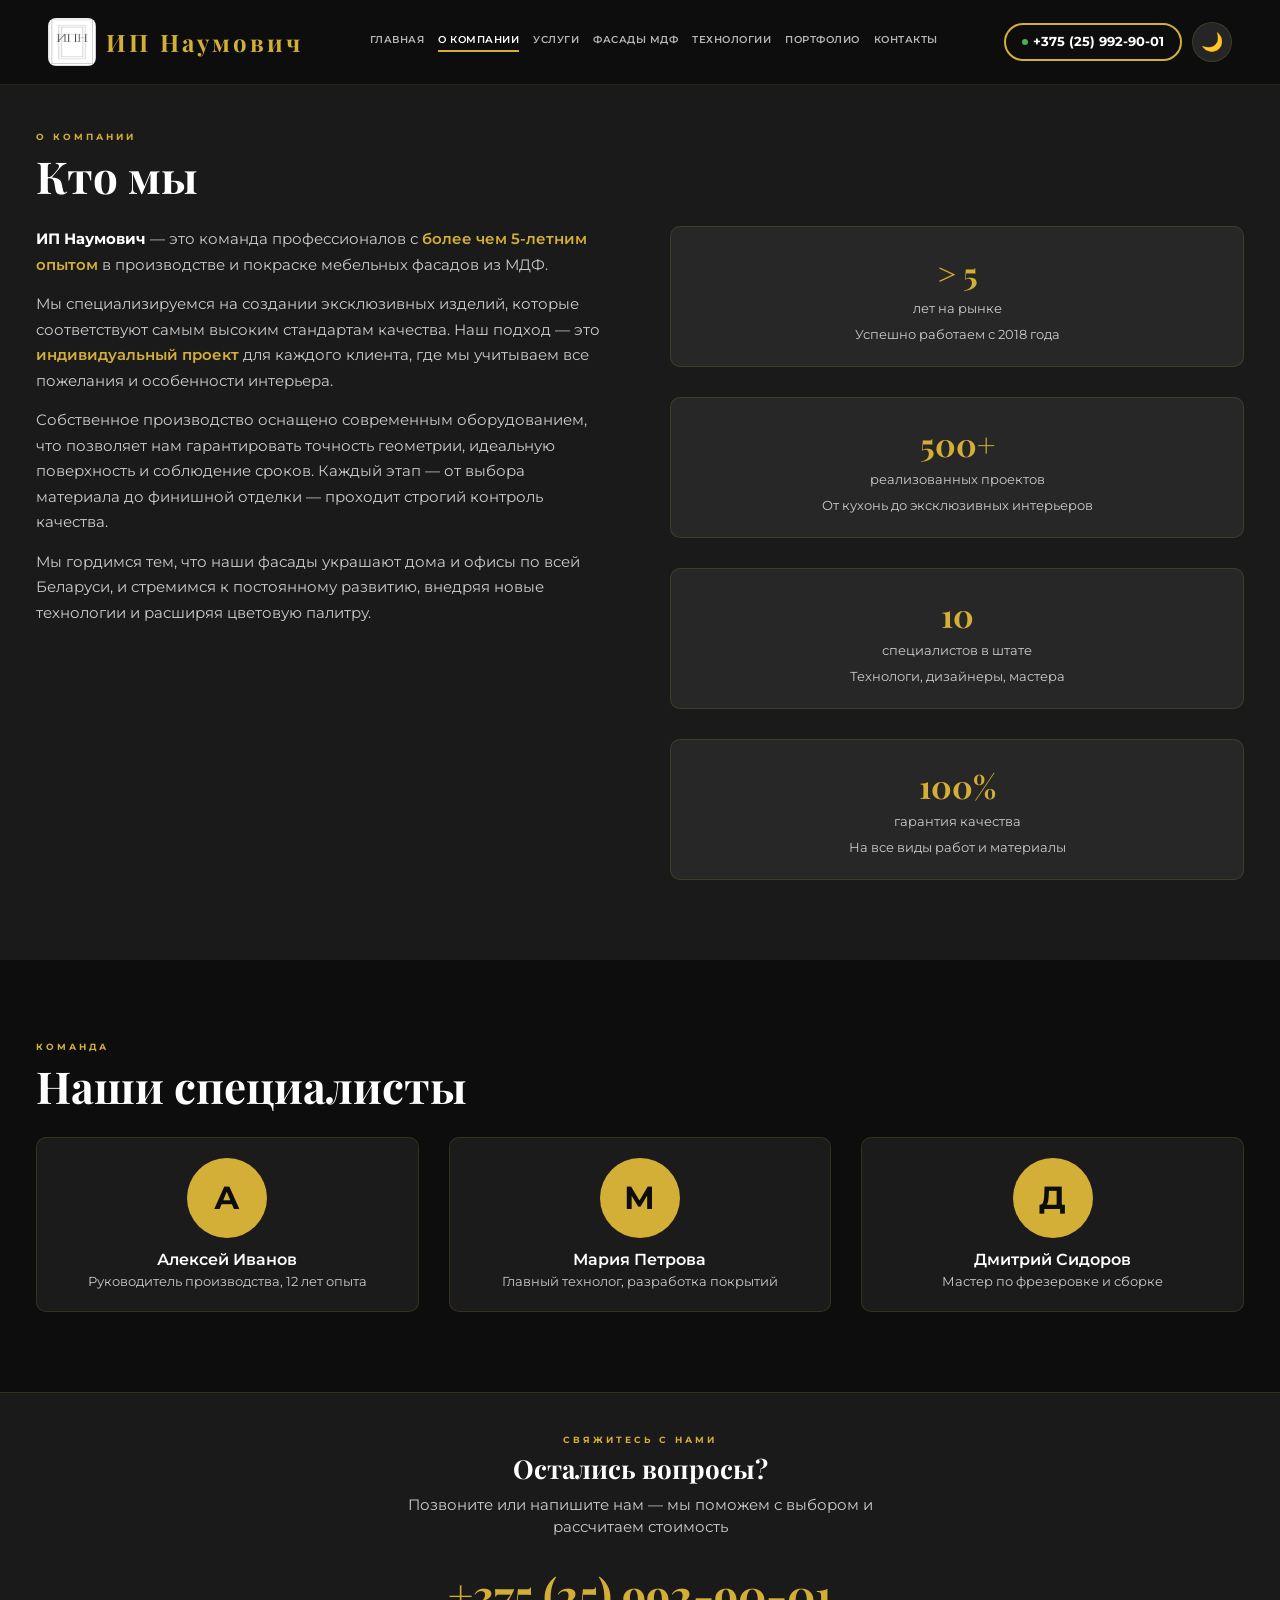
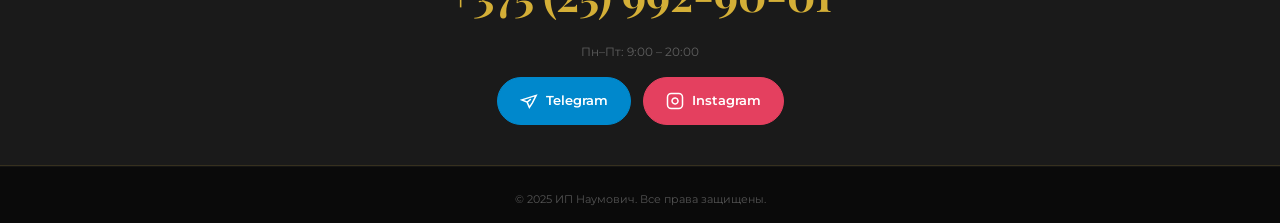
<file: about.html>
<!DOCTYPE html>
<html lang="ru">

<head>
    <meta charset="UTF-8">
    <meta name="viewport" content="width=device-width, initial-scale=1.0, viewport-fit=cover">
    <meta name="theme-color" content="#0d0d0d">
    <meta name="format-detection" content="telephone=no">
    <meta name="mobile-web-app-capable" content="yes">
    <meta name="apple-mobile-web-app-capable" content="yes">
    <meta name="apple-mobile-web-app-status-bar-style" content="black-translucent">
    <meta name="description" content="О компании ИП Наумович — команда профессионалов с более чем 5-летним опытом в производстве и покраске мебельных фасадов из МДФ.">
    <title>О компании | ИП Наумович</title>

    <link rel="preconnect" href="https://fonts.googleapis.com">
    <link rel="preconnect" href="https://fonts.gstatic.com" crossorigin>
    <link href="https://fonts.googleapis.com/css2?family=Montserrat:wght@400;500;600;700;800&family=Playfair+Display:wght@400;600;700&display=swap" rel="stylesheet">
    <link rel="icon" type="image/jpeg" href="image/logo.jpg">
    <link rel="shortcut icon" type="image/jpeg" href="image/logo.jpg">
    <link rel="apple-touch-icon" href="image/logo.jpg">
    <script>
        if (localStorage.getItem('vintazh100-theme') === 'light') {
            document.body.classList.add('light-theme')
        }
    </script>
    <link rel="stylesheet" href="css/style.css">
</head>

<body>

    <!-- ===== HEADER ===== -->
    <header class="header" id="header">
        <a href="index.html" class="header-logo" aria-label="ИП Наумович — на главную">
            <img src="image/logo.jpg" alt="Логотип ИП Наумович" class="header-logo-img">
            <span class="header-logo-text">ИП<span> Наумович</span></span>
        </a>

        <nav class="header-nav" aria-label="Основная навигация">
            <a href="index.html">Главная</a>
            <a href="about.html" class="active">О компании</a>
            <a href="services.html">Услуги</a>
            <a href="mdf.html">Фасады МДФ</a>
            <a href="technology.html">Технологии</a>
            <a href="portfolio.html">Портфолио</a>
            <a href="contacts.html">Контакты</a>
        </nav>

        <div class="header-actions">
            <a href="tel:+375259929001" class="header-phone" aria-label="Позвонить +375 25 992 90 01">
                <span class="header-phone-dot" aria-hidden="true"></span>
                <span>+375 (25) 992-90-01</span>
            </a>
            <button class="theme-toggle" id="themeToggle" aria-label="Переключить тему">🌙</button>
            <button class="burger" id="burger" aria-label="Открыть меню" aria-expanded="false" aria-controls="mobileMenu">
                <span></span><span></span><span></span>
            </button>
        </div>
    </header>

    <!-- ===== МОБИЛЬНОЕ МЕНЮ ===== -->
    <div class="mobile-overlay" id="mobileOverlay" aria-hidden="true"></div>
    <nav class="mobile-menu" id="mobileMenu" aria-label="Мобильная навигация" aria-hidden="true">
        <a href="index.html">Главная</a>
        <a href="about.html" class="active">О компании</a>
        <a href="services.html">Услуги</a>
        <a href="mdf.html">Фасады МДФ</a>
        <a href="technology.html">Технологии</a>
        <a href="portfolio.html">Портфолио</a>
        <a href="contacts.html">Контакты</a>
        <a href="tel:+375259929001" class="mobile-menu-phone">
            <svg width="18" height="18" viewBox="0 0 24 24" fill="none" stroke="currentColor" stroke-width="2" aria-hidden="true"><path d="M22 16.92v3a2 2 0 01-2.18 2 19.79 19.79 0 01-8.63-3.07 19.5 19.5 0 01-6-6 19.79 19.79 0 01-3.07-8.67A2 2 0 014.11 2h3a2 2 0 012 1.72 12.84 12.84 0 00.7 2.81 2 2 0 01-.45 2.11L8.09 9.91a16 16 0 006 6l1.27-1.27a2 2 0 012.11-.45 12.84 12.84 0 002.81.7A2 2 0 0122 16.92z"/></svg>            Позвонить
        </a>
    </nav>

    <!-- ===== ABOUT PAGE ===== -->
    <section class="section section-dark">
        <div class="container">
            <div class="section-label">О компании</div>
            <h2 class="section-title">Кто мы</h2>
            <div class="about-content">
                <div class="about-text">
                    <p><strong>ИП Наумович</strong> — это команда профессионалов с <span class="highlight">более чем 5-летним опытом</span> в производстве и покраске мебельных фасадов из МДФ.</p>
                    <p>Мы специализируемся на создании эксклюзивных изделий, которые соответствуют самым высоким стандартам качества. Наш подход — это <span class="highlight">индивидуальный проект</span> для каждого клиента, где мы учитываем все пожелания
                        и особенности интерьера.</p>
                    <p>Собственное производство оснащено современным оборудованием, что позволяет нам гарантировать точность геометрии, идеальную поверхность и соблюдение сроков. Каждый этап — от выбора материала до финишной отделки — проходит строгий контроль
                        качества.
                    </p>
                    <p>Мы гордимся тем, что наши фасады украшают дома и офисы по всей Беларуси, и стремимся к постоянному развитию, внедряя новые технологии и расширяя цветовую палитру.</p>
                </div>
                <div class="about-side">
                    <div class="stat-block">
                        <div class="number">&gt; 5</div>
                        <div class="label">лет на рынке</div>
                        <div class="desc">Успешно работаем с 2018 года</div>
                    </div>
                    <div class="stat-block">
                        <div class="number">500+</div>
                        <div class="label">реализованных проектов</div>
                        <div class="desc">От кухонь до эксклюзивных интерьеров</div>
                    </div>
                    <div class="stat-block">
                        <div class="number">10</div>
                        <div class="label">специалистов в штате</div>
                        <div class="desc">Технологи, дизайнеры, мастера</div>
                    </div>
                    <div class="stat-block">
                        <div class="number">100%</div>
                        <div class="label">гарантия качества</div>
                        <div class="desc">На все виды работ и материалы</div>
                    </div>
                </div>
            </div>
        </div>
    </section>

    <!-- ===== TEAM ===== -->
    <section class="section section-darker">
        <div class="container">
            <div class="section-label">Команда</div>
            <h2 class="section-title">Наши специалисты</h2>
            <div class="team-grid">
                <div class="team-card">
                    <div class="avatar" aria-hidden="true">А</div>
                    <h4>Алексей Иванов</h4>
                    <p>Руководитель производства, 12 лет опыта</p>
                </div>
                <div class="team-card">
                    <div class="avatar" aria-hidden="true">М</div>
                    <h4>Мария Петрова</h4>
                    <p>Главный технолог, разработка покрытий</p>
                </div>
                <div class="team-card">
                    <div class="avatar" aria-hidden="true">Д</div>
                    <h4>Дмитрий Сидоров</h4>
                    <p>Мастер по фрезеровке и сборке</p>
                </div>
            </div>
        </div>
    </section>

    <!-- ===== CONTACT ===== -->
    <section class="contact-section">
        <div class="container">
            <div class="section-label">Свяжитесь с нами</div>
            <h2 class="section-title">Остались вопросы?</h2>
            <p style="color:var(--gray); font-size:15px; max-width:500px; margin:0 auto 10px;">Позвоните или напишите нам — мы поможем с выбором и рассчитаем стоимость</p>
            <a href="tel:+375259929001" class="contact-phone">+375 (25) 992-90-01</a>
            <p style="color:rgba(255,255,255,0.3); font-size:12px; margin-bottom:16px;">Пн–Пт: 9:00 – 20:00</p>
            <div class="contact-messengers">
                <a href="https://t.me/+375259929001" class="messenger-btn telegram" target="_blank" rel="noopener">
                    <svg viewBox="0 0 24 24" fill="none" stroke="currentColor" stroke-width="2" aria-hidden="true"><path d="M21.5 4.5L2.5 10.5L9.5 13.5L12.5 20.5L16.5 14.5L21.5 4.5Z"/><path d="M9.5 13.5L14.5 9.5"/></svg> Telegram
                </a>
                <a href="https://www.instagram.com/ИП Наумович" class="messenger-btn instagram" target="_blank" rel="noopener">
                    <svg viewBox="0 0 24 24" fill="none" stroke="currentColor" stroke-width="2" aria-hidden="true"><rect x="2" y="2" width="20" height="20" rx="5" ry="5"/><path d="M16 11.37A4 4 0 1 1 12.63 8 4 4 0 0 1 16 11.37z"/><line x1="17.5" y1="6.5" x2="17.51" y2="6.5"/></svg>                    Instagram
                </a>
            </div>
        </div>
    </section>

    <!-- ===== FOOTER ===== -->
    <footer class="footer">
        <div>© 2025 ИП Наумович. Все права защищены.</div>
    </footer>

    <script src="js/script.js"></script>
</body>

</html>
</file>
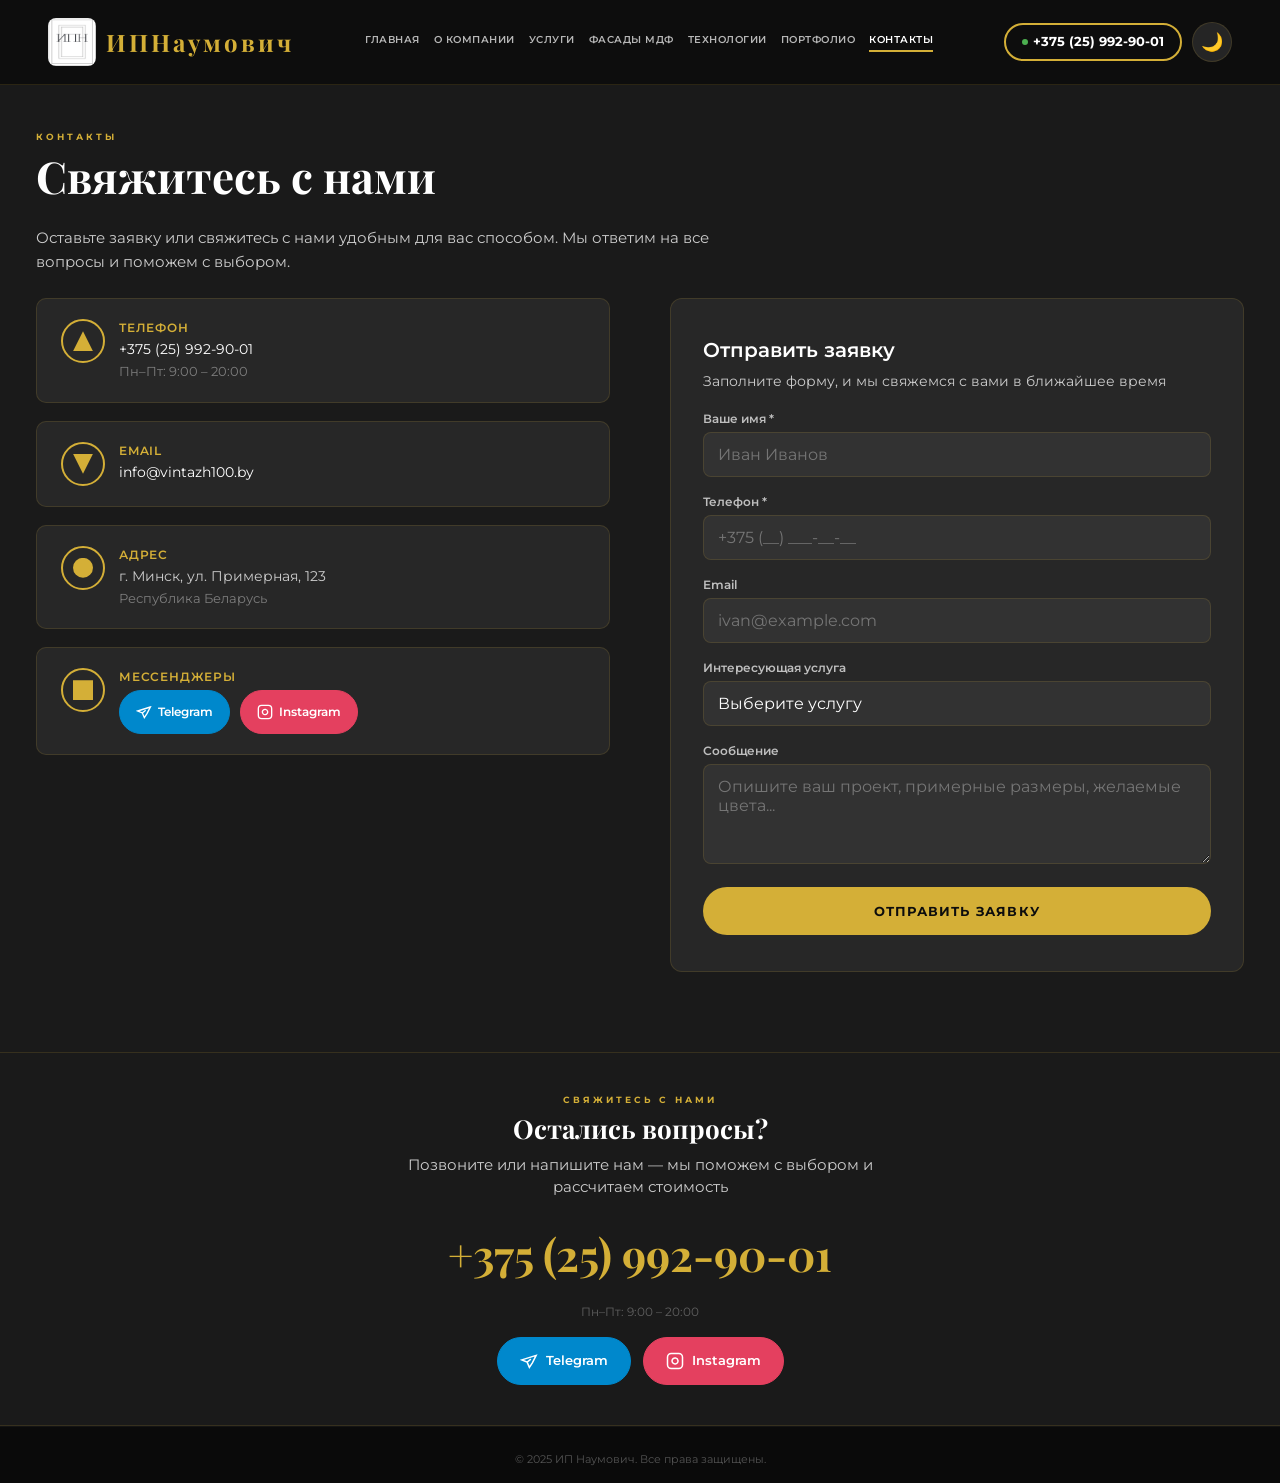
<file: contacts.html>
<!DOCTYPE html>
<html lang="ru">

<head>
    <meta charset="UTF-8">
    <meta name="viewport" content="width=device-width, initial-scale=1.0, viewport-fit=cover">
    <meta name="theme-color" content="#0d0d0d">
    <meta name="format-detection" content="telephone=no">
    <meta name="mobile-web-app-capable" content="yes">
    <meta name="apple-mobile-web-app-capable" content="yes">
    <meta name="apple-mobile-web-app-status-bar-style" content="black-translucent">
    <meta name="description" content="Контакты ИП Наумович — Минск, ул. Примерная 123. Телефон +375 (25) 992-90-01. Оставьте заявку и мы свяжемся с вами.">
    <title>Контакты | ИП Наумович</title>

    <link rel="preconnect" href="https://fonts.googleapis.com">
    <link rel="preconnect" href="https://fonts.gstatic.com" crossorigin>
    <link href="https://fonts.googleapis.com/css2?family=Montserrat:wght@400;500;600;700;800&family=Playfair+Display:wght@400;600;700&display=swap" rel="stylesheet">
    <link rel="icon" type="image/jpeg" href="image/logo.jpg">
    <link rel="shortcut icon" type="image/jpeg" href="image/logo.jpg">
    <link rel="apple-touch-icon" href="image/logo.jpg">
    <script>
        if (localStorage.getItem('vintazh100-theme') === 'light') {
            document.body.classList.add('light-theme')
        }
    </script>
    <link rel="stylesheet" href="css/style.css">
</head>

<body>

    <!-- ===== HEADER ===== -->
    <header class="header" id="header">
        <a href="index.html" class="header-logo" aria-label="ИП Наумович — на главную">
            <img src="image/logo.jpg" alt="Логотип ИП Наумович" class="header-logo-img">
            <span class="header-logo-text">ИП<span>Наумович</span></span>
        </a>

        <nav class="header-nav" aria-label="Основная навигация">
            <a href="index.html">Главная</a>
            <a href="about.html">О компании</a>
            <a href="services.html">Услуги</a>
            <a href="mdf.html">Фасады МДФ</a>
            <a href="technology.html">Технологии</a>
            <a href="portfolio.html">Портфолио</a>
            <a href="contacts.html" class="active">Контакты</a>
        </nav>

        <div class="header-actions">
            <a href="tel:+375259929001" class="header-phone" aria-label="Позвонить +375 25 992 90 01">
                <span class="header-phone-dot" aria-hidden="true"></span>
                <span>+375 (25) 992-90-01</span>
            </a>
            <button class="theme-toggle" id="themeToggle" aria-label="Переключить тему">🌙</button>
            <button class="burger" id="burger" aria-label="Открыть меню" aria-expanded="false" aria-controls="mobileMenu">
                <span></span><span></span><span></span>
            </button>
        </div>
    </header>

    <!-- ===== МОБИЛЬНОЕ МЕНЮ ===== -->
    <div class="mobile-overlay" id="mobileOverlay" aria-hidden="true"></div>
    <nav class="mobile-menu" id="mobileMenu" aria-label="Мобильная навигация" aria-hidden="true">
        <a href="index.html">Главная</a>
        <a href="about.html">О компании</a>
        <a href="services.html">Услуги</a>
        <a href="mdf.html">Фасады МДФ</a>
        <a href="technology.html">Технологии</a>
        <a href="portfolio.html">Портфолио</a>
        <a href="contacts.html" class="active">Контакты</a>
        <a href="tel:+375259929001" class="mobile-menu-phone">
            <svg width="18" height="18" viewBox="0 0 24 24" fill="none" stroke="currentColor" stroke-width="2" aria-hidden="true"><path d="M22 16.92v3a2 2 0 01-2.18 2 19.79 19.79 0 01-8.63-3.07 19.5 19.5 0 01-6-6 19.79 19.79 0 01-3.07-8.67A2 2 0 014.11 2h3a2 2 0 012 1.72 12.84 12.84 0 00.7 2.81 2 2 0 01-.45 2.11L8.09 9.91a16 16 0 006 6l1.27-1.27a2 2 0 012.11-.45 12.84 12.84 0 002.81.7A2 2 0 0122 16.92z"/></svg>            Позвонить
        </a>
    </nav>

    <!-- ===== CONTACTS PAGE ===== -->
    <section class="section section-dark">
        <div class="container">
            <div class="section-label">Контакты</div>
            <h2 class="section-title">Свяжитесь с нами</h2>
            <p class="section-sub">Оставьте заявку или свяжитесь с нами удобным для вас способом. Мы ответим на все вопросы и поможем с выбором.</p>

            <div class="contact-grid">
                <div class="info-block">
                    <div class="info-item">
                        <div class="icon" aria-hidden="true"></div>
                        <div class="text">
                            <h4>Телефон</h4>
                            <p><a href="tel:+375259929001">+375 (25) 992-90-01</a></p>
                            <p style="font-size:13px; color:rgba(255,255,255,0.4); margin-top:2px;">Пн–Пт: 9:00 – 20:00</p>
                        </div>
                    </div>
                    <div class="info-item">
                        <div class="icon" aria-hidden="true"></div>
                        <div class="text">
                            <h4>Email</h4>
                            <p><a href="mailto:info@vintazh100.by">info@vintazh100.by</a></p>
                        </div>
                    </div>
                    <div class="info-item">
                        <div class="icon" aria-hidden="true"></div>
                        <div class="text">
                            <h4>Адрес</h4>
                            <p>г. Минск, ул. Примерная, 123</p>
                            <p style="font-size:13px; color:rgba(255,255,255,0.4); margin-top:2px;">Республика Беларусь</p>
                        </div>
                    </div>
                    <div class="info-item">
                        <div class="icon" aria-hidden="true"></div>
                        <div class="text">
                            <h4>Мессенджеры</h4>
                            <div class="social-links">
                                <a href="https://t.me/+375259929001" class="social-link telegram" target="_blank" rel="noopener">
                                    <svg viewBox="0 0 24 24" fill="none" stroke="currentColor" stroke-width="2" aria-hidden="true"><path d="M21.5 4.5L2.5 10.5L9.5 13.5L12.5 20.5L16.5 14.5L21.5 4.5Z"/><path d="M9.5 13.5L14.5 9.5"/></svg> Telegram
                                </a>
                                <a href="https://www.instagram.com/" class="social-link instagram" target="_blank" rel="noopener">
                                    <svg viewBox="0 0 24 24" fill="none" stroke="currentColor" stroke-width="2" aria-hidden="true"><rect x="2" y="2" width="20" height="20" rx="5" ry="5"/><path d="M16 11.37A4 4 0 1 1 12.63 8 4 4 0 0 1 16 11.37z"/><line x1="17.5" y1="6.5" x2="17.51" y2="6.5"/></svg>                                    Instagram
                                </a>
                            </div>
                        </div>
                    </div>
                </div>

                <div class="form-block">
                    <h3>Отправить заявку</h3>
                    <div class="form-sub">Заполните форму, и мы свяжемся с вами в ближайшее время</div>
                    <form id="contactForm" novalidate>
                        <div class="form-group">
                            <label for="name">Ваше имя *</label>
                            <input type="text" id="name" name="name" placeholder="Иван Иванов" required autocomplete="name">
                        </div>
                        <div class="form-group">
                            <label for="phone">Телефон *</label>
                            <input type="tel" id="phone" name="phone" placeholder="+375 (__) ___-__-__" required autocomplete="tel" inputmode="tel">
                        </div>
                        <div class="form-group">
                            <label for="email">Email</label>
                            <input type="email" id="email" name="email" placeholder="ivan@example.com" autocomplete="email" inputmode="email">
                        </div>
                        <div class="form-group">
                            <label for="service">Интересующая услуга</label>
                            <select id="service" name="service">
                                <option value="">Выберите услугу</option>
                                <option value="kitchen">Кухонные фасады</option>
                                <option value="wardrobe">Шкафы-купе</option>
                                <option value="doors">Межкомнатные двери</option>
                                <option value="furniture">Мягкая мебель</option>
                                <option value="other">Другое</option>
                            </select>
                        </div>
                        <div class="form-group">
                            <label for="message">Сообщение</label>
                            <textarea id="message" name="message" placeholder="Опишите ваш проект, примерные размеры, желаемые цвета..."></textarea>
                        </div>
                        <button type="submit" class="btn-submit">Отправить заявку</button>
                    </form>
                </div>
            </div>
        </div>
    </section>

    <!-- ===== CONTACT BANNER ===== -->
    <section class="contact-section">
        <div class="container">
            <div class="section-label">Свяжитесь с нами</div>
            <h2 class="section-title">Остались вопросы?</h2>
            <p style="color:var(--gray); font-size:15px; max-width:500px; margin:0 auto 10px;">Позвоните или напишите нам — мы поможем с выбором и рассчитаем стоимость</p>
            <a href="tel:+375259929001" class="contact-phone">+375 (25) 992-90-01</a>
            <p style="color:rgba(255,255,255,0.3); font-size:12px; margin-bottom:16px;">Пн–Пт: 9:00 – 20:00</p>
            <div class="contact-messengers">
                <a href="https://t.me/+375259929001" class="messenger-btn telegram" target="_blank" rel="noopener">
                    <svg viewBox="0 0 24 24" fill="none" stroke="currentColor" stroke-width="2" aria-hidden="true"><path d="M21.5 4.5L2.5 10.5L9.5 13.5L12.5 20.5L16.5 14.5L21.5 4.5Z"/><path d="M9.5 13.5L14.5 9.5"/></svg> Telegram
                </a>
                <a href="https://www.instagram.com/" class="messenger-btn instagram" target="_blank" rel="noopener">
                    <svg viewBox="0 0 24 24" fill="none" stroke="currentColor" stroke-width="2" aria-hidden="true"><rect x="2" y="2" width="20" height="20" rx="5" ry="5"/><path d="M16 11.37A4 4 0 1 1 12.63 8 4 4 0 0 1 16 11.37z"/><line x1="17.5" y1="6.5" x2="17.51" y2="6.5"/></svg>                    Instagram
                </a>
            </div>
        </div>
    </section>

    <!-- ===== FOOTER ===== -->
    <footer class="footer">
        <div class="footer-inner">
            <div>© 2025 ИП Наумович. Все права защищены.</div>
        </div>
    </footer>

    <script src="js/script.js"></script>
</body>

</html>
</file>
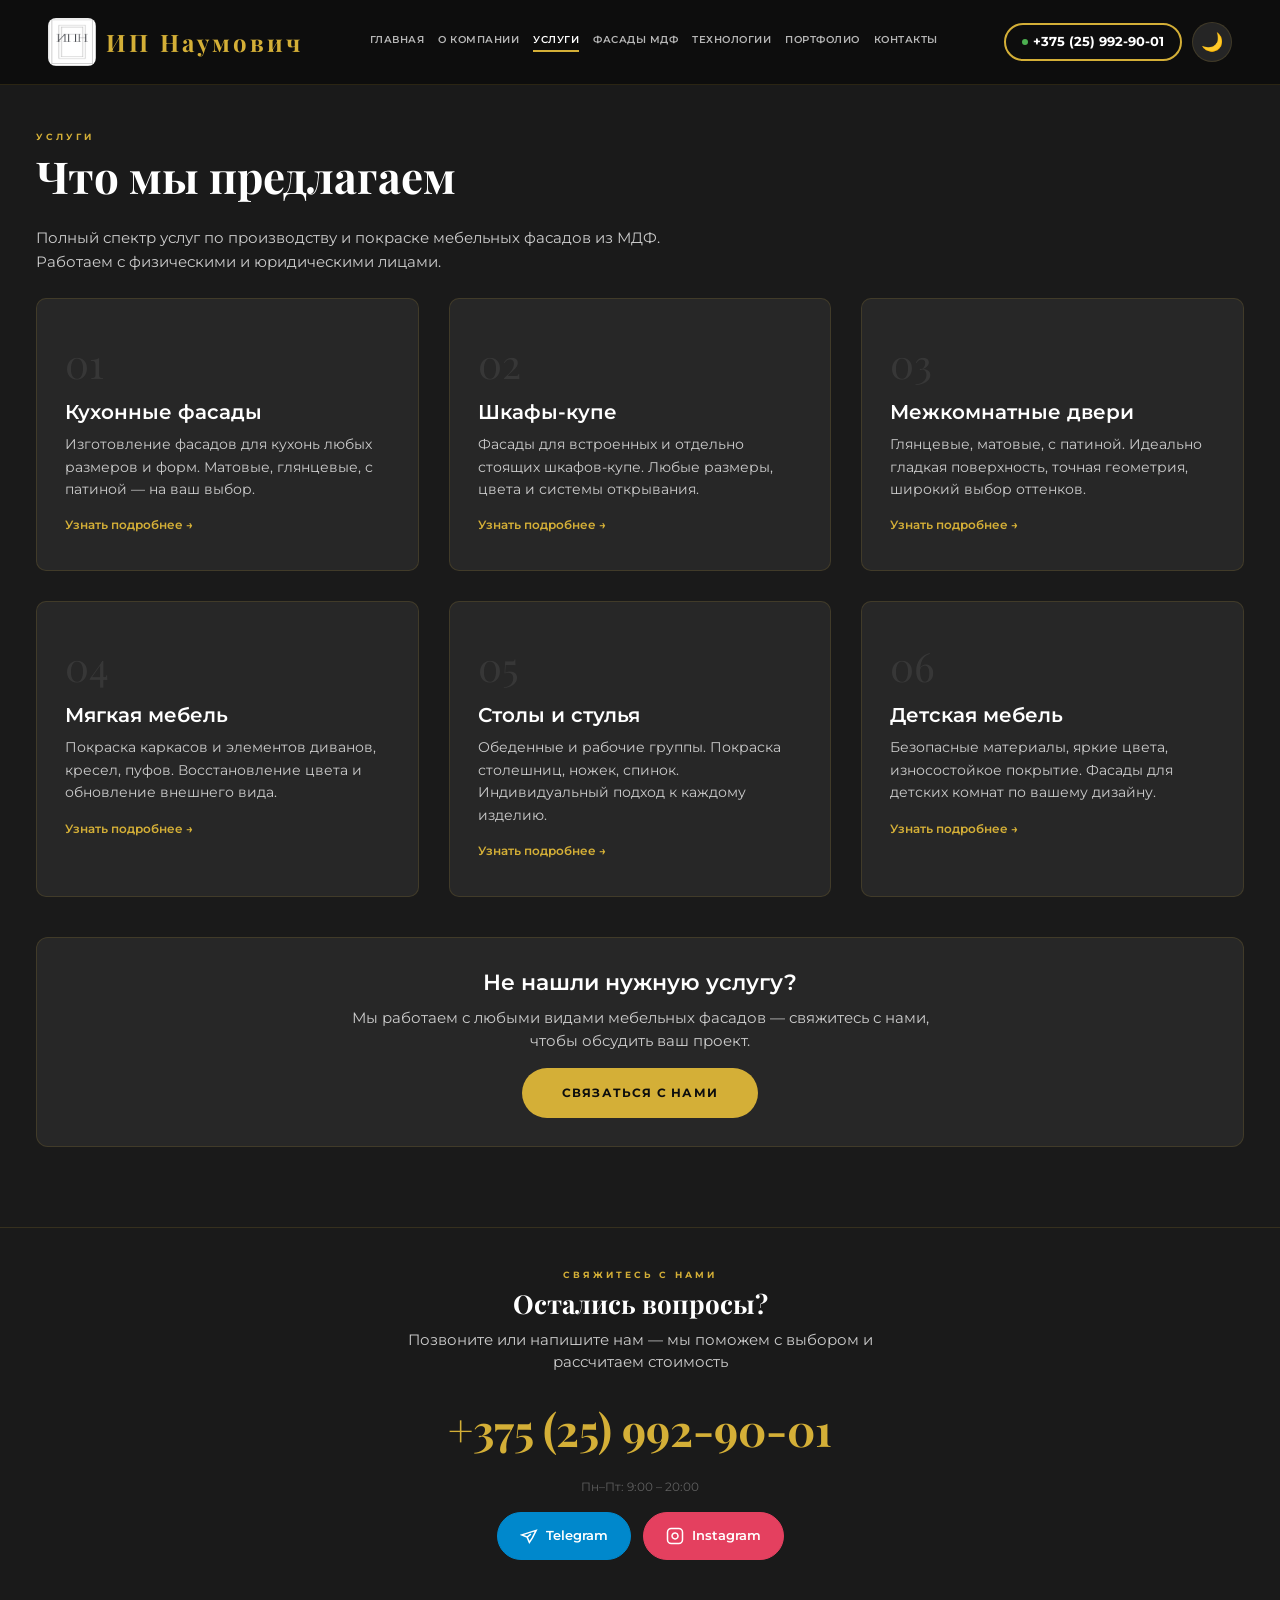
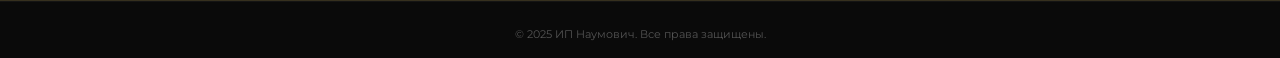
<file: services.html>
<!DOCTYPE html>
<html lang="ru">

<head>
    <meta charset="UTF-8">
    <meta name="viewport" content="width=device-width, initial-scale=1.0, viewport-fit=cover">
    <meta name="theme-color" content="#0d0d0d">
    <meta name="format-detection" content="telephone=no">
    <meta name="mobile-web-app-capable" content="yes">
    <meta name="apple-mobile-web-app-capable" content="yes">
    <meta name="apple-mobile-web-app-status-bar-style" content="black-translucent">
    <meta name="description" content="Услуги ИП Наумович — полный спектр услуг по производству и покраске мебельных фасадов из МДФ: кухни, шкафы-купе, двери, мягкая мебель.">
    <title>Услуги | ИП Наумович</title>

    <link rel="preconnect" href="https://fonts.googleapis.com">
    <link rel="preconnect" href="https://fonts.gstatic.com" crossorigin>
    <link href="https://fonts.googleapis.com/css2?family=Montserrat:wght@400;500;600;700;800&family=Playfair+Display:wght@400;600;700&display=swap" rel="stylesheet">
    <link rel="icon" type="image/jpeg" href="image/logo.jpg">
    <link rel="shortcut icon" type="image/jpeg" href="image/logo.jpg">
    <link rel="apple-touch-icon" href="image/logo.jpg">
    <script>
        if (localStorage.getItem('vintazh100-theme') === 'light') {
            document.body.classList.add('light-theme')
        }
    </script>
    <link rel="stylesheet" href="css/style.css">
</head>

<body>

    <!-- ===== HEADER ===== -->
    <header class="header" id="header">
        <a href="index.html" class="header-logo" aria-label="ИП Наумович — на главную">
            <img src="image/logo.jpg" alt="Логотип ИП Наумович" class="header-logo-img">
            <span class="header-logo-text">ИП<span> Наумович</span></span>
        </a>

        <nav class="header-nav" aria-label="Основная навигация">
            <a href="index.html">Главная</a>
            <a href="about.html">О компании</a>
            <a href="services.html" class="active">Услуги</a>
            <a href="mdf.html">Фасады МДФ</a>
            <a href="technology.html">Технологии</a>
            <a href="portfolio.html">Портфолио</a>
            <a href="contacts.html">Контакты</a>
        </nav>

        <div class="header-actions">
            <a href="tel:+375259929001" class="header-phone" aria-label="Позвонить +375 25 992 90 01">
                <span class="header-phone-dot" aria-hidden="true"></span>
                <span>+375 (25) 992-90-01</span>
            </a>
            <button class="theme-toggle" id="themeToggle" aria-label="Переключить тему">🌙</button>
            <button class="burger" id="burger" aria-label="Открыть меню" aria-expanded="false" aria-controls="mobileMenu">
                <span></span><span></span><span></span>
            </button>
        </div>
    </header>

    <!-- ===== МОБИЛЬНОЕ МЕНЮ ===== -->
    <div class="mobile-overlay" id="mobileOverlay" aria-hidden="true"></div>
    <nav class="mobile-menu" id="mobileMenu" aria-label="Мобильная навигация" aria-hidden="true">
        <a href="index.html">Главная</a>
        <a href="about.html">О компании</a>
        <a href="services.html" class="active">Услуги</a>
        <a href="mdf.html">Фасады МДФ</a>
        <a href="technology.html">Технологии</a>
        <a href="portfolio.html">Портфолио</a>
        <a href="contacts.html">Контакты</a>
        <a href="tel:+375259929001" class="mobile-menu-phone">
            <svg width="18" height="18" viewBox="0 0 24 24" fill="none" stroke="currentColor" stroke-width="2" aria-hidden="true"><path d="M22 16.92v3a2 2 0 01-2.18 2 19.79 19.79 0 01-8.63-3.07 19.5 19.5 0 01-6-6 19.79 19.79 0 01-3.07-8.67A2 2 0 014.11 2h3a2 2 0 012 1.72 12.84 12.84 0 00.7 2.81 2 2 0 01-.45 2.11L8.09 9.91a16 16 0 006 6l1.27-1.27a2 2 0 012.11-.45 12.84 12.84 0 002.81.7A2 2 0 0122 16.92z"/></svg>            Позвонить
        </a>
    </nav>

    <!-- ===== SERVICES PAGE ===== -->
    <section class="section section-dark">
        <div class="container">
            <div class="section-label">Услуги</div>
            <h2 class="section-title">Что мы предлагаем</h2>
            <p class="section-sub">Полный спектр услуг по производству и покраске мебельных фасадов из МДФ. Работаем с физическими и юридическими лицами.</p>

            <div class="services-grid">
                <div class="service-card">
                    <div class="num">01</div>
                    <h3>Кухонные фасады</h3>
                    <div class="desc">Изготовление фасадов для кухонь любых размеров и форм. Матовые, глянцевые, с патиной — на ваш выбор.</div>
                    <a href="contacts.html" class="details">Узнать подробнее →</a>
                </div>
                <div class="service-card">
                    <div class="num">02</div>
                    <h3>Шкафы-купе</h3>
                    <div class="desc">Фасады для встроенных и отдельно стоящих шкафов-купе. Любые размеры, цвета и системы открывания.</div>
                    <a href="contacts.html" class="details">Узнать подробнее →</a>
                </div>
                <div class="service-card">
                    <div class="num">03</div>
                    <h3>Межкомнатные двери</h3>
                    <div class="desc">Глянцевые, матовые, с патиной. Идеально гладкая поверхность, точная геометрия, широкий выбор оттенков.</div>
                    <a href="contacts.html" class="details">Узнать подробнее →</a>
                </div>
                <div class="service-card">
                    <div class="num">04</div>
                    <h3>Мягкая мебель</h3>
                    <div class="desc">Покраска каркасов и элементов диванов, кресел, пуфов. Восстановление цвета и обновление внешнего вида.</div>
                    <a href="contacts.html" class="details">Узнать подробнее →</a>
                </div>
                <div class="service-card">
                    <div class="num">05</div>
                    <h3>Столы и стулья</h3>
                    <div class="desc">Обеденные и рабочие группы. Покраска столешниц, ножек, спинок. Индивидуальный подход к каждому изделию.</div>
                    <a href="contacts.html" class="details">Узнать подробнее →</a>
                </div>
                <div class="service-card">
                    <div class="num">06</div>
                    <h3>Детская мебель</h3>
                    <div class="desc">Безопасные материалы, яркие цвета, износостойкое покрытие. Фасады для детских комнат по вашему дизайну.</div>
                    <a href="contacts.html" class="details">Узнать подробнее →</a>
                </div>
            </div>

            <div style="background:var(--card-bg); border:1px solid var(--border); border-radius:12px; padding:28px 20px; text-align:center; margin-top:40px;">
                <h3 style="font-size:22px; font-weight:600; margin-bottom:8px;">Не нашли нужную услугу?</h3>
                <p style="color:var(--gray); font-size:15px; max-width:600px; margin:0 auto 16px;">Мы работаем с любыми видами мебельных фасадов — свяжитесь с нами, чтобы обсудить ваш проект.</p>
                <a href="contacts.html" class="btn btn-primary">Связаться с нами</a>
            </div>
        </div>
    </section>

    <!-- ===== CONTACT ===== -->
    <section class="contact-section">
        <div class="container">
            <div class="section-label">Свяжитесь с нами</div>
            <h2 class="section-title">Остались вопросы?</h2>
            <p style="color:var(--gray); font-size:15px; max-width:500px; margin:0 auto 10px;">Позвоните или напишите нам — мы поможем с выбором и рассчитаем стоимость</p>
            <a href="tel:+375259929001" class="contact-phone">+375 (25) 992-90-01</a>
            <p style="color:rgba(255,255,255,0.3); font-size:12px; margin-bottom:16px;">Пн–Пт: 9:00 – 20:00</p>
            <div class="contact-messengers">
                <a href="https://t.me/+375259929001" class="messenger-btn telegram" target="_blank" rel="noopener">
                    <svg viewBox="0 0 24 24" fill="none" stroke="currentColor" stroke-width="2" aria-hidden="true"><path d="M21.5 4.5L2.5 10.5L9.5 13.5L12.5 20.5L16.5 14.5L21.5 4.5Z"/><path d="M9.5 13.5L14.5 9.5"/></svg> Telegram
                </a>
                <a href="https://www.instagram.com/ИП Наумович" class="messenger-btn instagram" target="_blank" rel="noopener">
                    <svg viewBox="0 0 24 24" fill="none" stroke="currentColor" stroke-width="2" aria-hidden="true"><rect x="2" y="2" width="20" height="20" rx="5" ry="5"/><path d="M16 11.37A4 4 0 1 1 12.63 8 4 4 0 0 1 16 11.37z"/><line x1="17.5" y1="6.5" x2="17.51" y2="6.5"/></svg>                    Instagram
                </a>
            </div>
        </div>
    </section>

    <!-- ===== FOOTER ===== -->
    <footer class="footer">
        <div>© 2025 ИП Наумович. Все права защищены.</div>
    </footer>

    <script src="js/script.js"></script>
</body>

</html>
</file>
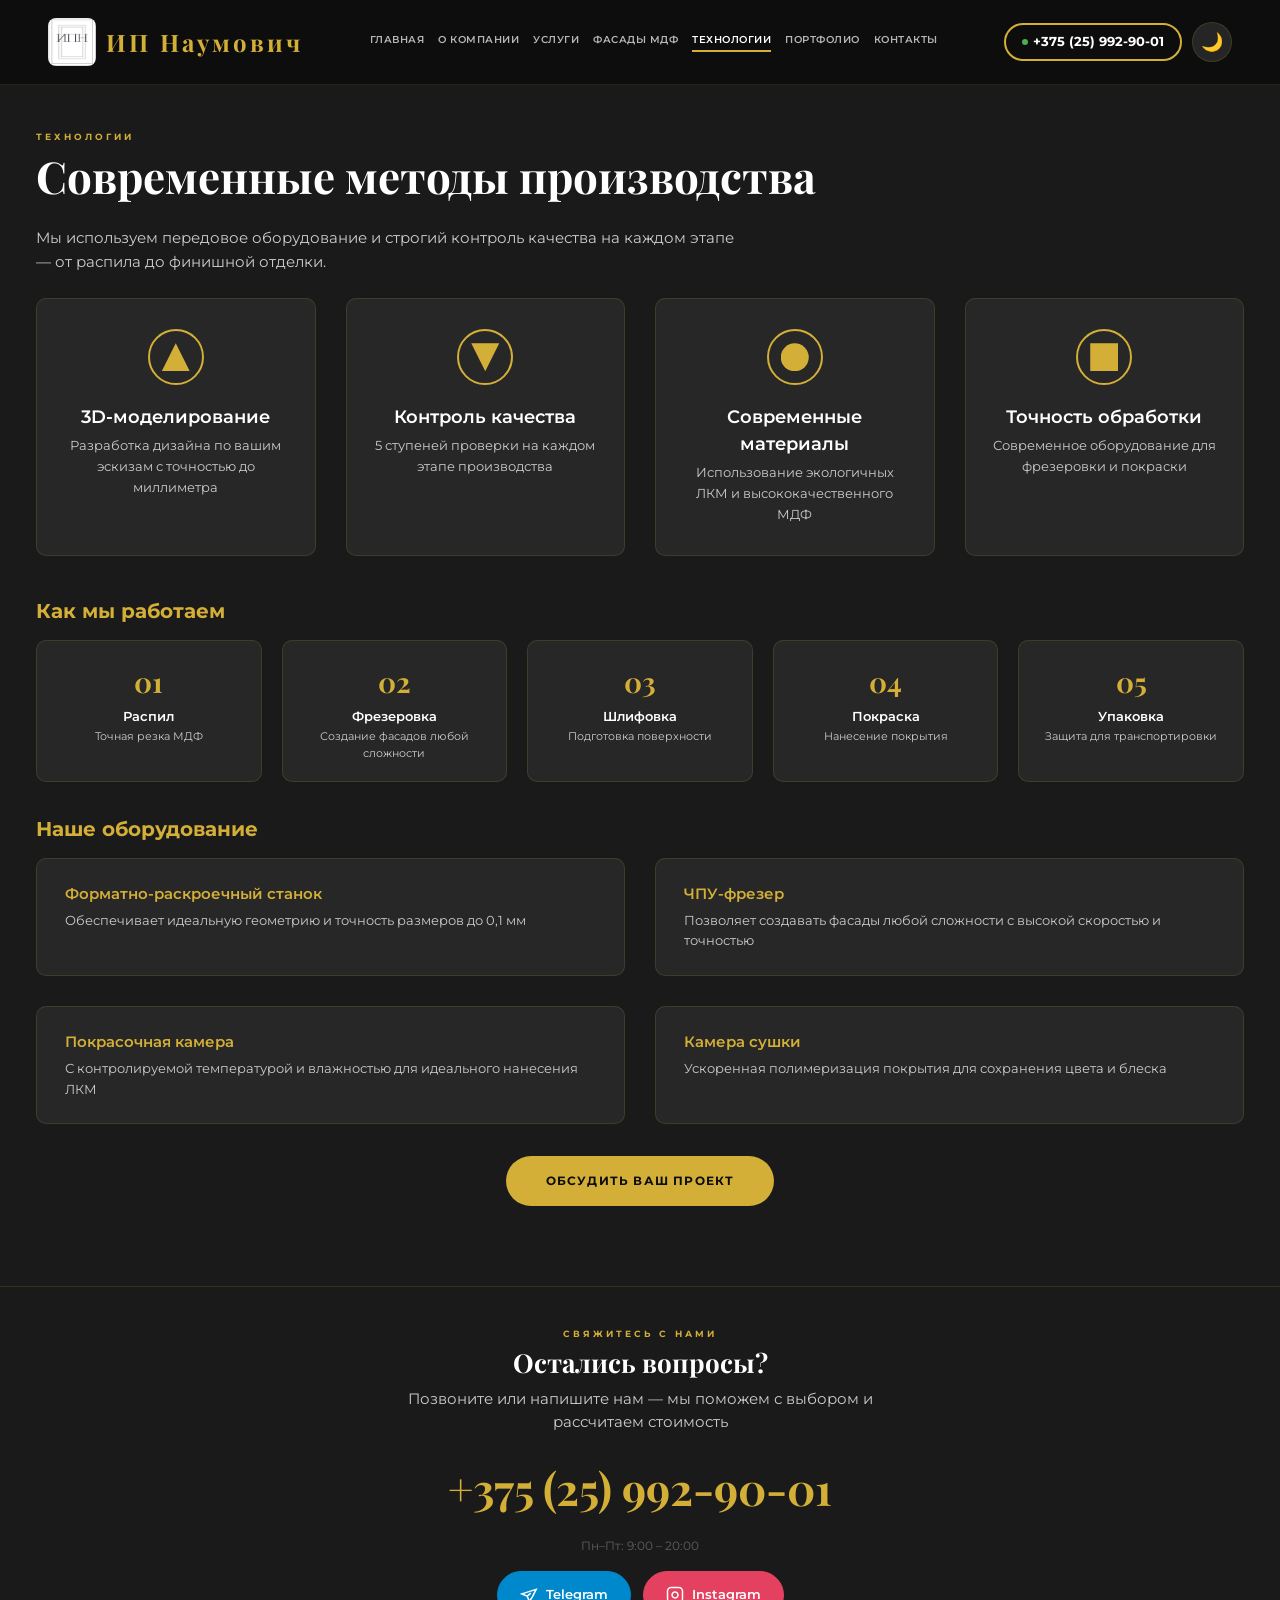
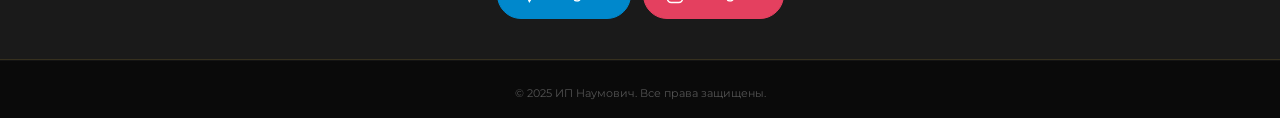
<file: technology.html>
<!DOCTYPE html>
<html lang="ru">

<head>
    <meta charset="UTF-8">
    <meta name="viewport" content="width=device-width, initial-scale=1.0, viewport-fit=cover">
    <meta name="theme-color" content="#0d0d0d">
    <meta name="format-detection" content="telephone=no">
    <meta name="mobile-web-app-capable" content="yes">
    <meta name="apple-mobile-web-app-capable" content="yes">
    <meta name="apple-mobile-web-app-status-bar-style" content="black-translucent">
    <meta name="description" content="Технологии производства ИП Наумович — современное оборудование, ЧПУ-фрезеровка, покрасочная камера, 5 ступеней контроля качества.">
    <title>Технологии | ИП Наумович</title>

    <link rel="preconnect" href="https://fonts.googleapis.com">
    <link rel="preconnect" href="https://fonts.gstatic.com" crossorigin>
    <link href="https://fonts.googleapis.com/css2?family=Montserrat:wght@400;500;600;700;800&family=Playfair+Display:wght@400;600;700&display=swap" rel="stylesheet">
    <link rel="icon" type="image/jpeg" href="image/logo.jpg">
    <link rel="shortcut icon" type="image/jpeg" href="image/logo.jpg">
    <link rel="apple-touch-icon" href="image/logo.jpg">
    <script>
        if (localStorage.getItem('vintazh100-theme') === 'light') {
            document.body.classList.add('light-theme')
        }
    </script>
    <link rel="stylesheet" href="css/style.css">
</head>

<body>

    <!-- ===== HEADER ===== -->
    <header class="header" id="header">
        <a href="index.html" class="header-logo" aria-label="ИП Наумович — на главную">
            <img src="image/logo.jpg" alt="Логотип ИП Наумович" class="header-logo-img">
            <span class="header-logo-text">ИП<span> Наумович</span></span>
        </a>

        <nav class="header-nav" aria-label="Основная навигация">
            <a href="index.html">Главная</a>
            <a href="about.html">О компании</a>
            <a href="services.html">Услуги</a>
            <a href="mdf.html">Фасады МДФ</a>
            <a href="technology.html" class="active">Технологии</a>
            <a href="portfolio.html">Портфолио</a>
            <a href="contacts.html">Контакты</a>
        </nav>

        <div class="header-actions">
            <a href="tel:+375259929001" class="header-phone" aria-label="Позвонить +375 25 992 90 01">
                <span class="header-phone-dot" aria-hidden="true"></span>
                <span>+375 (25) 992-90-01</span>
            </a>
            <button class="theme-toggle" id="themeToggle" aria-label="Переключить тему">🌙</button>
            <button class="burger" id="burger" aria-label="Открыть меню" aria-expanded="false" aria-controls="mobileMenu">
                <span></span><span></span><span></span>
            </button>
        </div>
    </header>

    <!-- ===== МОБИЛЬНОЕ МЕНЮ ===== -->
    <div class="mobile-overlay" id="mobileOverlay" aria-hidden="true"></div>
    <nav class="mobile-menu" id="mobileMenu" aria-label="Мобильная навигация" aria-hidden="true">
        <a href="index.html">Главная</a>
        <a href="about.html">О компании</a>
        <a href="services.html">Услуги</a>
        <a href="mdf.html">Фасады МДФ</a>
        <a href="technology.html" class="active">Технологии</a>
        <a href="portfolio.html">Портфолио</a>
        <a href="contacts.html">Контакты</a>
        <a href="tel:+375259929001" class="mobile-menu-phone">
            <svg width="18" height="18" viewBox="0 0 24 24" fill="none" stroke="currentColor" stroke-width="2" aria-hidden="true"><path d="M22 16.92v3a2 2 0 01-2.18 2 19.79 19.79 0 01-8.63-3.07 19.5 19.5 0 01-6-6 19.79 19.79 0 01-3.07-8.67A2 2 0 014.11 2h3a2 2 0 012 1.72 12.84 12.84 0 00.7 2.81 2 2 0 01-.45 2.11L8.09 9.91a16 16 0 006 6l1.27-1.27a2 2 0 012.11-.45 12.84 12.84 0 002.81.7A2 2 0 0122 16.92z"/></svg>            Позвонить
        </a>
    </nav>

    <!-- ===== TECHNOLOGY PAGE ===== -->
    <section class="section section-dark">
        <div class="container">
            <div class="section-label">Технологии</div>
            <h2 class="section-title">Современные методы производства</h2>
            <p class="section-sub">Мы используем передовое оборудование и строгий контроль качества на каждом этапе — от распила до финишной отделки.</p>

            <div class="tech-grid">
                <div class="tech-card">
                    <div class="icon"></div>
                    <h3>3D-моделирование</h3>
                    <p>Разработка дизайна по вашим эскизам с точностью до миллиметра</p>
                </div>
                <div class="tech-card">
                    <div class="icon"></div>
                    <h3>Контроль качества</h3>
                    <p>5 ступеней проверки на каждом этапе производства</p>
                </div>
                <div class="tech-card">
                    <div class="icon"></div>
                    <h3>Современные материалы</h3>
                    <p>Использование экологичных ЛКМ и высококачественного МДФ</p>
                </div>
                <div class="tech-card">
                    <div class="icon"></div>
                    <h3>Точность обработки</h3>
                    <p>Современное оборудование для фрезеровки и покраски</p>
                </div>
            </div>

            <h3 style="font-size:20px; margin-bottom:14px; color:var(--accent);">Как мы работаем</h3>
            <div class="process-grid">
                <div class="process-item">
                    <div class="num">01</div>
                    <h4>Распил</h4>
                    <p>Точная резка МДФ</p>
                </div>
                <div class="process-item">
                    <div class="num">02</div>
                    <h4>Фрезеровка</h4>
                    <p>Создание фасадов любой сложности</p>
                </div>
                <div class="process-item">
                    <div class="num">03</div>
                    <h4>Шлифовка</h4>
                    <p>Подготовка поверхности</p>
                </div>
                <div class="process-item">
                    <div class="num">04</div>
                    <h4>Покраска</h4>
                    <p>Нанесение покрытия</p>
                </div>
                <div class="process-item">
                    <div class="num">05</div>
                    <h4>Упаковка</h4>
                    <p>Защита для транспортировки</p>
                </div>
            </div>

            <h3 style="font-size:20px; margin-bottom:14px; color:var(--accent);">Наше оборудование</h3>
            <div class="equipment-grid">
                <div class="equipment-item">
                    <h4>Форматно-раскроечный станок</h4>
                    <p>Обеспечивает идеальную геометрию и точность размеров до 0,1 мм</p>
                </div>
                <div class="equipment-item">
                    <h4>ЧПУ-фрезер</h4>
                    <p>Позволяет создавать фасады любой сложности с высокой скоростью и точностью</p>
                </div>
                <div class="equipment-item">
                    <h4>Покрасочная камера</h4>
                    <p>С контролируемой температурой и влажностью для идеального нанесения ЛКМ</p>
                </div>
                <div class="equipment-item">
                    <h4>Камера сушки</h4>
                    <p>Ускоренная полимеризация покрытия для сохранения цвета и блеска</p>
                </div>
            </div>

            <div style="text-align:center; margin-top:32px;">
                <a href="contacts.html" class="btn btn-primary">Обсудить ваш проект</a>
            </div>
        </div>
    </section>

    <!-- ===== CONTACT ===== -->
    <section class="contact-section">
        <div class="container">
            <div class="section-label">Свяжитесь с нами</div>
            <h2 class="section-title">Остались вопросы?</h2>
            <p style="color:var(--gray); font-size:15px; max-width:500px; margin:0 auto 10px;">Позвоните или напишите нам — мы поможем с выбором и рассчитаем стоимость</p>
            <a href="tel:+375259929001" class="contact-phone">+375 (25) 992-90-01</a>
            <p style="color:rgba(255,255,255,0.3); font-size:12px; margin-bottom:16px;">Пн–Пт: 9:00 – 20:00</p>
            <div class="contact-messengers">
                <a href="https://t.me/+375259929001" class="messenger-btn telegram" target="_blank" rel="noopener">
                    <svg viewBox="0 0 24 24" fill="none" stroke="currentColor" stroke-width="2" aria-hidden="true"><path d="M21.5 4.5L2.5 10.5L9.5 13.5L12.5 20.5L16.5 14.5L21.5 4.5Z"/><path d="M9.5 13.5L14.5 9.5"/></svg> Telegram
                </a>
                <a href="https://www.instagram.com/ИП Наумович" class="messenger-btn instagram" target="_blank" rel="noopener">
                    <svg viewBox="0 0 24 24" fill="none" stroke="currentColor" stroke-width="2" aria-hidden="true"><rect x="2" y="2" width="20" height="20" rx="5" ry="5"/><path d="M16 11.37A4 4 0 1 1 12.63 8 4 4 0 0 1 16 11.37z"/><line x1="17.5" y1="6.5" x2="17.51" y2="6.5"/></svg>                    Instagram
                </a>
            </div>
        </div>
    </section>

    <!-- ===== FOOTER ===== -->
    <footer class="footer">
        <div>© 2025 ИП Наумович. Все права защищены.</div>
    </footer>

    <script src="js/script.js"></script>
</body>

</html>
</file>
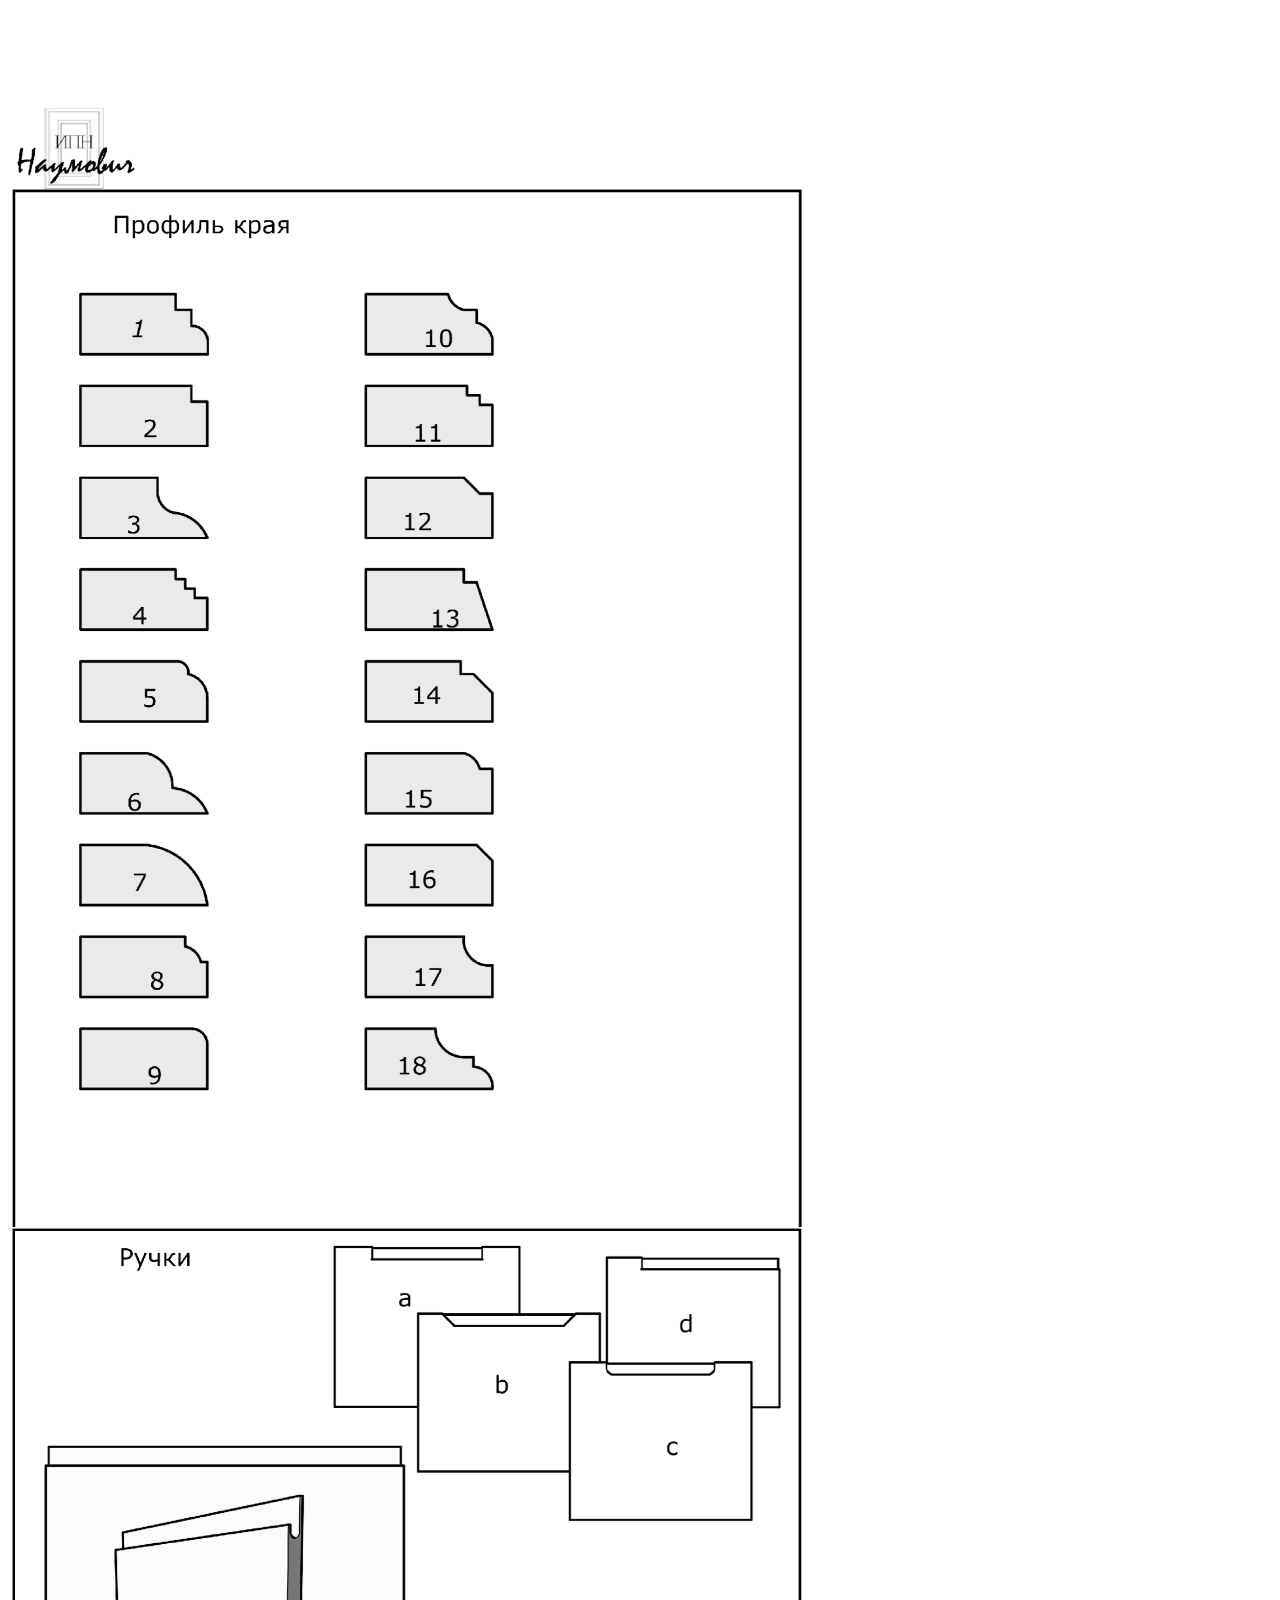
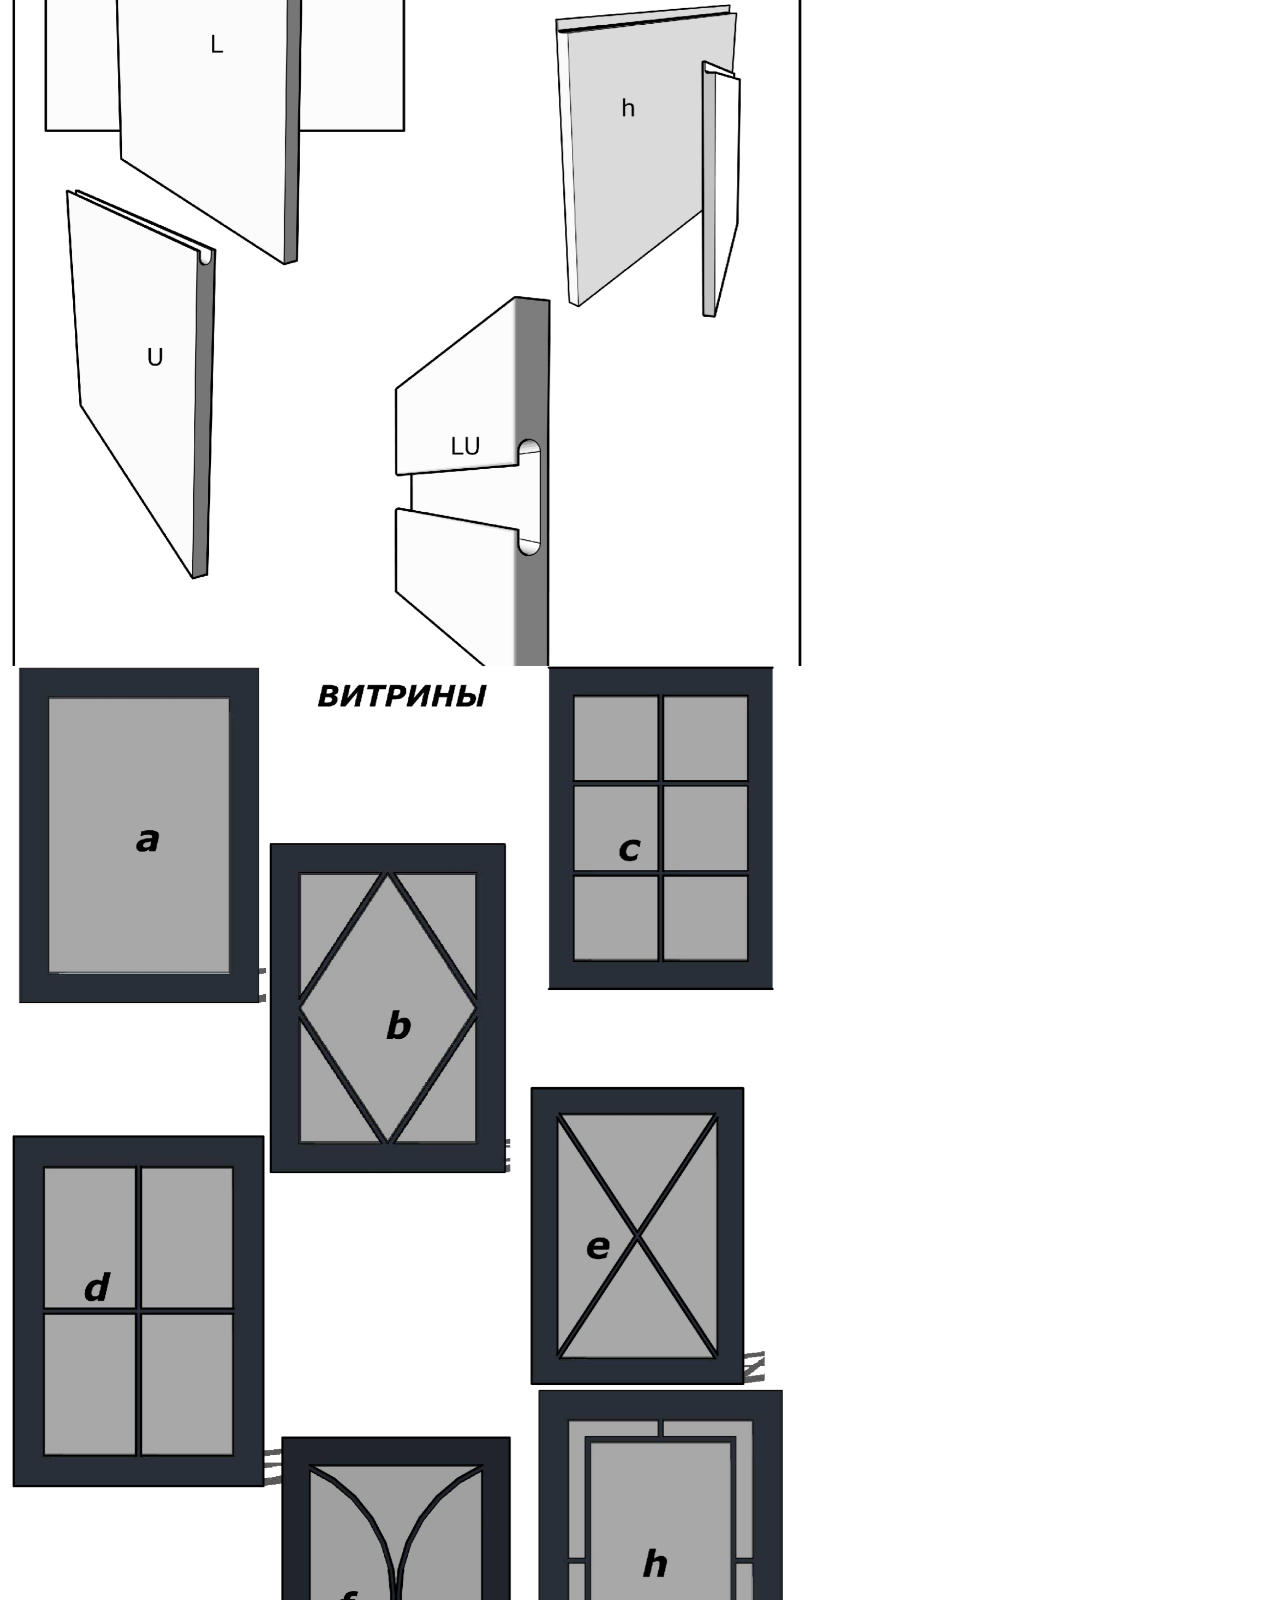
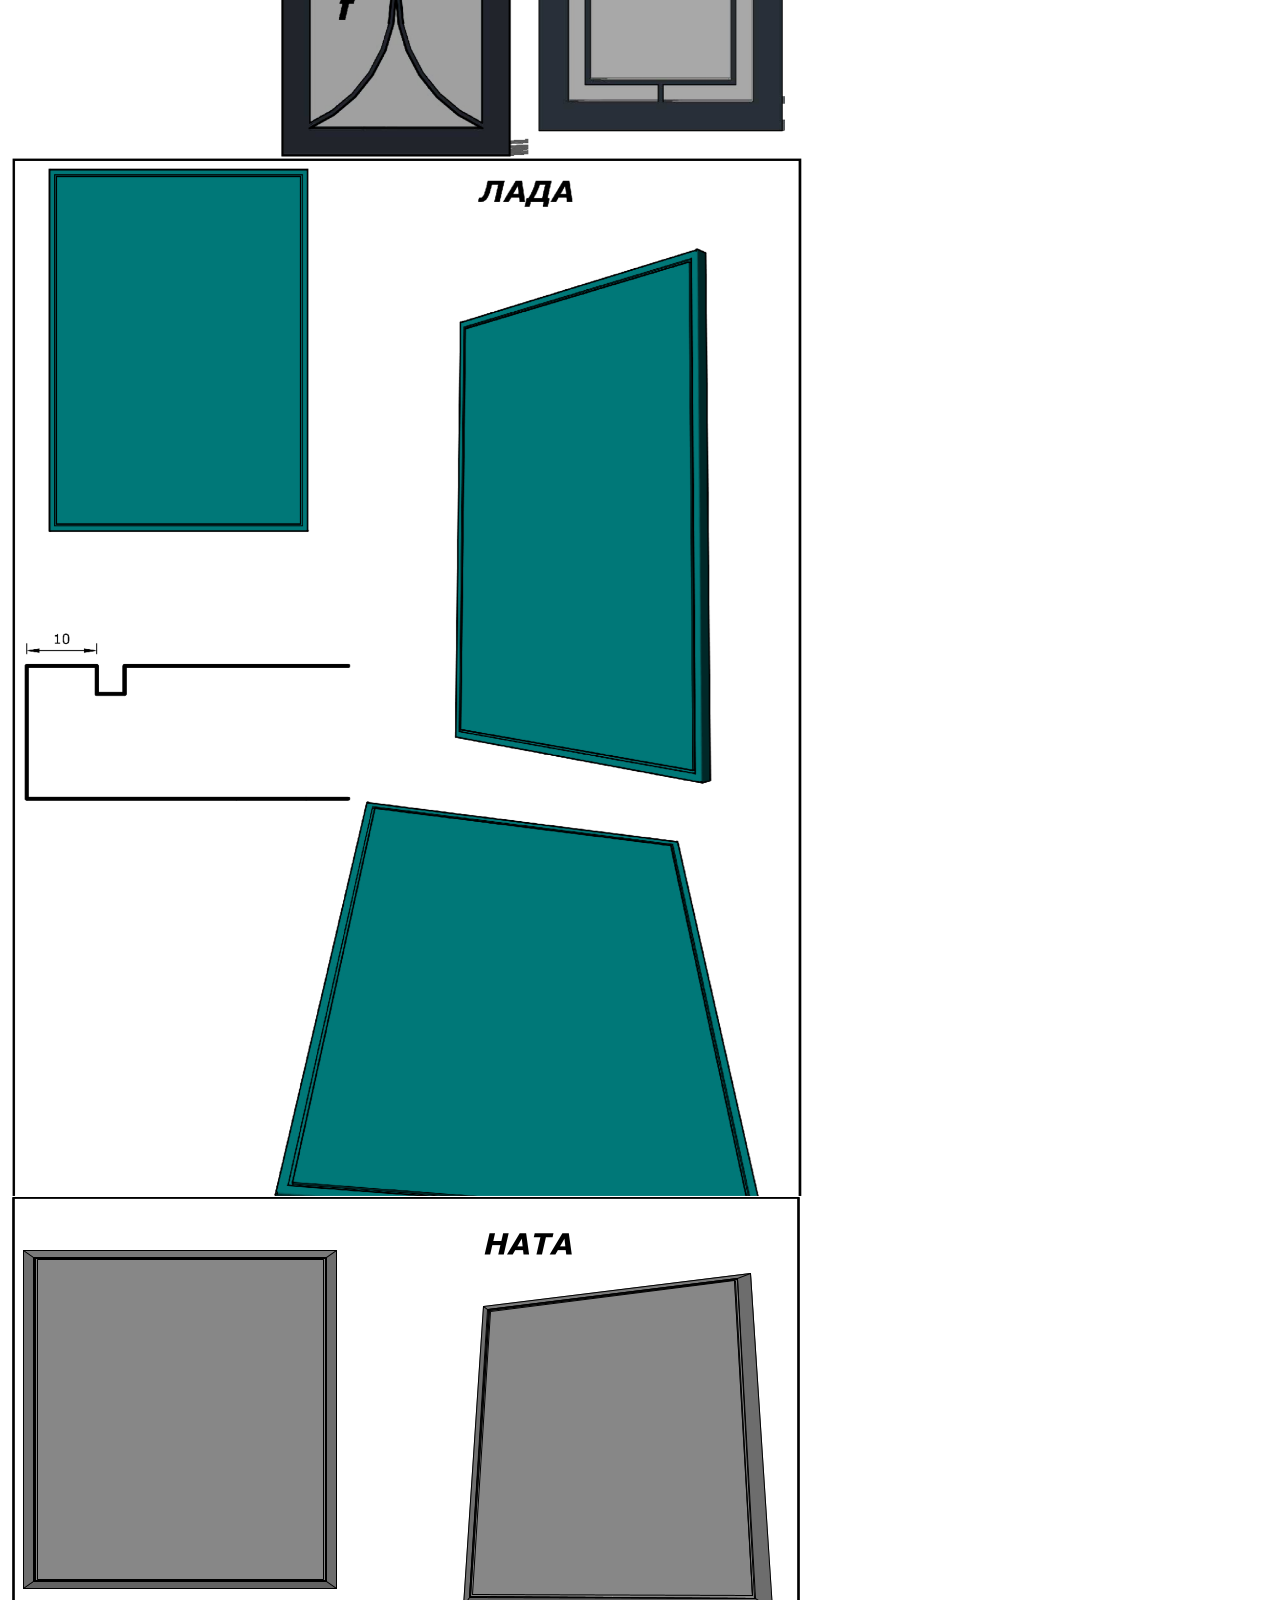
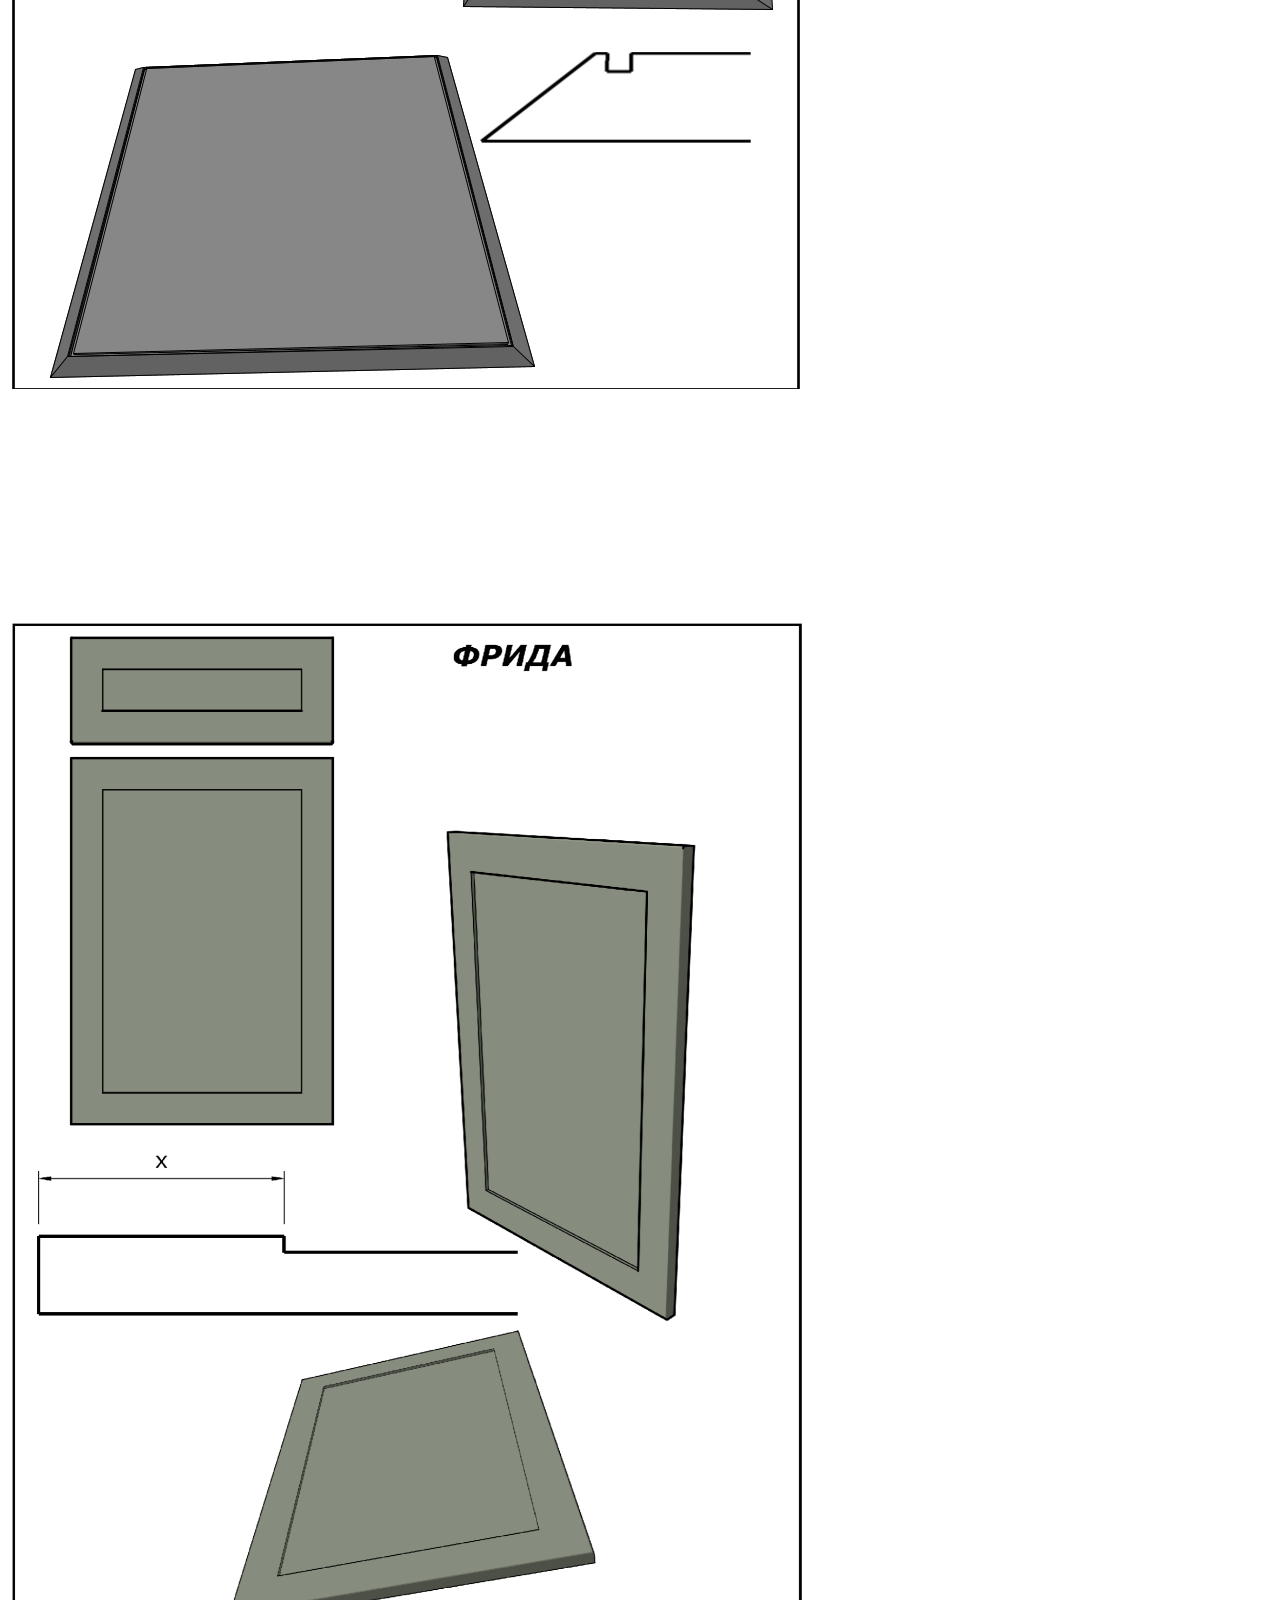
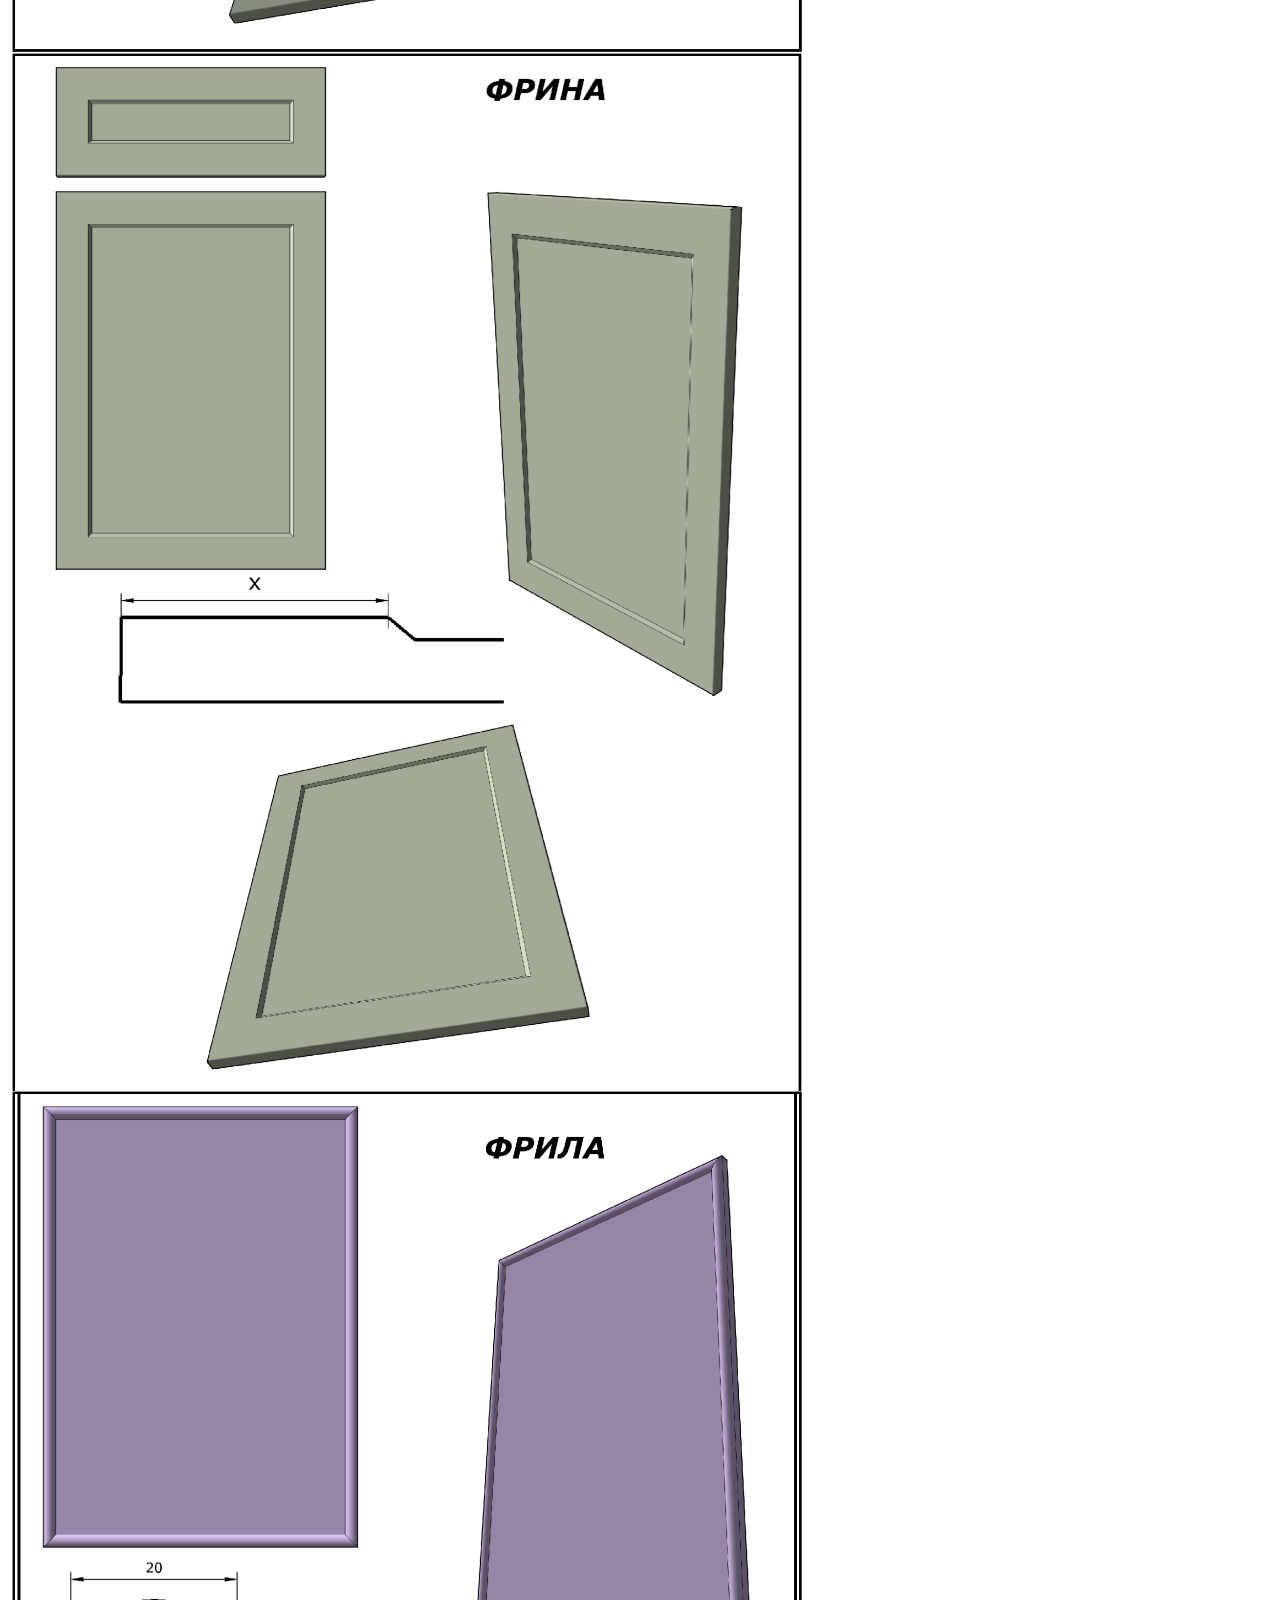
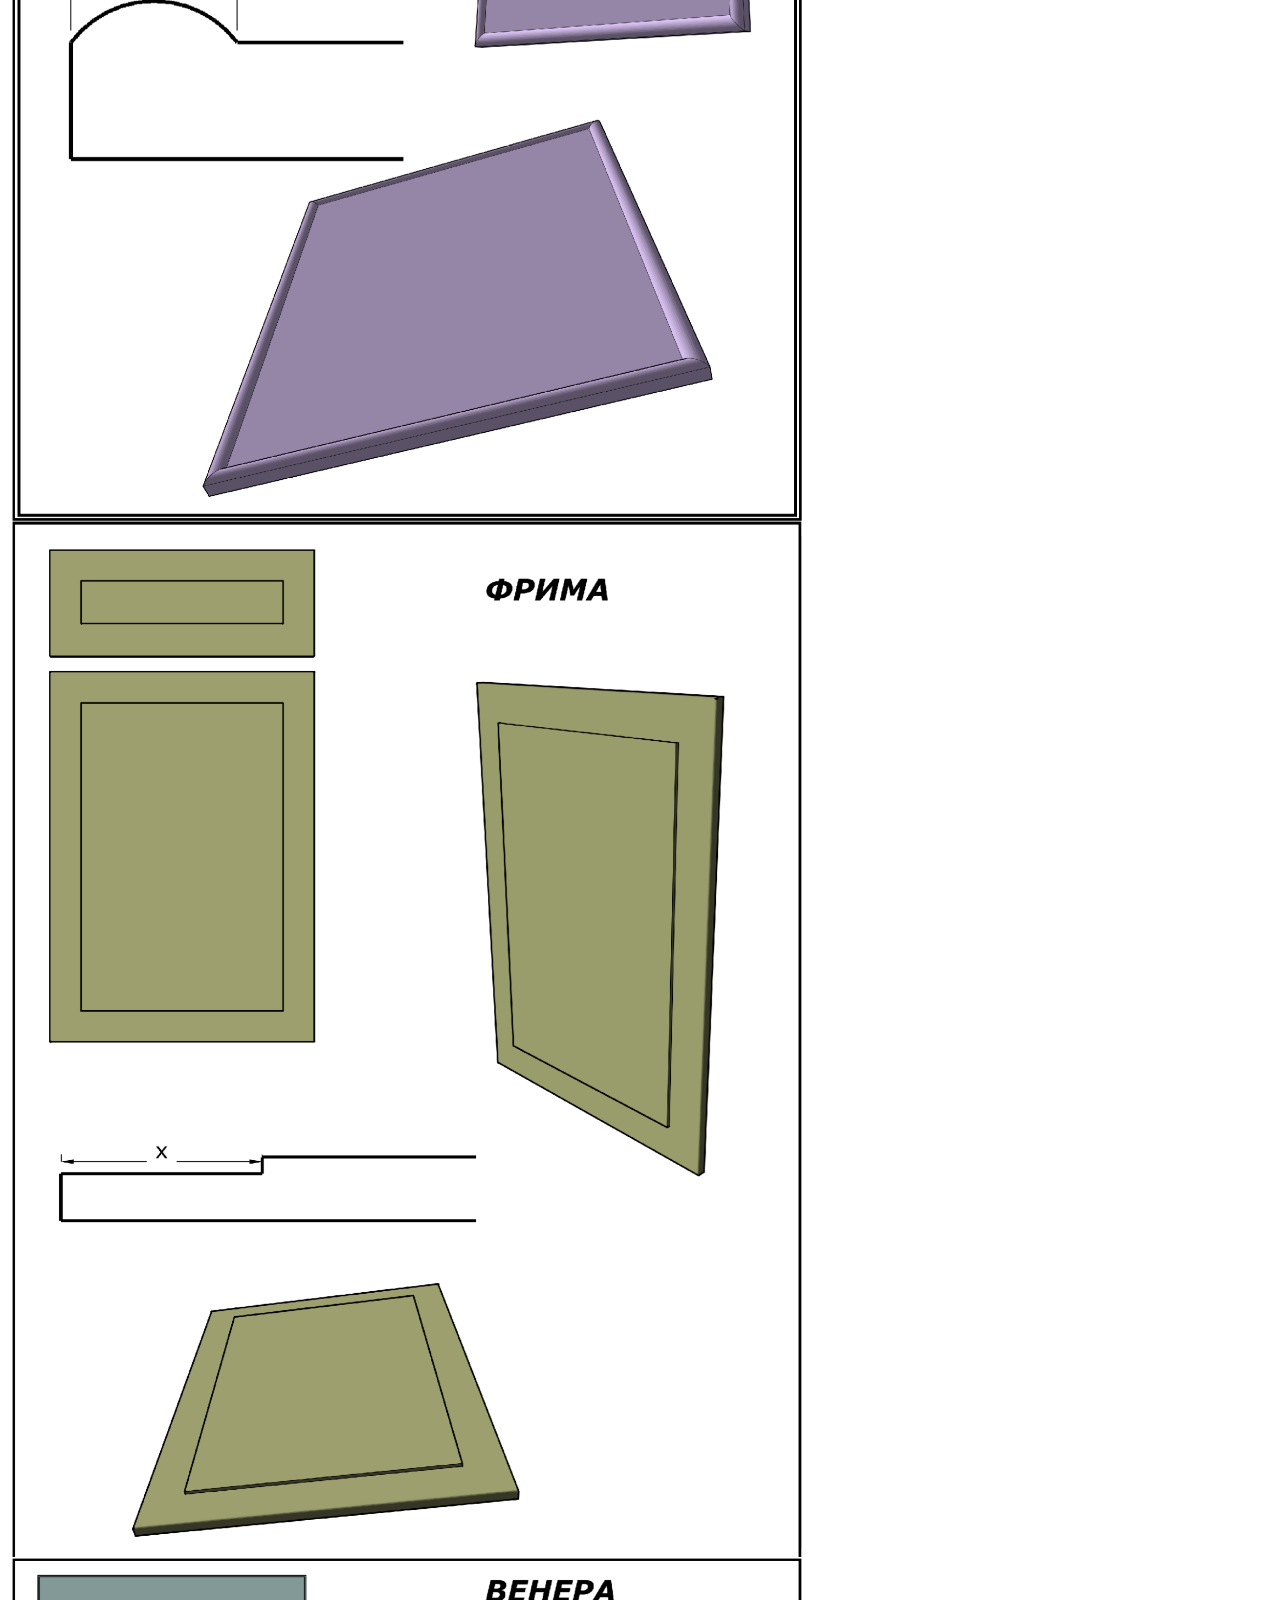
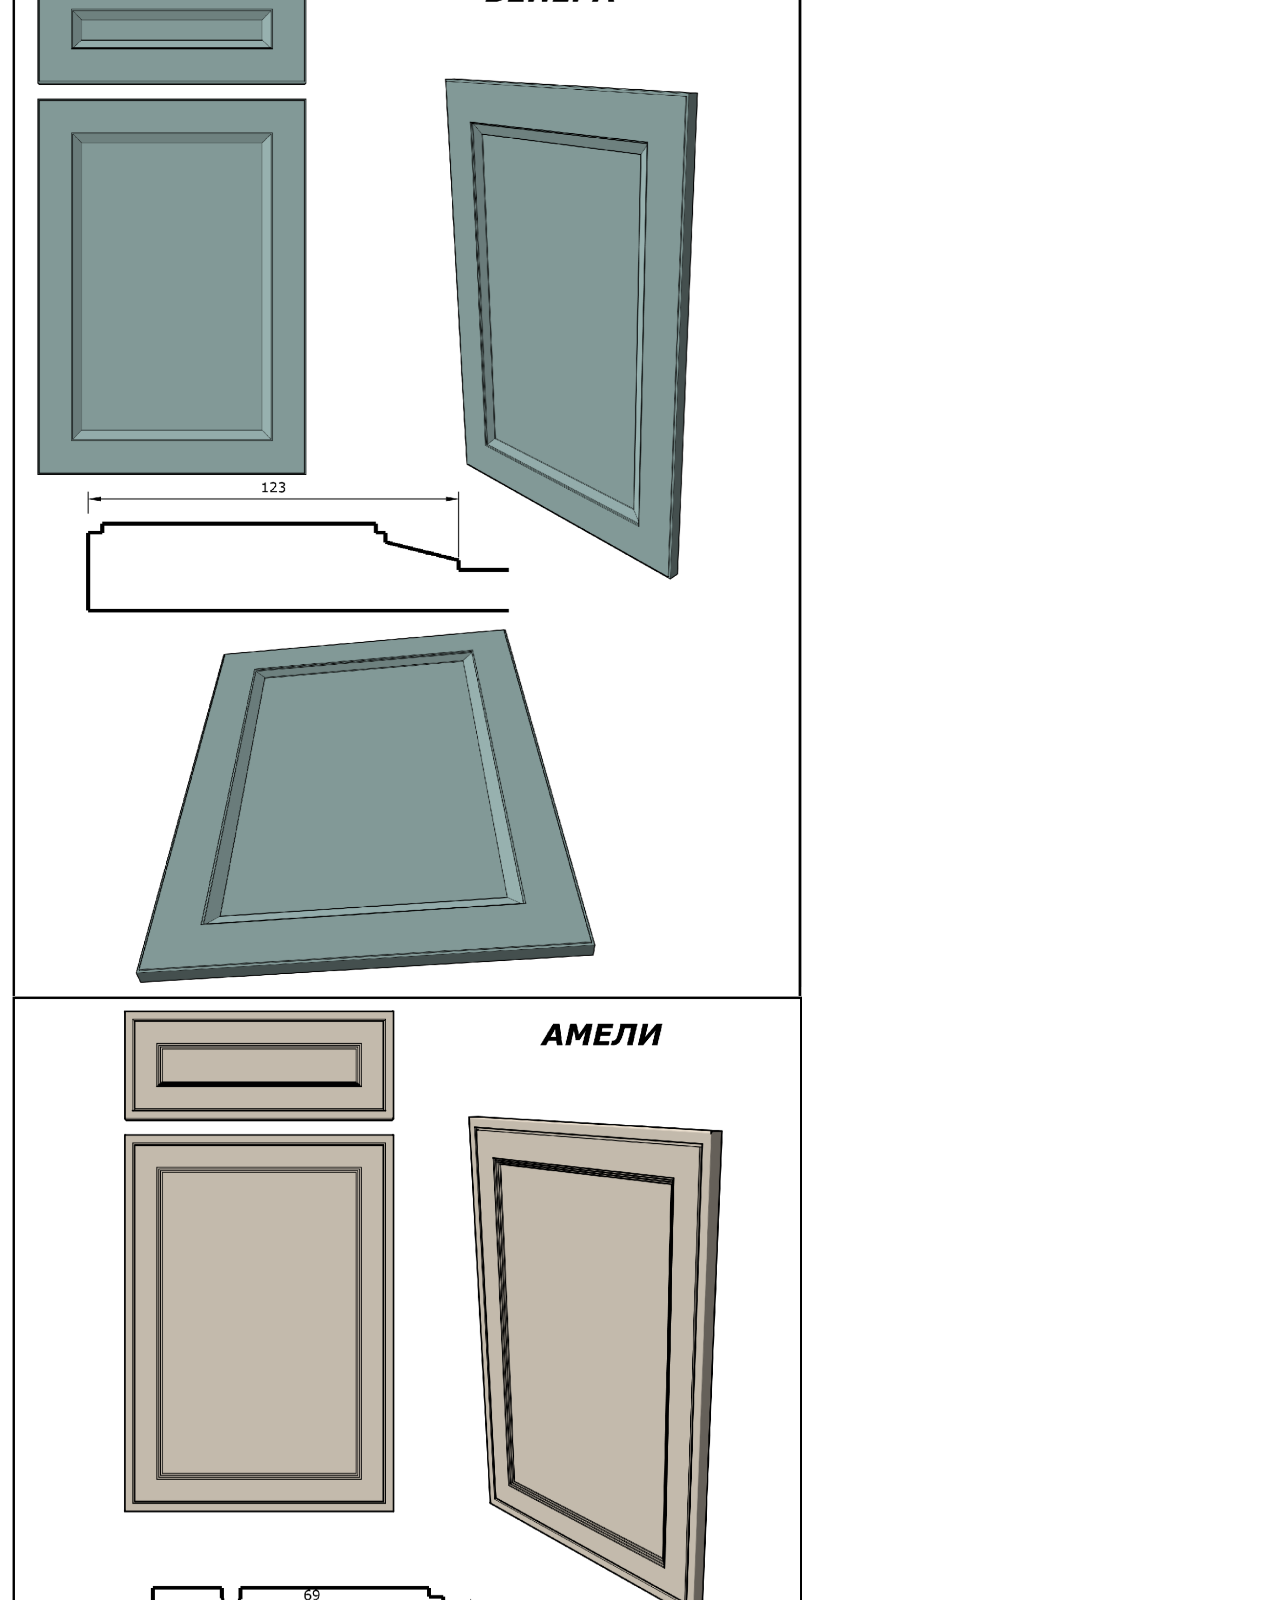
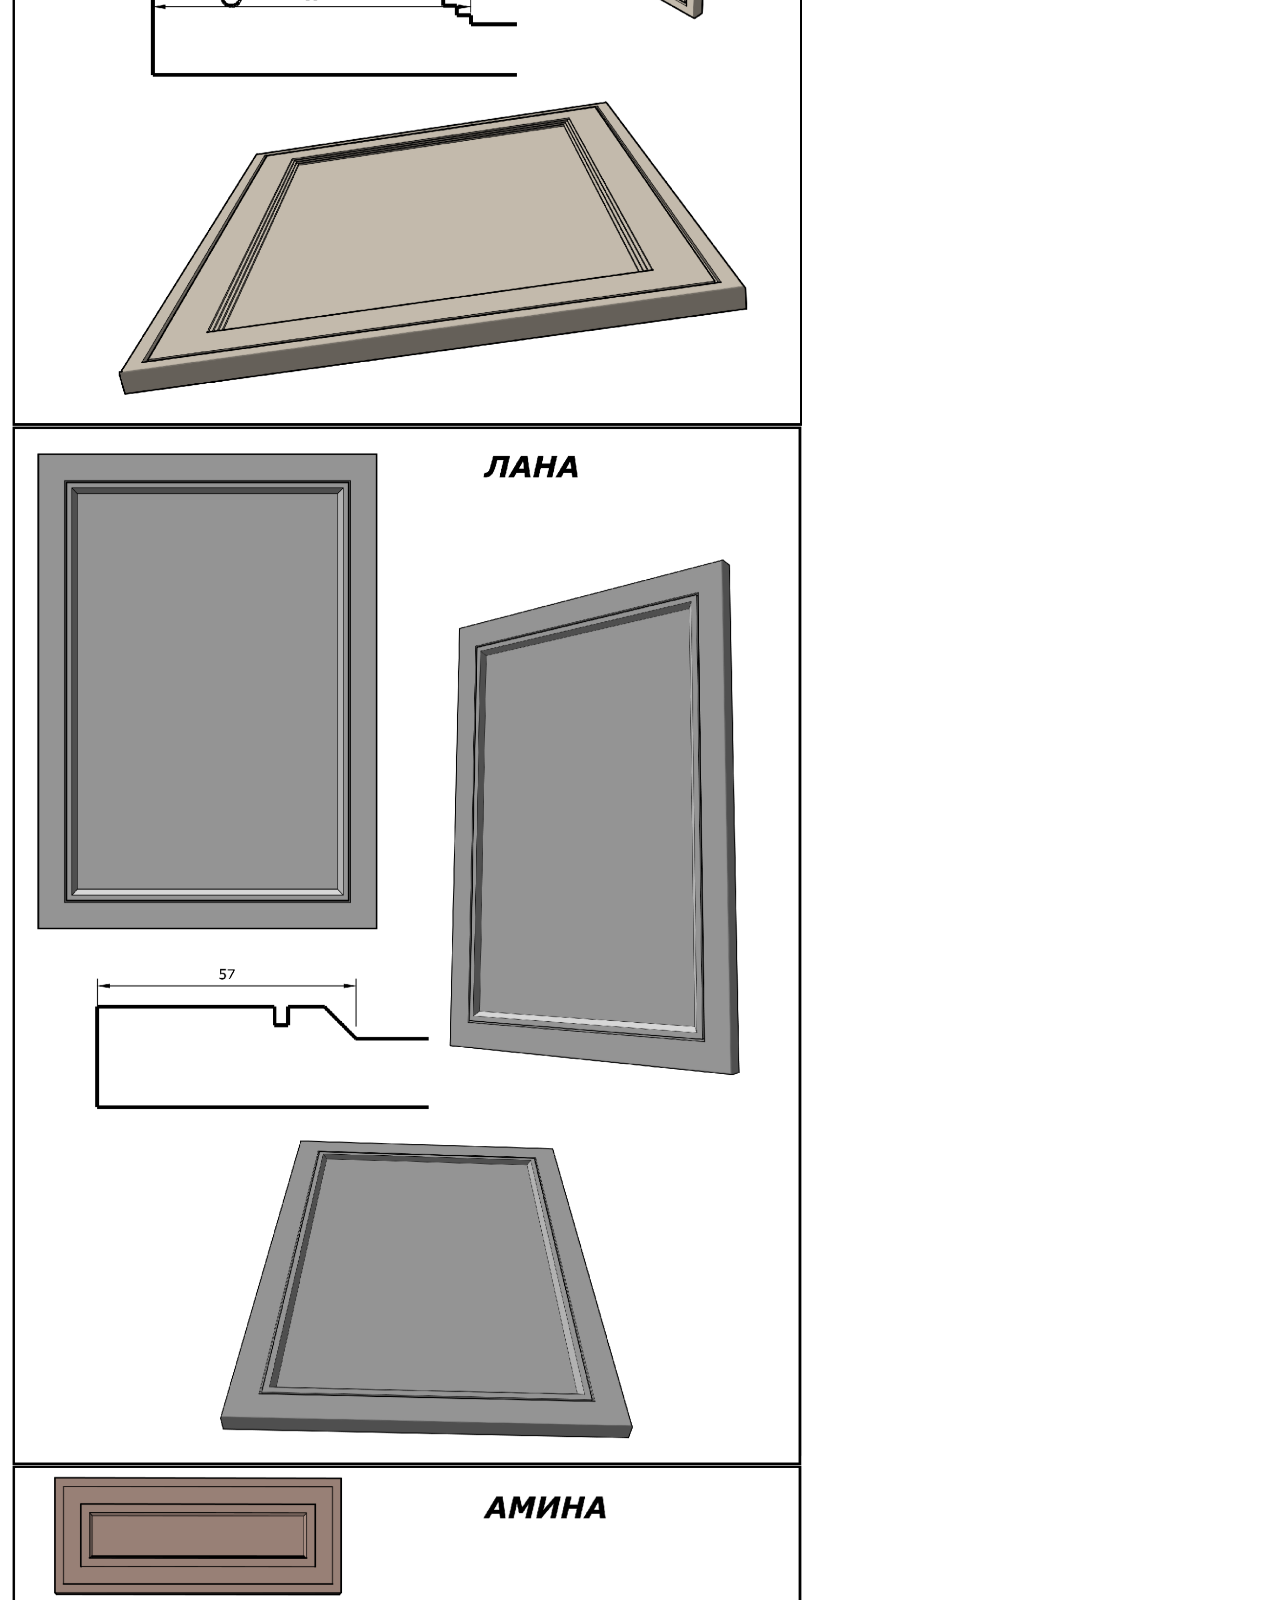
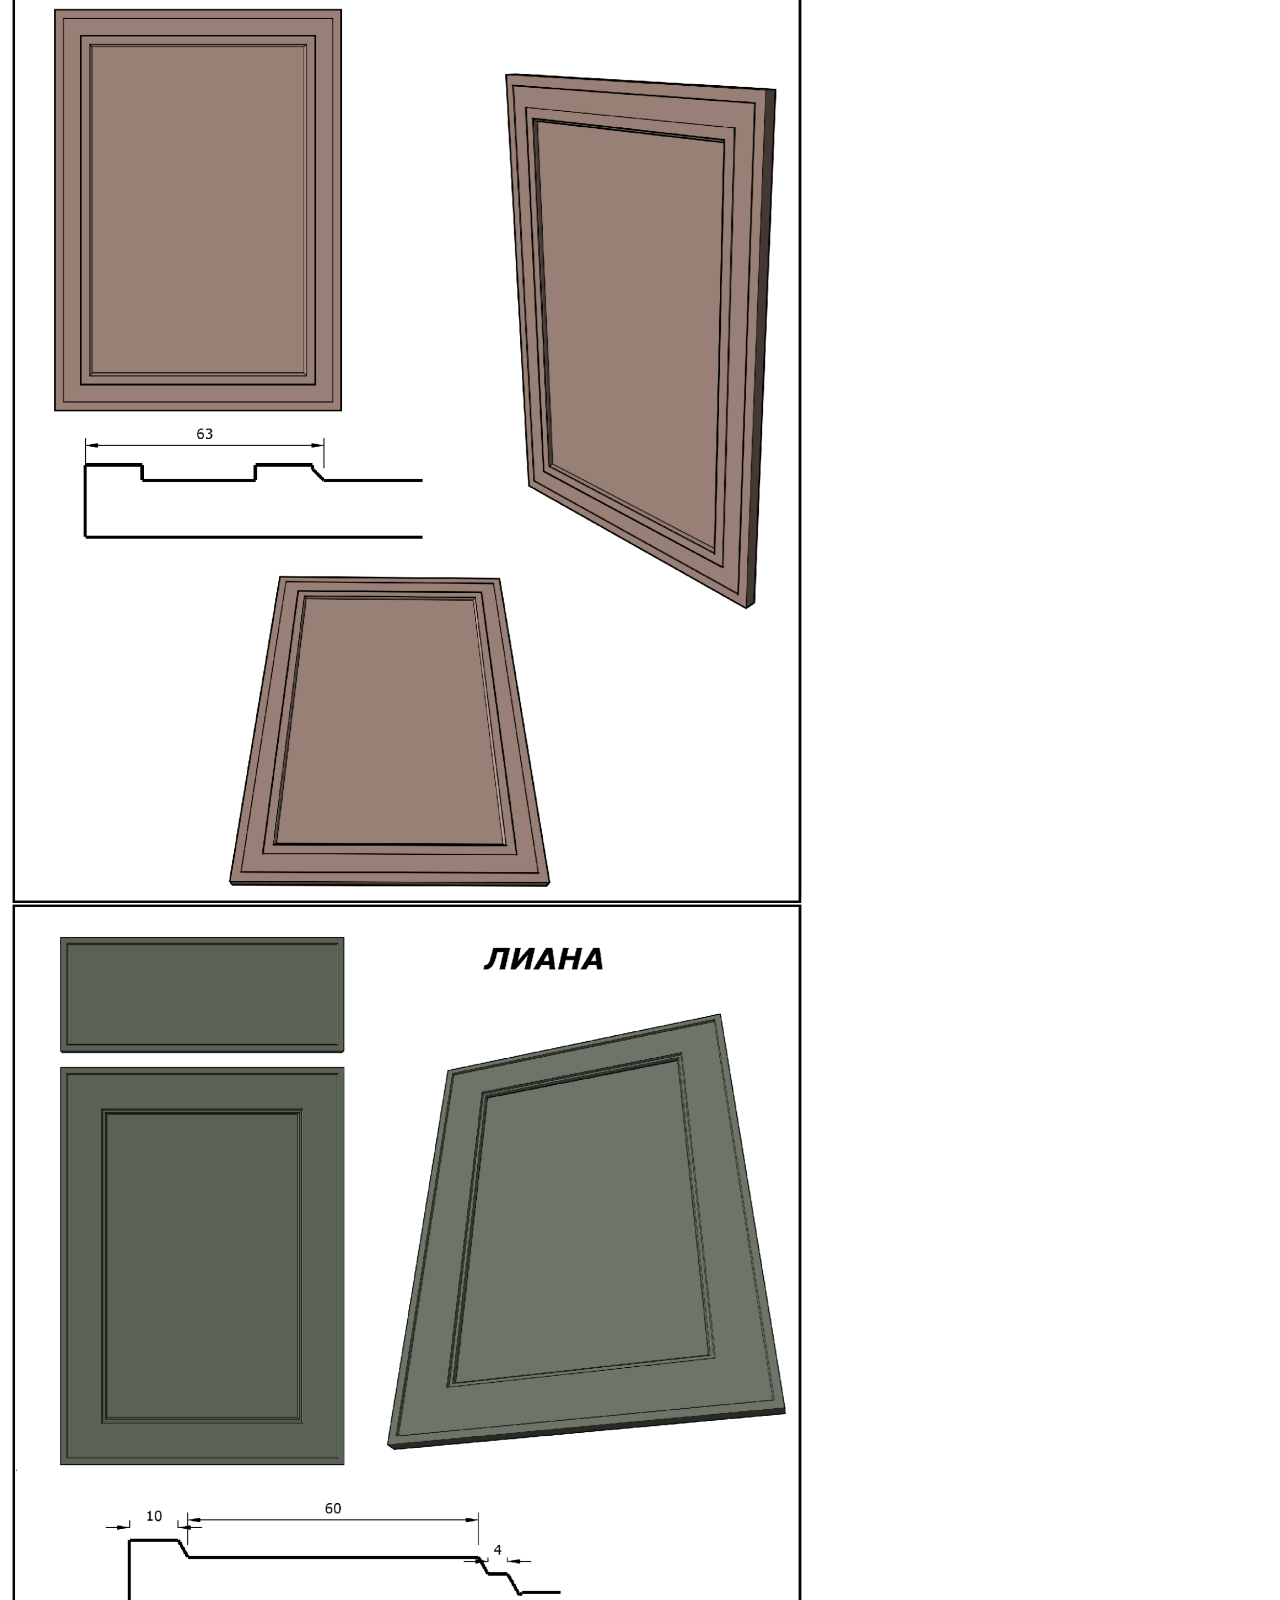
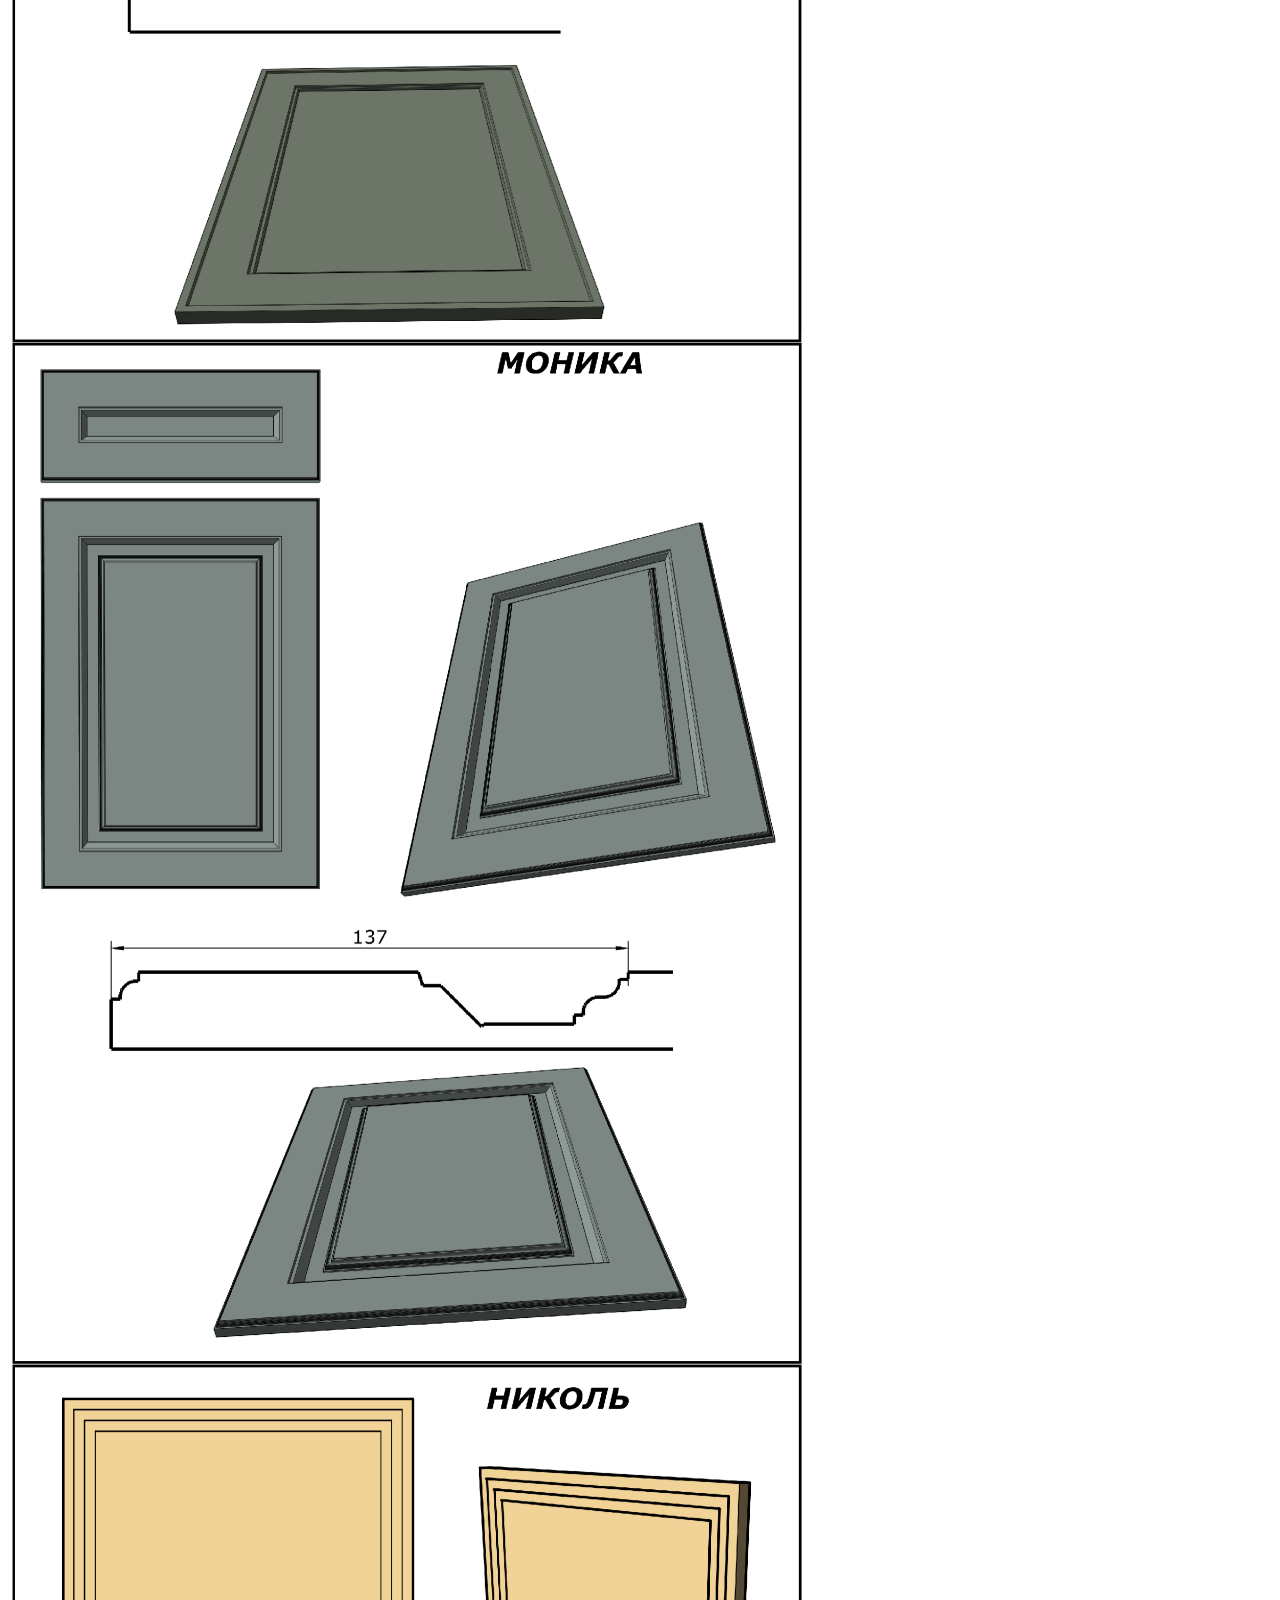
<file: Catalog1/Catalog1.html>
<html>

<head>
    <meta content="text/html; charset=UTF-8" http-equiv="content-type">
    <style type="text/css">
        @import url(https://themes.googleusercontent.com/fonts/css?kit=fpjTOVmNbO4Lz34iLyptLf7zbZVfIqmIzFQco0qcQiutcsB_KmG_l3sifbJU4uIA);
        ol {
            margin: 0;
            padding: 0
        }
        
        table td,
        table th {
            padding: 0
        }
        
        .c1 {
            margin-left: -72pt;
            padding-top: 0pt;
            padding-bottom: 0pt;
            line-height: 1.0791666666666666;
            orphans: 2;
            widows: 2;
            text-align: left;
            margin-right: 523.3pt
        }
        
        .c5 {
            margin-left: -72pt;
            padding-top: 0pt;
            padding-bottom: 490pt;
            line-height: 1.0791666666666666;
            orphans: 2;
            widows: 2;
            text-align: left;
            margin-right: 523.3pt
        }
        
        .c6 {
            margin-left: -67.2pt;
            padding-top: 0pt;
            padding-bottom: 0pt;
            line-height: 1.0791666666666666;
            orphans: 2;
            widows: 2;
            text-align: left
        }
        
        .c3 {
            padding-top: 0pt;
            padding-bottom: 0pt;
            line-height: 1.0791666666666666;
            orphans: 2;
            widows: 2;
            text-align: left;
            margin-right: 523.3pt
        }
        
        .c0 {
            color: #000000;
            font-weight: 400;
            text-decoration: none;
            vertical-align: baseline;
            font-size: 11pt;
            font-family: "Calibri";
            font-style: normal
        }
        
        .c2 {
            font-size: 28pt;
            font-weight: 400;
            font-family: "Pacifico"
        }
        
        .c4 {
            background-color: #ffffff;
            max-width: 451.3pt;
            padding: 72pt 72pt 72pt 72pt
        }
        
        .title {
            padding-top: 24pt;
            color: #000000;
            font-weight: 700;
            font-size: 36pt;
            padding-bottom: 6pt;
            font-family: "Calibri";
            line-height: 1.0791666666666666;
            page-break-after: avoid;
            orphans: 2;
            widows: 2;
            text-align: left
        }
        
        .subtitle {
            padding-top: 18pt;
            color: #666666;
            font-size: 24pt;
            padding-bottom: 4pt;
            font-family: "Georgia";
            line-height: 1.0791666666666666;
            page-break-after: avoid;
            font-style: italic;
            orphans: 2;
            widows: 2;
            text-align: left
        }
        
        li {
            color: #000000;
            font-size: 11pt;
            font-family: "Calibri"
        }
        
        p {
            margin: 0;
            color: #000000;
            font-size: 11pt;
            font-family: "Calibri"
        }
        
        h1 {
            padding-top: 24pt;
            color: #000000;
            font-weight: 700;
            font-size: 24pt;
            padding-bottom: 6pt;
            font-family: "Calibri";
            line-height: 1.0791666666666666;
            page-break-after: avoid;
            orphans: 2;
            widows: 2;
            text-align: left
        }
        
        h2 {
            padding-top: 18pt;
            color: #000000;
            font-weight: 700;
            font-size: 18pt;
            padding-bottom: 4pt;
            font-family: "Calibri";
            line-height: 1.0791666666666666;
            page-break-after: avoid;
            orphans: 2;
            widows: 2;
            text-align: left
        }
        
        h3 {
            padding-top: 14pt;
            color: #000000;
            font-weight: 700;
            font-size: 14pt;
            padding-bottom: 4pt;
            font-family: "Calibri";
            line-height: 1.0791666666666666;
            page-break-after: avoid;
            orphans: 2;
            widows: 2;
            text-align: left
        }
        
        h4 {
            padding-top: 12pt;
            color: #000000;
            font-weight: 700;
            font-size: 12pt;
            padding-bottom: 2pt;
            font-family: "Calibri";
            line-height: 1.0791666666666666;
            page-break-after: avoid;
            orphans: 2;
            widows: 2;
            text-align: left
        }
        
        h5 {
            padding-top: 11pt;
            color: #000000;
            font-weight: 700;
            font-size: 11pt;
            padding-bottom: 2pt;
            font-family: "Calibri";
            line-height: 1.0791666666666666;
            page-break-after: avoid;
            orphans: 2;
            widows: 2;
            text-align: left
        }
        
        h6 {
            padding-top: 10pt;
            color: #000000;
            font-weight: 700;
            font-size: 10pt;
            padding-bottom: 2pt;
            font-family: "Calibri";
            line-height: 1.0791666666666666;
            page-break-after: avoid;
            orphans: 2;
            widows: 2;
            text-align: left
        }
        
        img {
            max-width: 100% !important;
            height: auto !important;
        }
        
        body {
            margin: 12px;
        }
        
        table {
            max-width: 100% !important;
        }
    </style>
</head>

<body class="c4 doc-content">
    <p class="c1"><span style="overflow: hidden; display: inline-block; margin: 0.00px 0.00px; border: 0.00px solid #000000; transform: rotate(0.00rad) translateZ(0px); -webkit-transform: rotate(0.00rad) translateZ(0px); width: 790.08px; height: 1119.68px;"><img alt="" src="images/image18.png" style="width: 790.08px; height: 1119.68px; margin-left: 0.00px; margin-top: 0.00px; transform: rotate(0.00rad) translateZ(0px); -webkit-transform: rotate(0.00rad) translateZ(0px);" title=""></span>
        <hr style="page-break-before:always;display:none;">
    </p>
    <p class="c1"><span style="overflow: hidden; display: inline-block; margin: 0.00px 0.00px; border: 0.00px solid #000000; transform: rotate(0.00rad) translateZ(0px); -webkit-transform: rotate(0.00rad) translateZ(0px); width: 790.08px; height: 1038.72px;"><img alt="" src="images/image3.png" style="width: 790.08px; height: 1038.72px; margin-left: 0.00px; margin-top: 0.00px; transform: rotate(0.00rad) translateZ(0px); -webkit-transform: rotate(0.00rad) translateZ(0px);" title=""></span>
        <hr style="page-break-before:always;display:none;">
    </p>
    <p class="c1"><span style="overflow: hidden; display: inline-block; margin: 0.00px 0.00px; border: 0.00px solid #000000; transform: rotate(0.00rad) translateZ(0px); -webkit-transform: rotate(0.00rad) translateZ(0px); width: 772.80px; height: 1091.52px;"><img alt="" src="images/image28.png" style="width: 772.80px; height: 1091.52px; margin-left: 0.00px; margin-top: 0.00px; transform: rotate(0.00rad) translateZ(0px); -webkit-transform: rotate(0.00rad) translateZ(0px);" title=""></span>
        <hr style="page-break-before:always;display:none;">
    </p>
    <p class="c1"><span style="overflow: hidden; display: inline-block; margin: 0.00px 0.00px; border: 0.00px solid #000000; transform: rotate(0.00rad) translateZ(0px); -webkit-transform: rotate(0.00rad) translateZ(0px); width: 790.08px; height: 1038.72px;"><img alt="" src="images/image25.png" style="width: 790.08px; height: 1038.72px; margin-left: 0.00px; margin-top: 0.00px; transform: rotate(0.00rad) translateZ(0px); -webkit-transform: rotate(0.00rad) translateZ(0px);" title=""></span></p>
    <p class="c1"><span style="overflow: hidden; display: inline-block; margin: 0.00px 0.00px; border: 0.00px solid #000000; transform: rotate(0.00rad) translateZ(0px); -webkit-transform: rotate(0.00rad) translateZ(0px); width: 790.02px; height: 1026.14px;"><img alt="" src="images/image13.png" style="width: 790.02px; height: 1026.14px; margin-left: 0.00px; margin-top: 0.00px; transform: rotate(0.00rad) translateZ(0px); -webkit-transform: rotate(0.00rad) translateZ(0px);" title=""></span>
        <hr style="page-break-before:always;display:none;">
    </p>
    <p class="c1"><span style="overflow: hidden; display: inline-block; margin: 0.00px 0.00px; border: 0.00px solid #000000; transform: rotate(0.00rad) translateZ(0px); -webkit-transform: rotate(0.00rad) translateZ(0px); width: 790.08px; height: 1029.76px;"><img alt="" src="images/image17.png" style="width: 790.08px; height: 1029.76px; margin-left: 0.00px; margin-top: 0.00px; transform: rotate(0.00rad) translateZ(0px); -webkit-transform: rotate(0.00rad) translateZ(0px);" title=""></span>
        <hr style="page-break-before:always;display:none;">
    </p>
    <p class="c1"><span style="overflow: hidden; display: inline-block; margin: 0.00px 0.00px; border: 0.00px solid #000000; transform: rotate(0.00rad) translateZ(0px); -webkit-transform: rotate(0.00rad) translateZ(0px); width: 790.08px; height: 1038.72px;"><img alt="" src="images/image8.png" style="width: 790.08px; height: 1038.72px; margin-left: 0.00px; margin-top: 0.00px; transform: rotate(0.00rad) translateZ(0px); -webkit-transform: rotate(0.00rad) translateZ(0px);" title=""></span>
        <hr style="page-break-before:always;display:none;">
    </p>
    <p class="c1"><span style="overflow: hidden; display: inline-block; margin: 0.00px 0.00px; border: 0.00px solid #000000; transform: rotate(0.00rad) translateZ(0px); -webkit-transform: rotate(0.00rad) translateZ(0px); width: 790.08px; height: 1029.76px;"><img alt="" src="images/image26.png" style="width: 790.08px; height: 1029.76px; margin-left: 0.00px; margin-top: 0.00px; transform: rotate(0.00rad) translateZ(0px); -webkit-transform: rotate(0.00rad) translateZ(0px);" title=""></span>
        <hr style="page-break-before:always;display:none;">
    </p>
    <p class="c1"><span style="overflow: hidden; display: inline-block; margin: 0.00px 0.00px; border: 0.00px solid #000000; transform: rotate(0.00rad) translateZ(0px); -webkit-transform: rotate(0.00rad) translateZ(0px); width: 790.08px; height: 1036.80px;"><img alt="" src="images/image19.png" style="width: 790.08px; height: 1036.80px; margin-left: 0.00px; margin-top: 0.00px; transform: rotate(0.00rad) translateZ(0px); -webkit-transform: rotate(0.00rad) translateZ(0px);" title=""></span>
        <hr style="page-break-before:always;display:none;">
    </p>
    <p class="c1"><span style="overflow: hidden; display: inline-block; margin: 0.00px 0.00px; border: 0.00px solid #000000; transform: rotate(0.00rad) translateZ(0px); -webkit-transform: rotate(0.00rad) translateZ(0px); width: 790.08px; height: 1038.72px;"><img alt="" src="images/image29.png" style="width: 790.08px; height: 1038.72px; margin-left: 0.00px; margin-top: 0.00px; transform: rotate(0.00rad) translateZ(0px); -webkit-transform: rotate(0.00rad) translateZ(0px);" title=""></span>
        <hr style="page-break-before:always;display:none;">
    </p>
    <p class="c1"><span style="overflow: hidden; display: inline-block; margin: 0.00px 0.00px; border: 0.00px solid #000000; transform: rotate(0.00rad) translateZ(0px); -webkit-transform: rotate(0.00rad) translateZ(0px); width: 790.08px; height: 1029.76px;"><img alt="" src="images/image11.png" style="width: 790.08px; height: 1029.76px; margin-left: 0.00px; margin-top: 0.00px; transform: rotate(0.00rad) translateZ(0px); -webkit-transform: rotate(0.00rad) translateZ(0px);" title=""></span>
        <hr style="page-break-before:always;display:none;">
    </p>
    <p class="c1"><span style="overflow: hidden; display: inline-block; margin: 0.00px 0.00px; border: 0.00px solid #000000; transform: rotate(0.00rad) translateZ(0px); -webkit-transform: rotate(0.00rad) translateZ(0px); width: 790.08px; height: 1038.72px;"><img alt="" src="images/image15.png" style="width: 790.08px; height: 1038.72px; margin-left: 0.00px; margin-top: 0.00px; transform: rotate(0.00rad) translateZ(0px); -webkit-transform: rotate(0.00rad) translateZ(0px);" title=""></span>
        <hr style="page-break-before:always;display:none;">
    </p>
    <p class="c1"><span style="overflow: hidden; display: inline-block; margin: 0.00px 0.00px; border: 0.00px solid #000000; transform: rotate(0.00rad) translateZ(0px); -webkit-transform: rotate(0.00rad) translateZ(0px); width: 790.08px; height: 1038.72px;"><img alt="" src="images/image10.png" style="width: 790.08px; height: 1038.72px; margin-left: 0.00px; margin-top: 0.00px; transform: rotate(0.00rad) translateZ(0px); -webkit-transform: rotate(0.00rad) translateZ(0px);" title=""></span>
        <hr style="page-break-before:always;display:none;">
    </p>
    <p class="c1"><span style="overflow: hidden; display: inline-block; margin: 0.00px 0.00px; border: 0.00px solid #000000; transform: rotate(0.00rad) translateZ(0px); -webkit-transform: rotate(0.00rad) translateZ(0px); width: 790.08px; height: 1038.72px;"><img alt="" src="images/image6.png" style="width: 790.08px; height: 1038.72px; margin-left: 0.00px; margin-top: 0.00px; transform: rotate(0.00rad) translateZ(0px); -webkit-transform: rotate(0.00rad) translateZ(0px);" title=""></span>
        <hr style="page-break-before:always;display:none;">
    </p>
    <p class="c1"><span style="overflow: hidden; display: inline-block; margin: 0.00px 0.00px; border: 0.00px solid #000000; transform: rotate(0.00rad) translateZ(0px); -webkit-transform: rotate(0.00rad) translateZ(0px); width: 790.08px; height: 1021.76px;"><img alt="" src="images/image16.png" style="width: 790.08px; height: 1021.76px; margin-left: 0.00px; margin-top: 0.00px; transform: rotate(0.00rad) translateZ(0px); -webkit-transform: rotate(0.00rad) translateZ(0px);" title=""></span>
        <hr style="page-break-before:always;display:none;">
    </p>
    <p class="c1"><span style="overflow: hidden; display: inline-block; margin: 0.00px 0.00px; border: 0.00px solid #000000; transform: rotate(0.00rad) translateZ(0px); -webkit-transform: rotate(0.00rad) translateZ(0px); width: 790.08px; height: 1013.76px;"><img alt="" src="images/image22.png" style="width: 790.08px; height: 1013.76px; margin-left: 0.00px; margin-top: 0.00px; transform: rotate(0.00rad) translateZ(0px); -webkit-transform: rotate(0.00rad) translateZ(0px);" title=""></span>
        <hr style="page-break-before:always;display:none;">
    </p>
    <p class="c1"><span style="overflow: hidden; display: inline-block; margin: 0.00px 0.00px; border: 0.00px solid #000000; transform: rotate(0.00rad) translateZ(0px); -webkit-transform: rotate(0.00rad) translateZ(0px); width: 790.08px; height: 1029.76px;"><img alt="" src="images/image1.png" style="width: 790.08px; height: 1029.76px; margin-left: 0.00px; margin-top: 0.00px; transform: rotate(0.00rad) translateZ(0px); -webkit-transform: rotate(0.00rad) translateZ(0px);" title=""></span>
        <hr style="page-break-before:always;display:none;">
    </p>
    <p class="c1"><span style="overflow: hidden; display: inline-block; margin: 0.00px 0.00px; border: 0.00px solid #000000; transform: rotate(0.00rad) translateZ(0px); -webkit-transform: rotate(0.00rad) translateZ(0px); width: 790.08px; height: 1038.72px;"><img alt="" src="images/image20.png" style="width: 790.08px; height: 1038.72px; margin-left: 0.00px; margin-top: 0.00px; transform: rotate(0.00rad) translateZ(0px); -webkit-transform: rotate(0.00rad) translateZ(0px);" title=""></span>
        <hr style="page-break-before:always;display:none;">
    </p>
    <p class="c1"><span style="overflow: hidden; display: inline-block; margin: 0.00px 0.00px; border: 0.00px solid #000000; transform: rotate(0.00rad) translateZ(0px); -webkit-transform: rotate(0.00rad) translateZ(0px); width: 790.08px; height: 1029.76px;"><img alt="" src="images/image12.png" style="width: 790.08px; height: 1029.76px; margin-left: 0.00px; margin-top: 0.00px; transform: rotate(0.00rad) translateZ(0px); -webkit-transform: rotate(0.00rad) translateZ(0px);" title=""></span>
        <hr style="page-break-before:always;display:none;">
    </p>
    <p class="c1"><span style="overflow: hidden; display: inline-block; margin: 0.00px 0.00px; border: 0.00px solid #000000; transform: rotate(0.00rad) translateZ(0px); -webkit-transform: rotate(0.00rad) translateZ(0px); width: 790.08px; height: 1029.76px;"><img alt="" src="images/image30.png" style="width: 790.08px; height: 1029.76px; margin-left: 0.00px; margin-top: 0.00px; transform: rotate(0.00rad) translateZ(0px); -webkit-transform: rotate(0.00rad) translateZ(0px);" title=""></span>
        <hr style="page-break-before:always;display:none;">
    </p>
    <p class="c1"><span style="overflow: hidden; display: inline-block; margin: 0.00px 0.00px; border: 0.00px solid #000000; transform: rotate(0.00rad) translateZ(0px); -webkit-transform: rotate(0.00rad) translateZ(0px); width: 790.08px; height: 1016.00px;"><img alt="" src="images/image27.png" style="width: 790.08px; height: 1016.00px; margin-left: 0.00px; margin-top: 0.00px; transform: rotate(0.00rad) translateZ(0px); -webkit-transform: rotate(0.00rad) translateZ(0px);" title=""></span>
        <hr style="page-break-before:always;display:none;">
    </p>
    <p class="c1"><span style="overflow: hidden; display: inline-block; margin: 0.00px 0.00px; border: 0.00px solid #000000; transform: rotate(0.00rad) translateZ(0px); -webkit-transform: rotate(0.00rad) translateZ(0px); width: 790.08px; height: 1029.76px;"><img alt="" src="images/image4.png" style="width: 790.08px; height: 1029.76px; margin-left: 0.00px; margin-top: 0.00px; transform: rotate(0.00rad) translateZ(0px); -webkit-transform: rotate(0.00rad) translateZ(0px);" title=""></span>
        <hr style="page-break-before:always;display:none;">
    </p>
    <p class="c1"><span style="overflow: hidden; display: inline-block; margin: 0.00px 0.00px; border: 0.00px solid #000000; transform: rotate(0.00rad) translateZ(0px); -webkit-transform: rotate(0.00rad) translateZ(0px); width: 790.08px; height: 1029.76px;"><img alt="" src="images/image24.png" style="width: 790.08px; height: 1029.76px; margin-left: 0.00px; margin-top: 0.00px; transform: rotate(0.00rad) translateZ(0px); -webkit-transform: rotate(0.00rad) translateZ(0px);" title=""></span>
        <hr style="page-break-before:always;display:none;">
    </p>
    <p class="c5"><span style="overflow: hidden; display: inline-block; margin: 0.00px 0.00px; border: 0.00px solid #000000; transform: rotate(0.00rad) translateZ(0px); -webkit-transform: rotate(0.00rad) translateZ(0px); width: 601.73px; height: 261.60px;"><img alt="" src="images/image9.png" style="width: 601.73px; height: 261.60px; margin-left: 0.00px; margin-top: 0.00px; transform: rotate(0.00rad) translateZ(0px); -webkit-transform: rotate(0.00rad) translateZ(0px);" title=""></span>
        <span style="overflow: hidden; display: inline-block; margin: 0.00px 0.00px; border: 0.00px solid #000000; transform: rotate(0.00rad) translateZ(0px); -webkit-transform: rotate(0.00rad) translateZ(0px); width: 788.80px; height: 623.68px;"><img alt="" src="images/image14.png" style="width: 788.80px; height: 623.68px; margin-left: 0.00px; margin-top: 0.00px; transform: rotate(0.00rad) translateZ(0px); -webkit-transform: rotate(0.00rad) translateZ(0px);" title=""></span>
    </p>
    <p class="c1"><span style="overflow: hidden; display: inline-block; margin: 0.00px 0.00px; border: 0.00px solid #000000; transform: rotate(0.00rad) translateZ(0px); -webkit-transform: rotate(0.00rad) translateZ(0px); width: 790.08px; height: 1038.72px;"><img alt="" src="images/image23.png" style="width: 790.08px; height: 1038.72px; margin-left: 0.00px; margin-top: 0.00px; transform: rotate(0.00rad) translateZ(0px); -webkit-transform: rotate(0.00rad) translateZ(0px);" title=""></span>
        <hr style="page-break-before:always;display:none;">
    </p>
    <p class="c1" id="h.g4ninfk99w3v"><span style="overflow: hidden; display: inline-block; margin: 0.00px 0.00px; border: 0.00px solid #000000; transform: rotate(0.00rad) translateZ(0px); -webkit-transform: rotate(0.00rad) translateZ(0px); width: 790.08px; height: 1038.72px;"><img alt="" src="images/image2.png" style="width: 790.08px; height: 1038.72px; margin-left: 0.00px; margin-top: 0.00px; transform: rotate(0.00rad) translateZ(0px); -webkit-transform: rotate(0.00rad) translateZ(0px);" title=""></span>
        <hr style="page-break-before:always;display:none;">
    </p>
    <p class="c3"><span style="overflow: hidden; display: inline-block; margin: 0.00px 0.00px; border: 0.00px solid #000000; transform: rotate(0.00rad) translateZ(0px); -webkit-transform: rotate(0.00rad) translateZ(0px); width: 790.08px; height: 1038.72px;"><img alt="" src="images/image21.png" style="width: 790.08px; height: 1038.72px; margin-left: 0.00px; margin-top: 0.00px; transform: rotate(0.00rad) translateZ(0px); -webkit-transform: rotate(0.00rad) translateZ(0px);" title=""></span>
    </p>
</body>

</html>
</file>
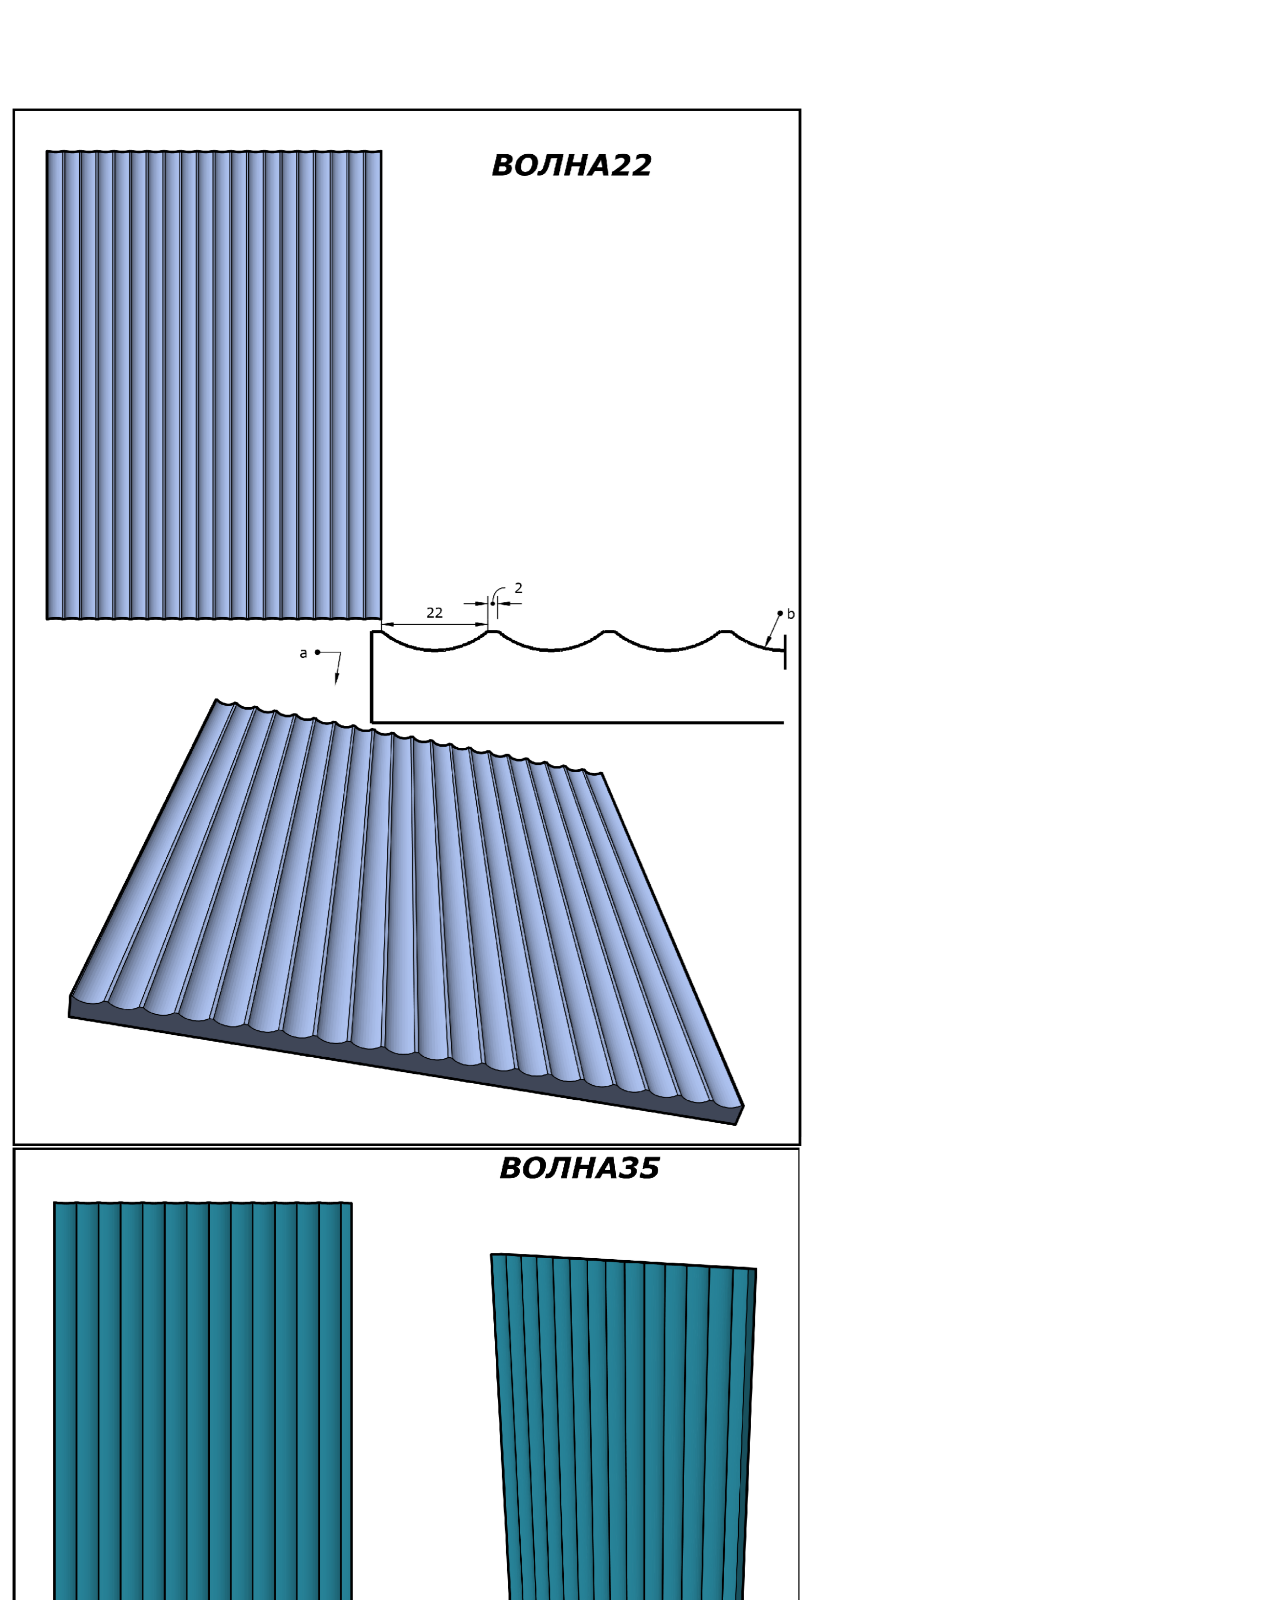
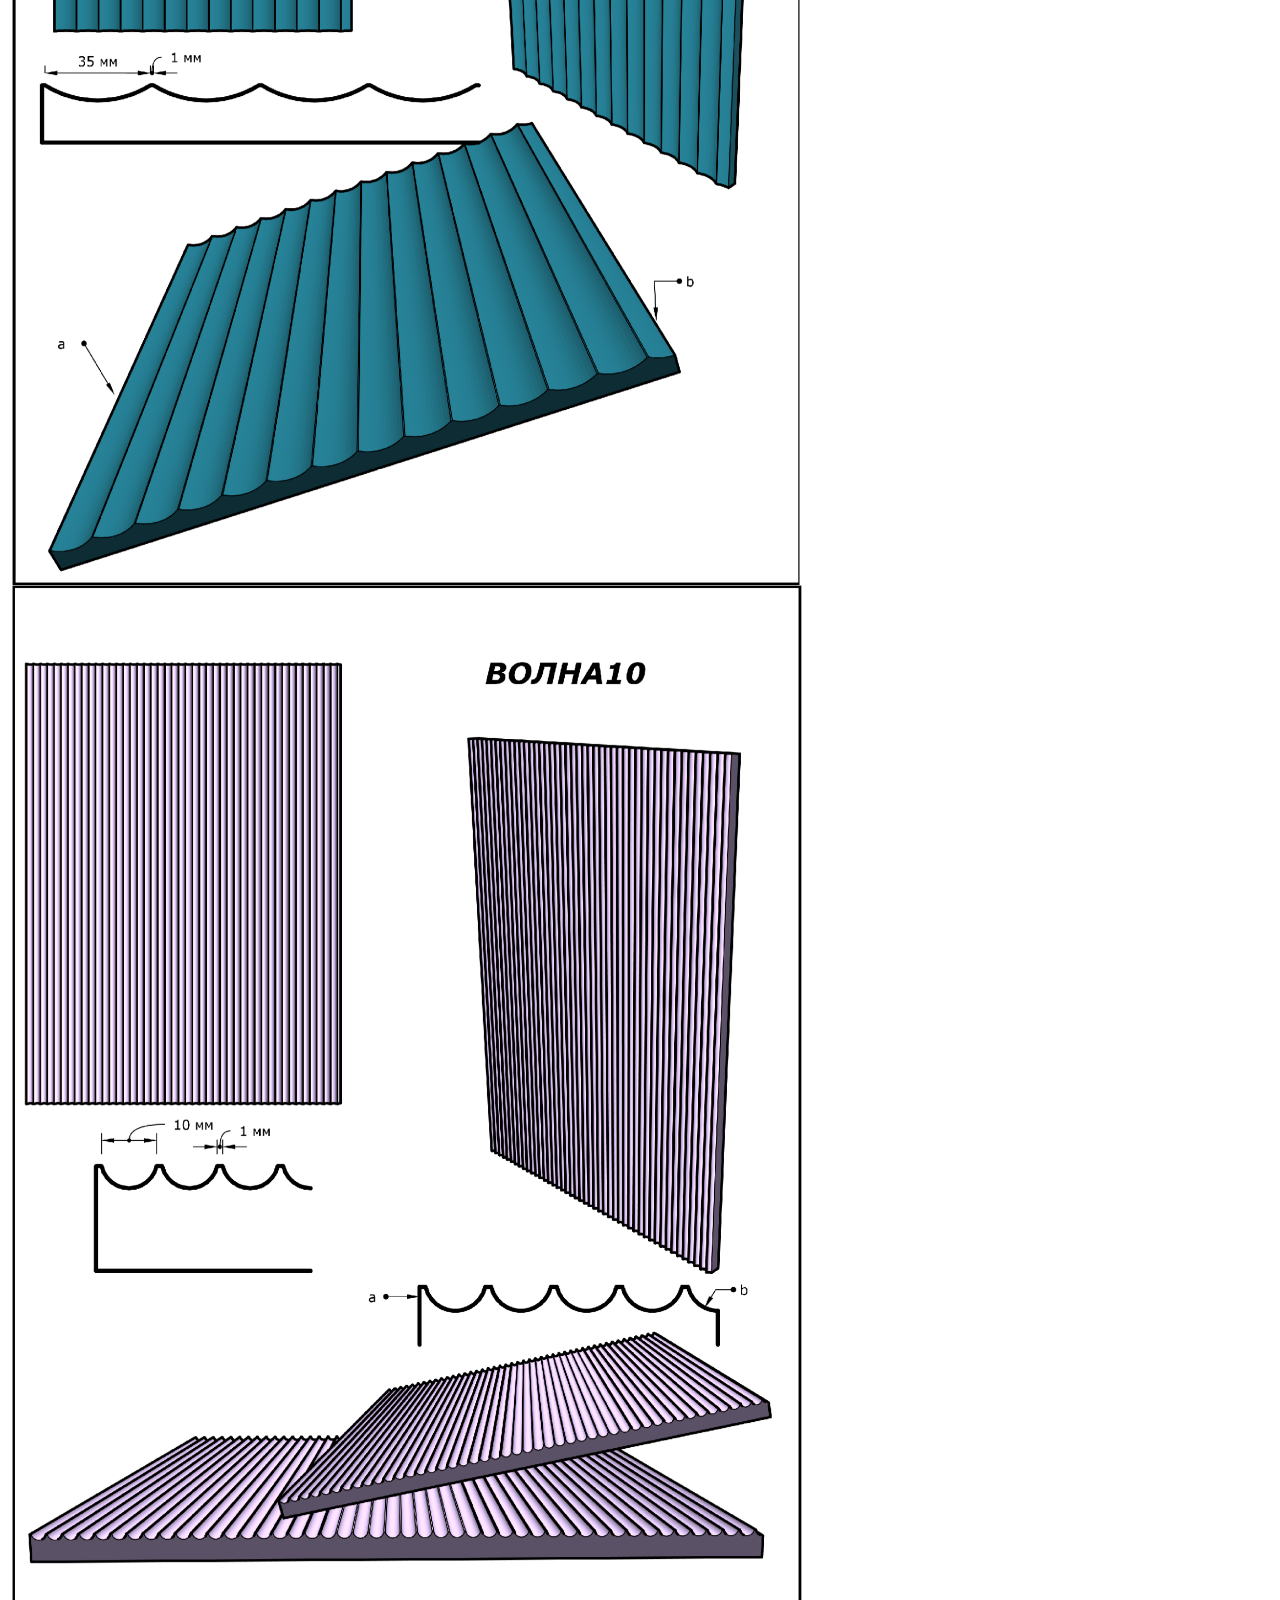
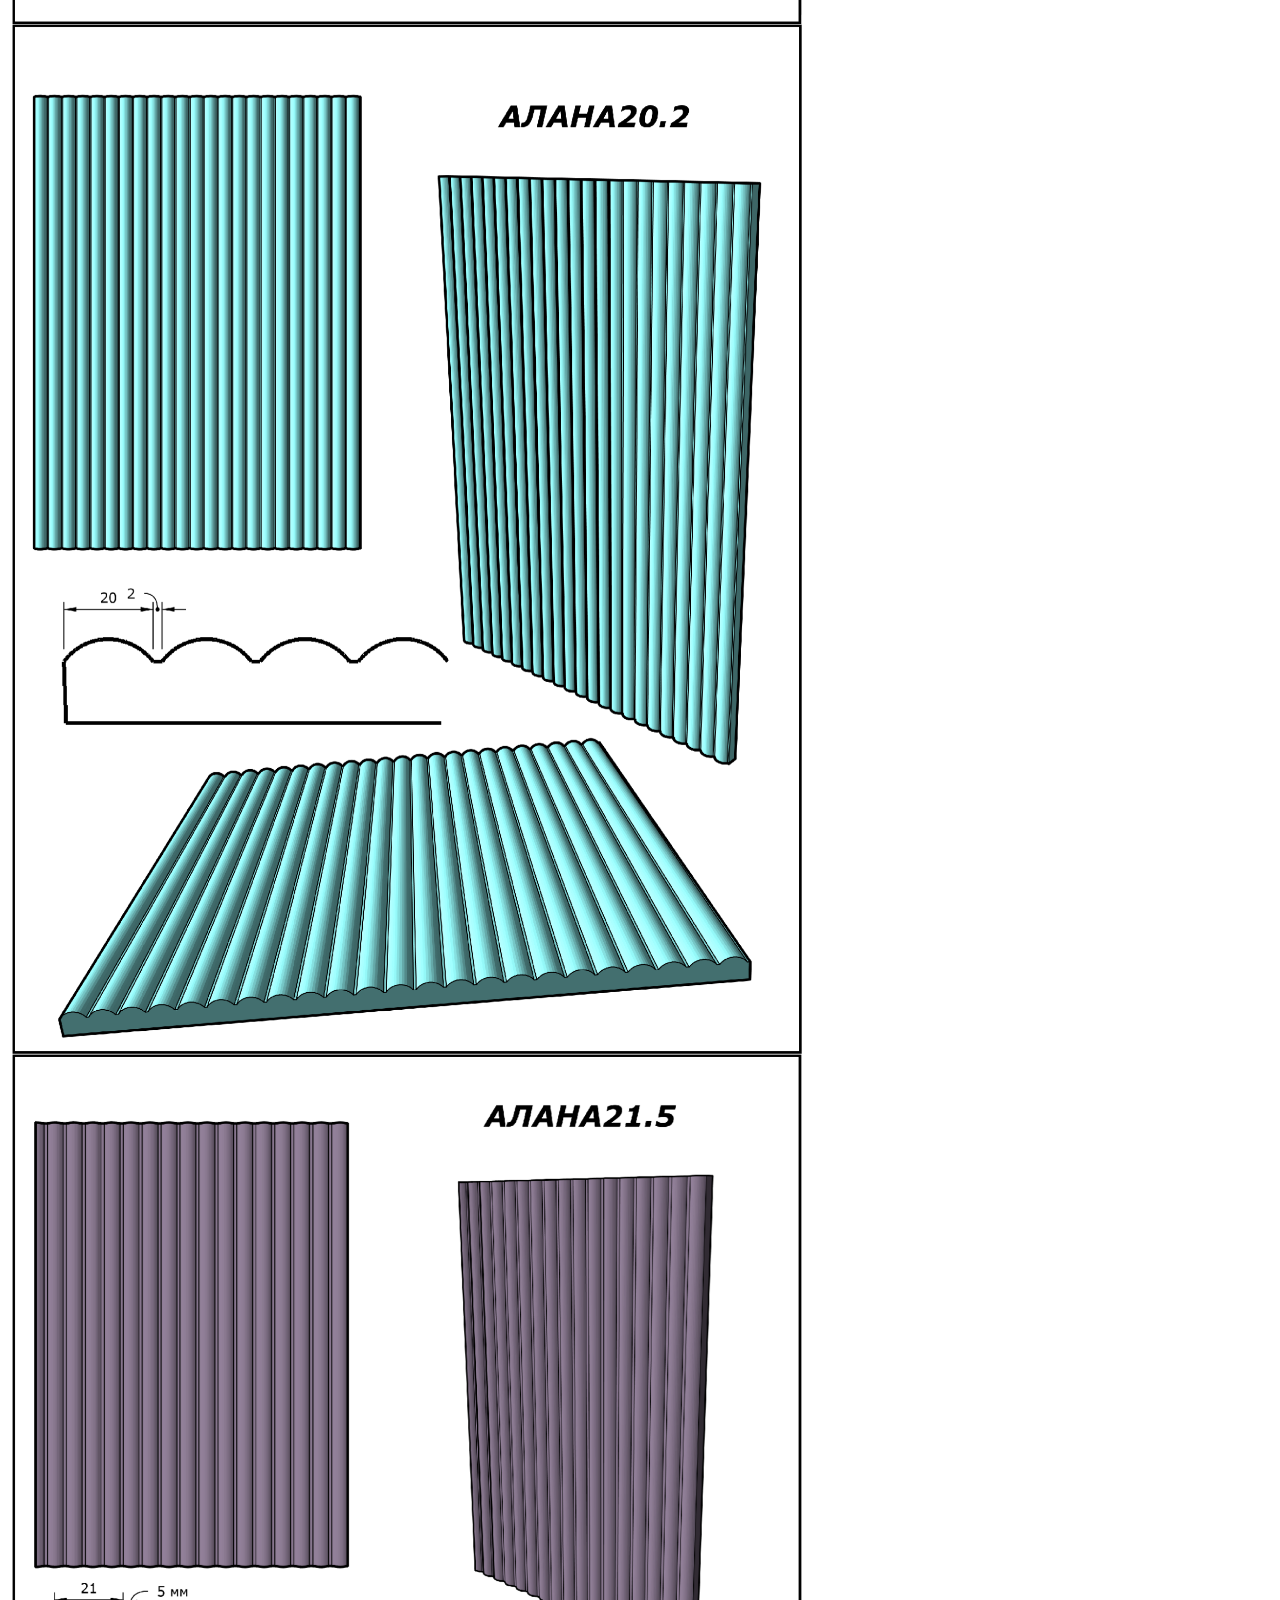
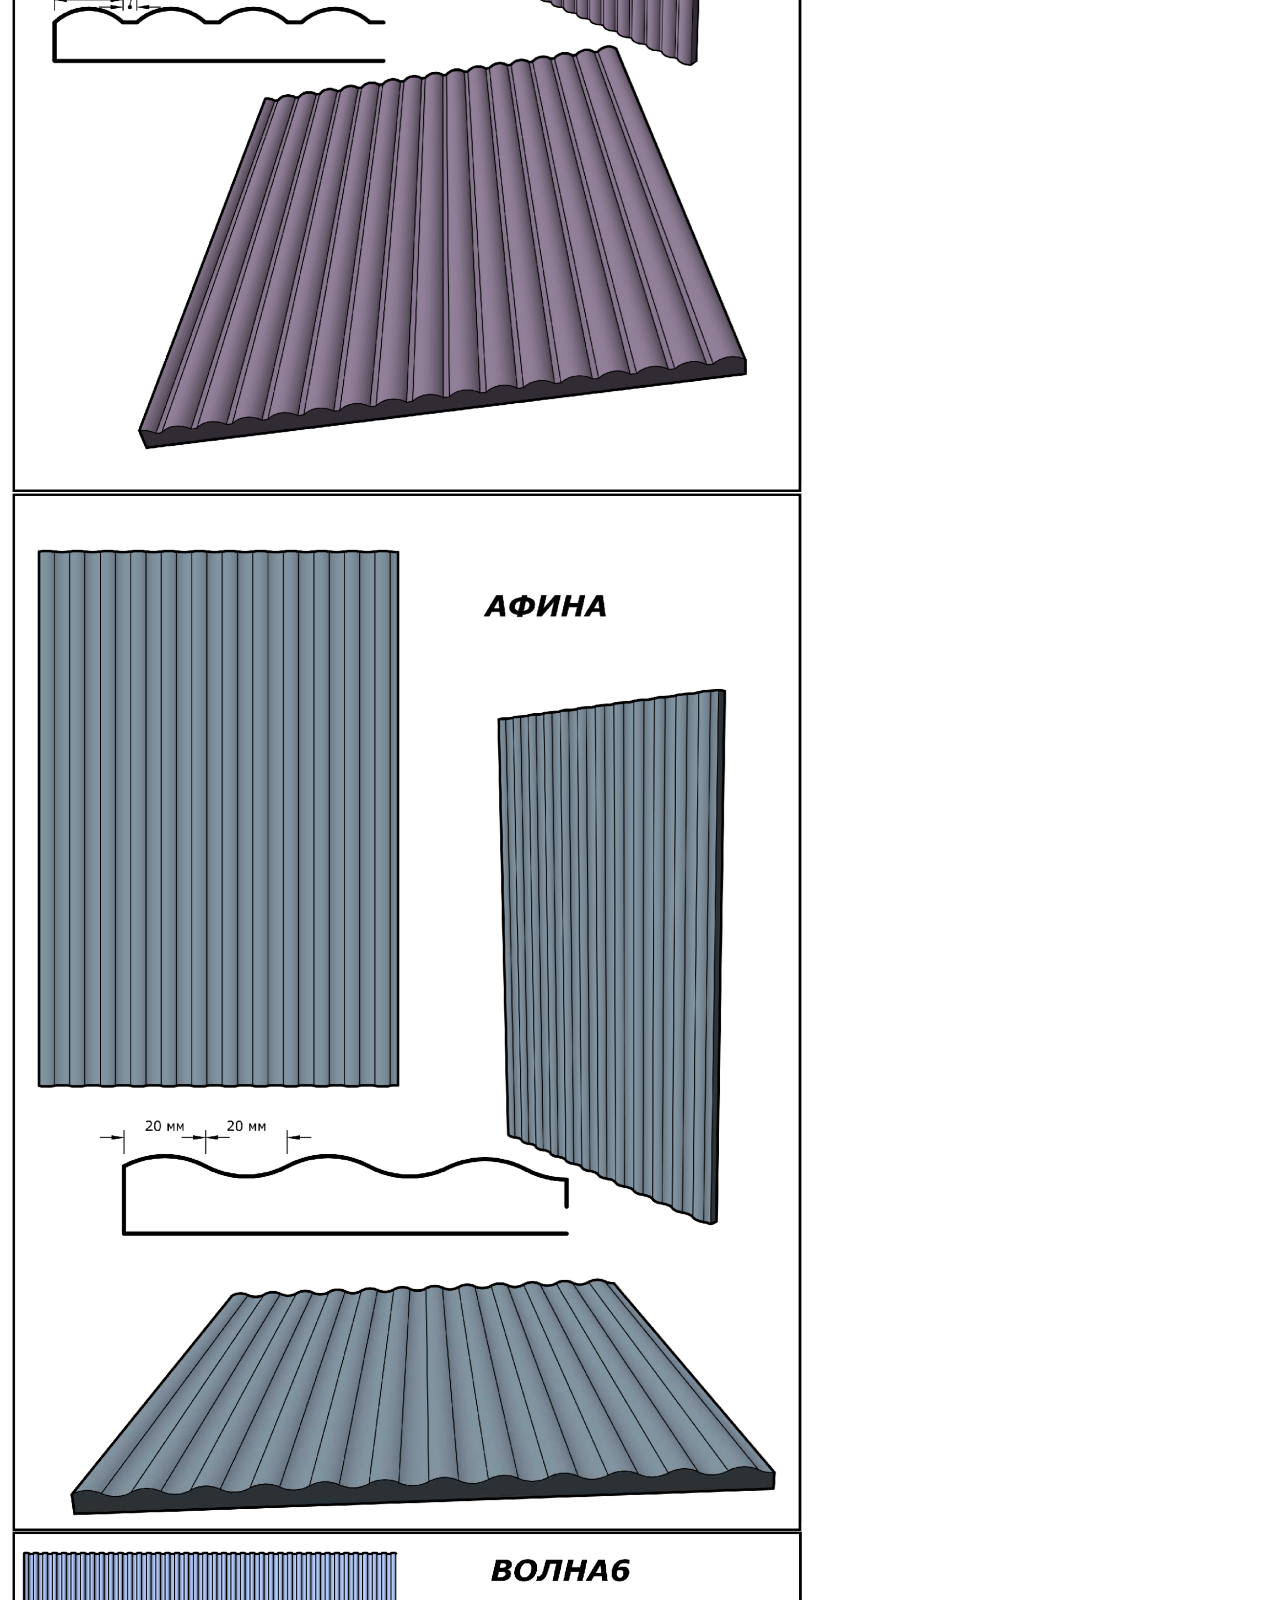
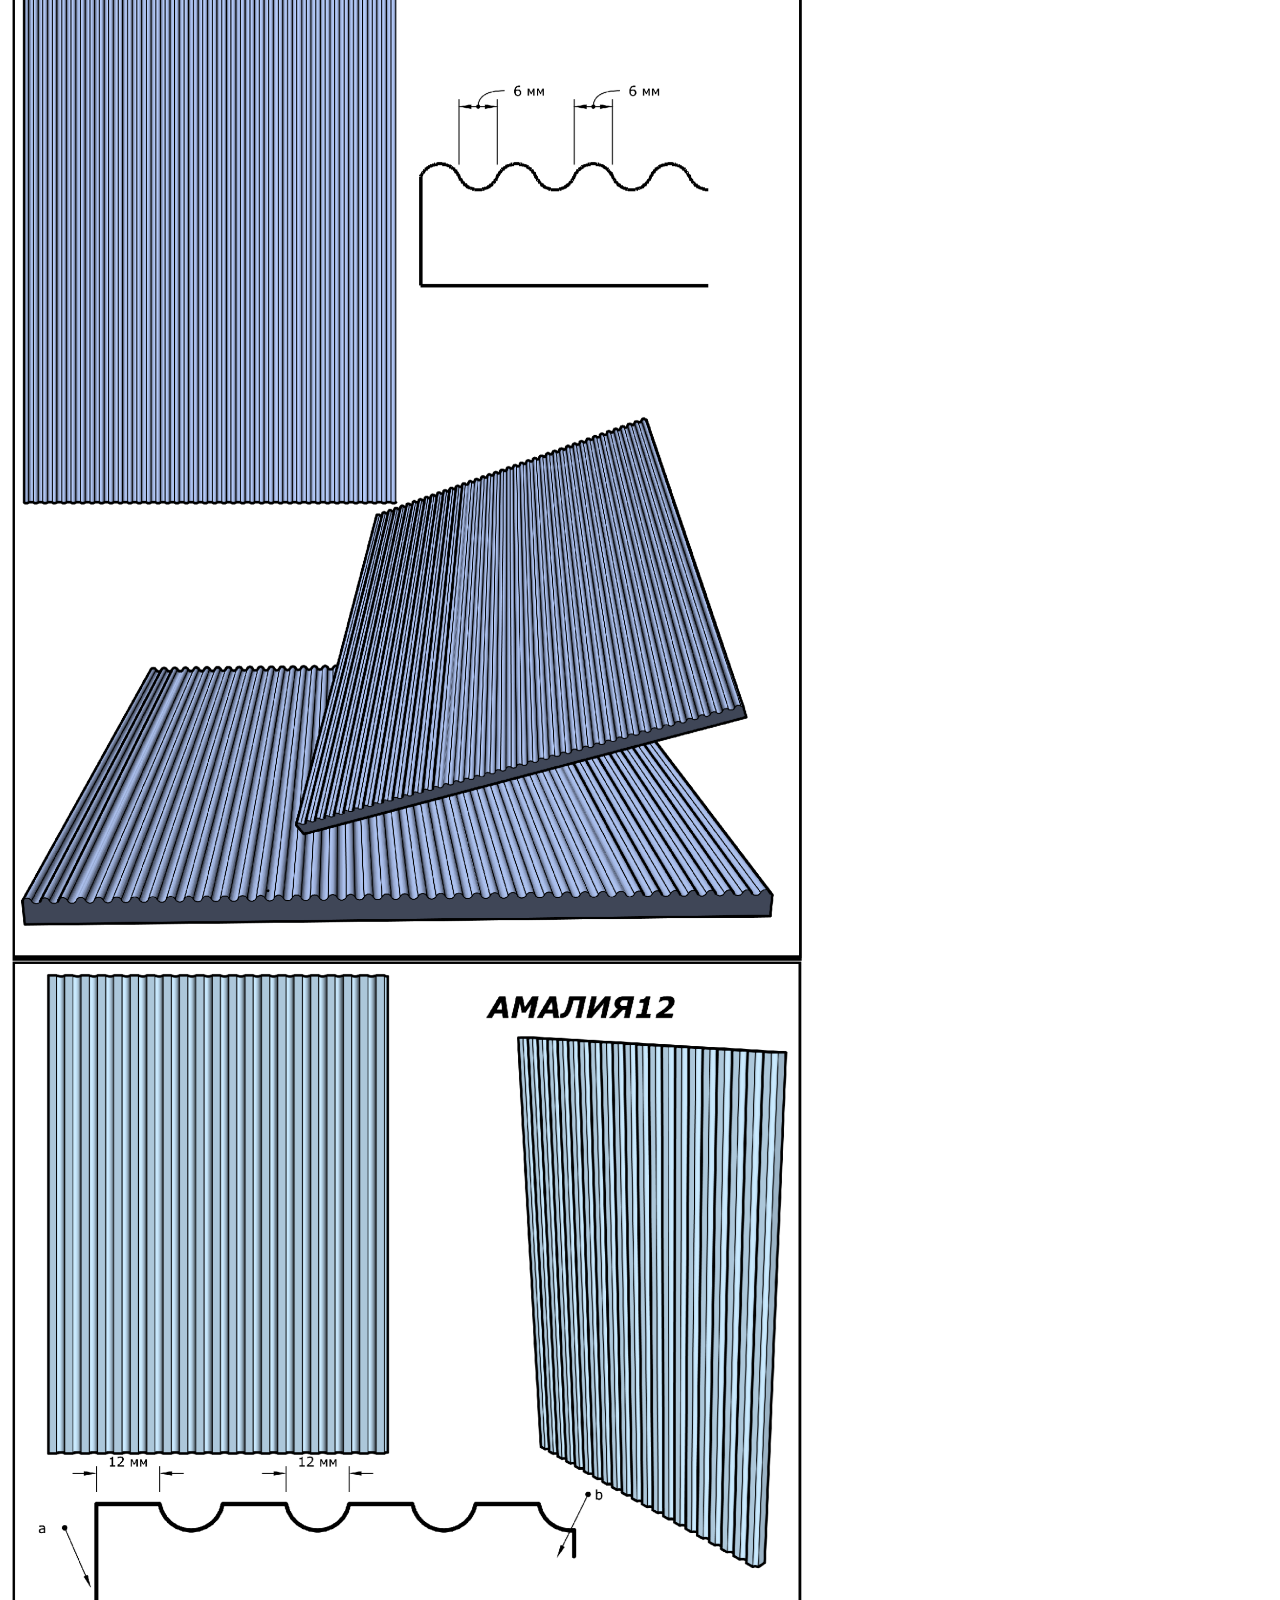
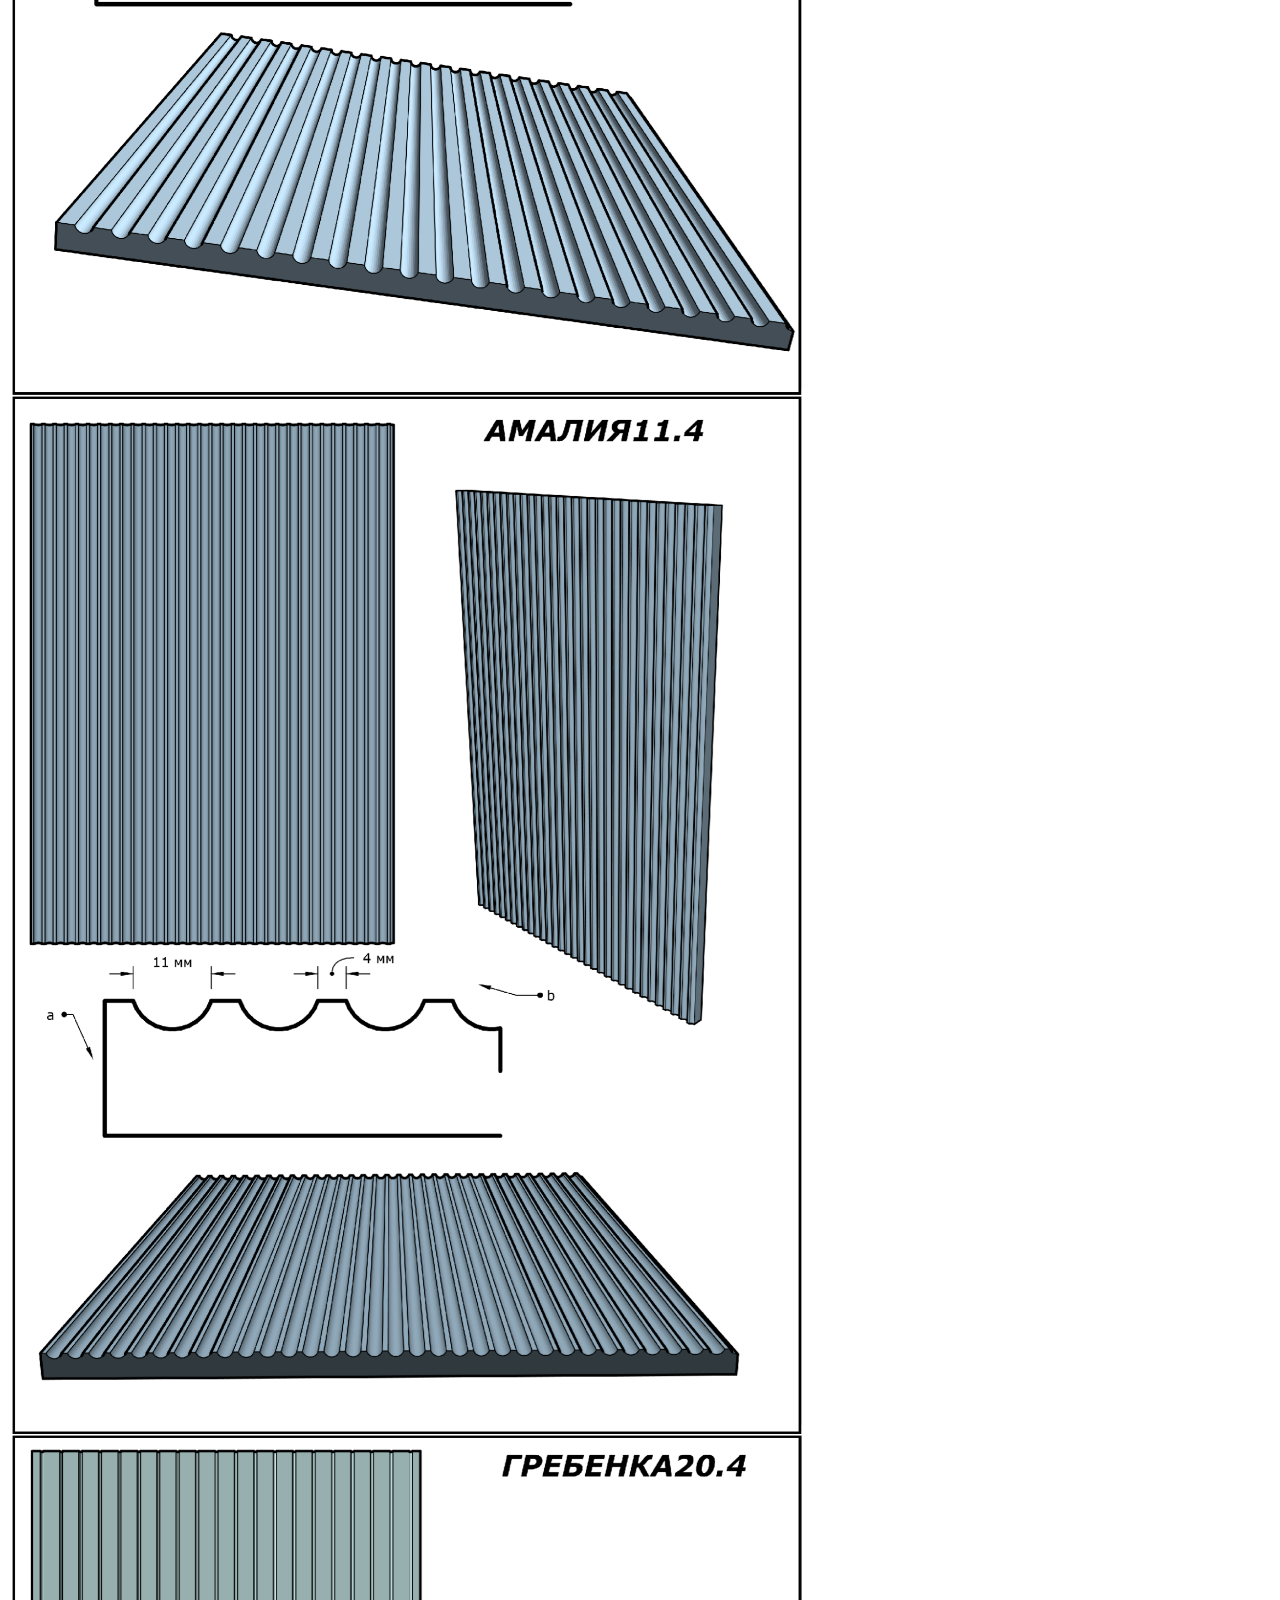
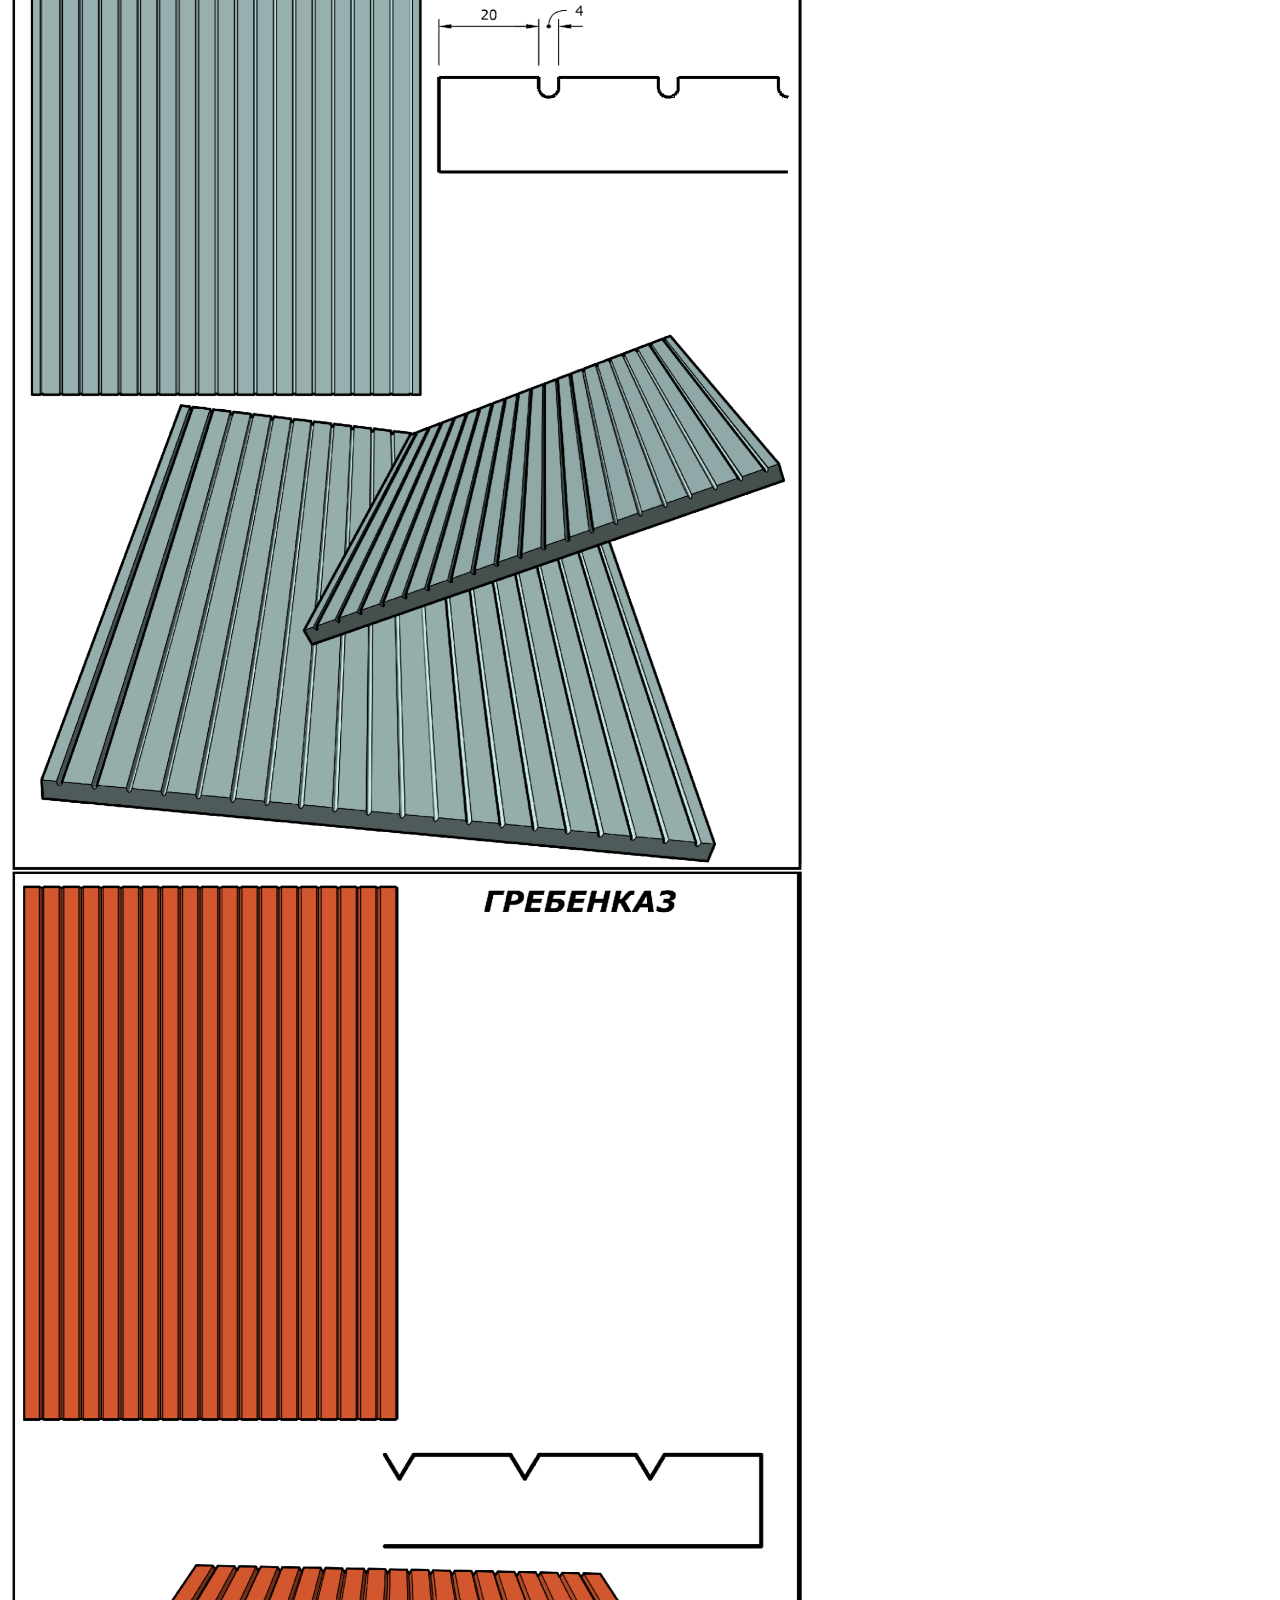
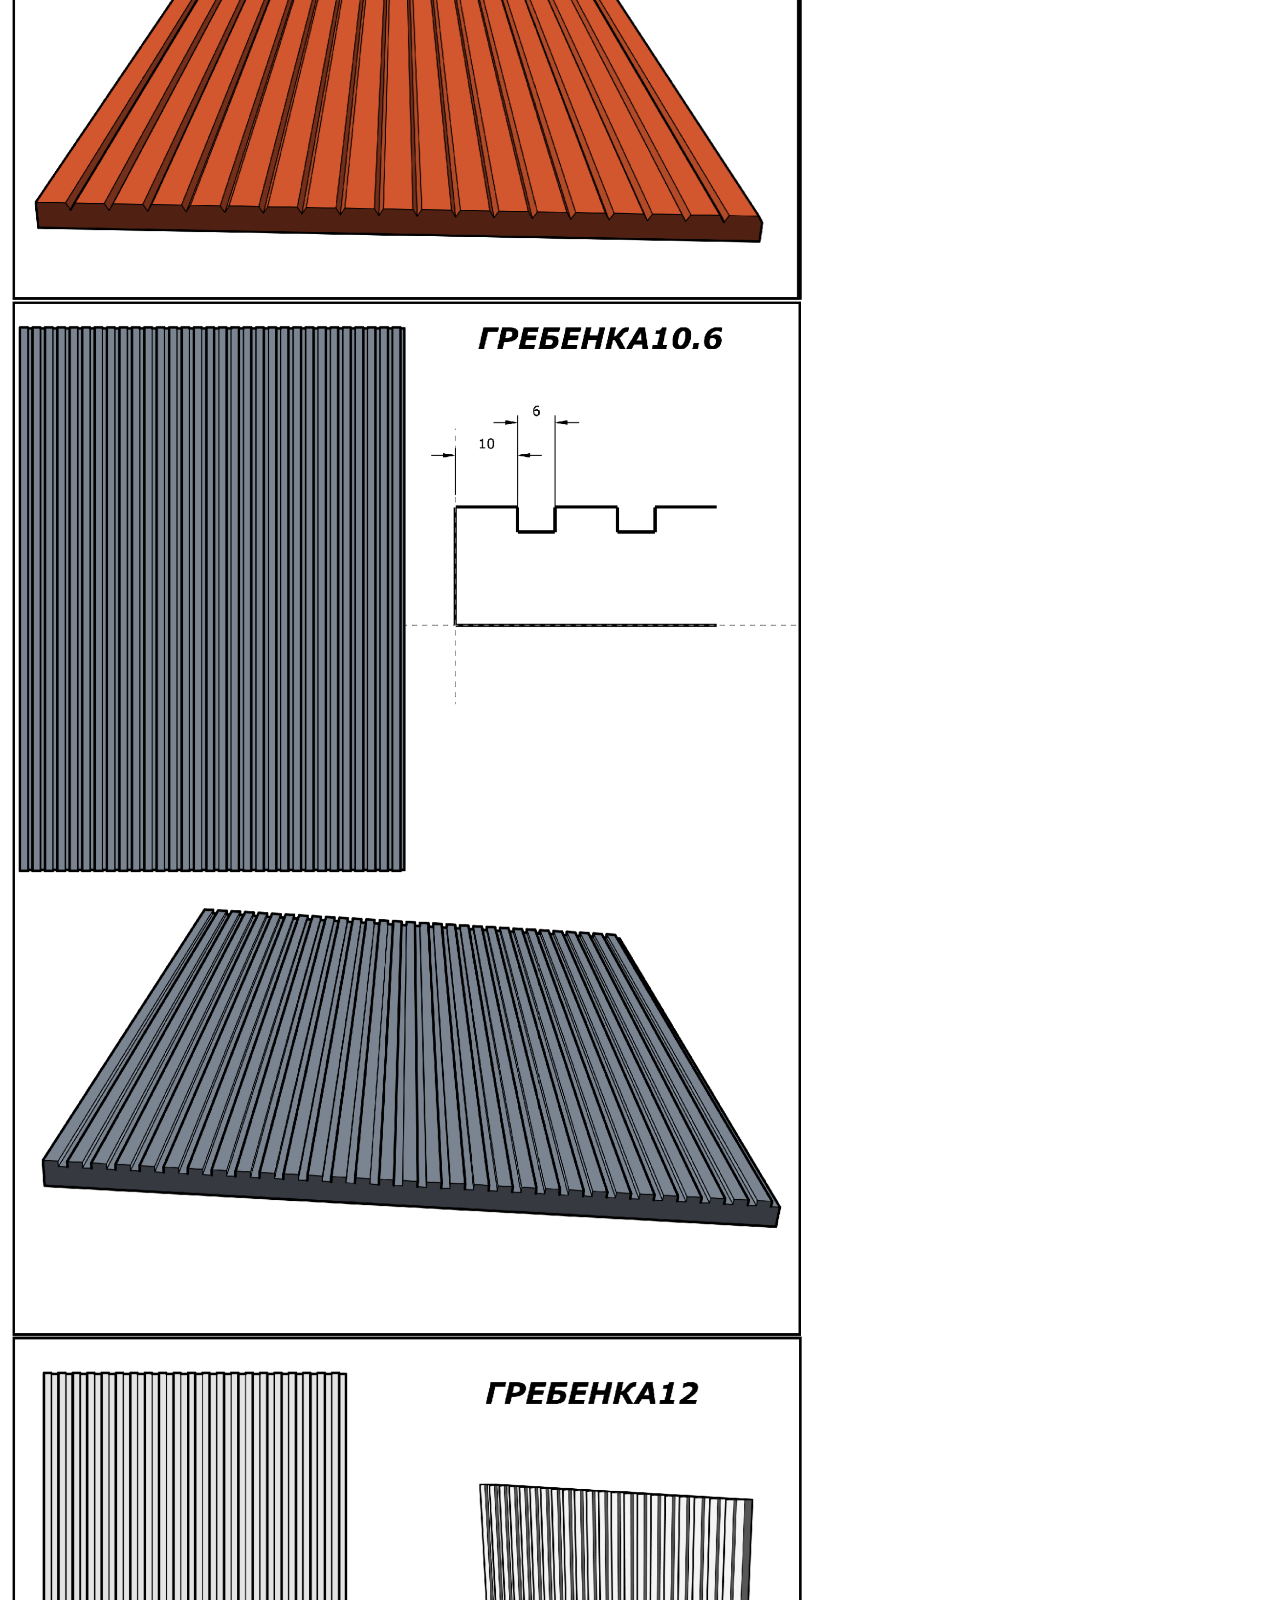
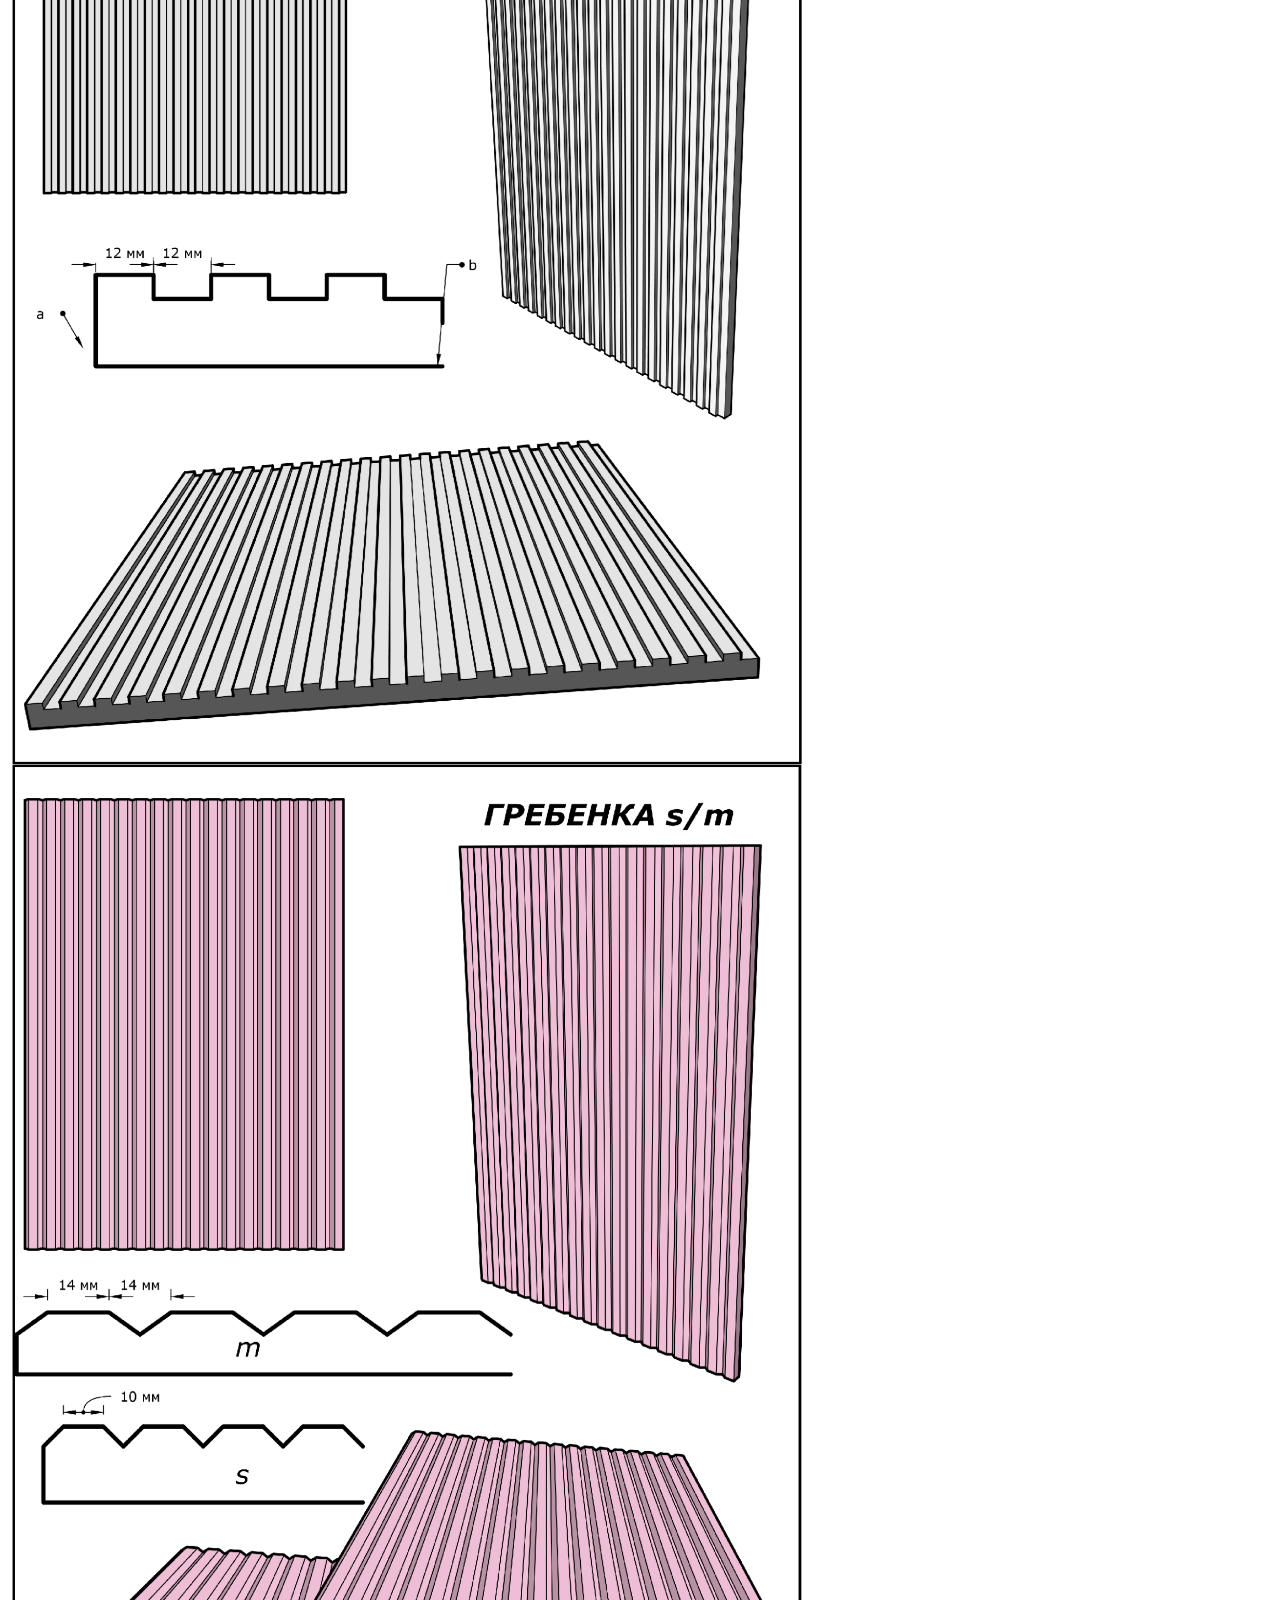
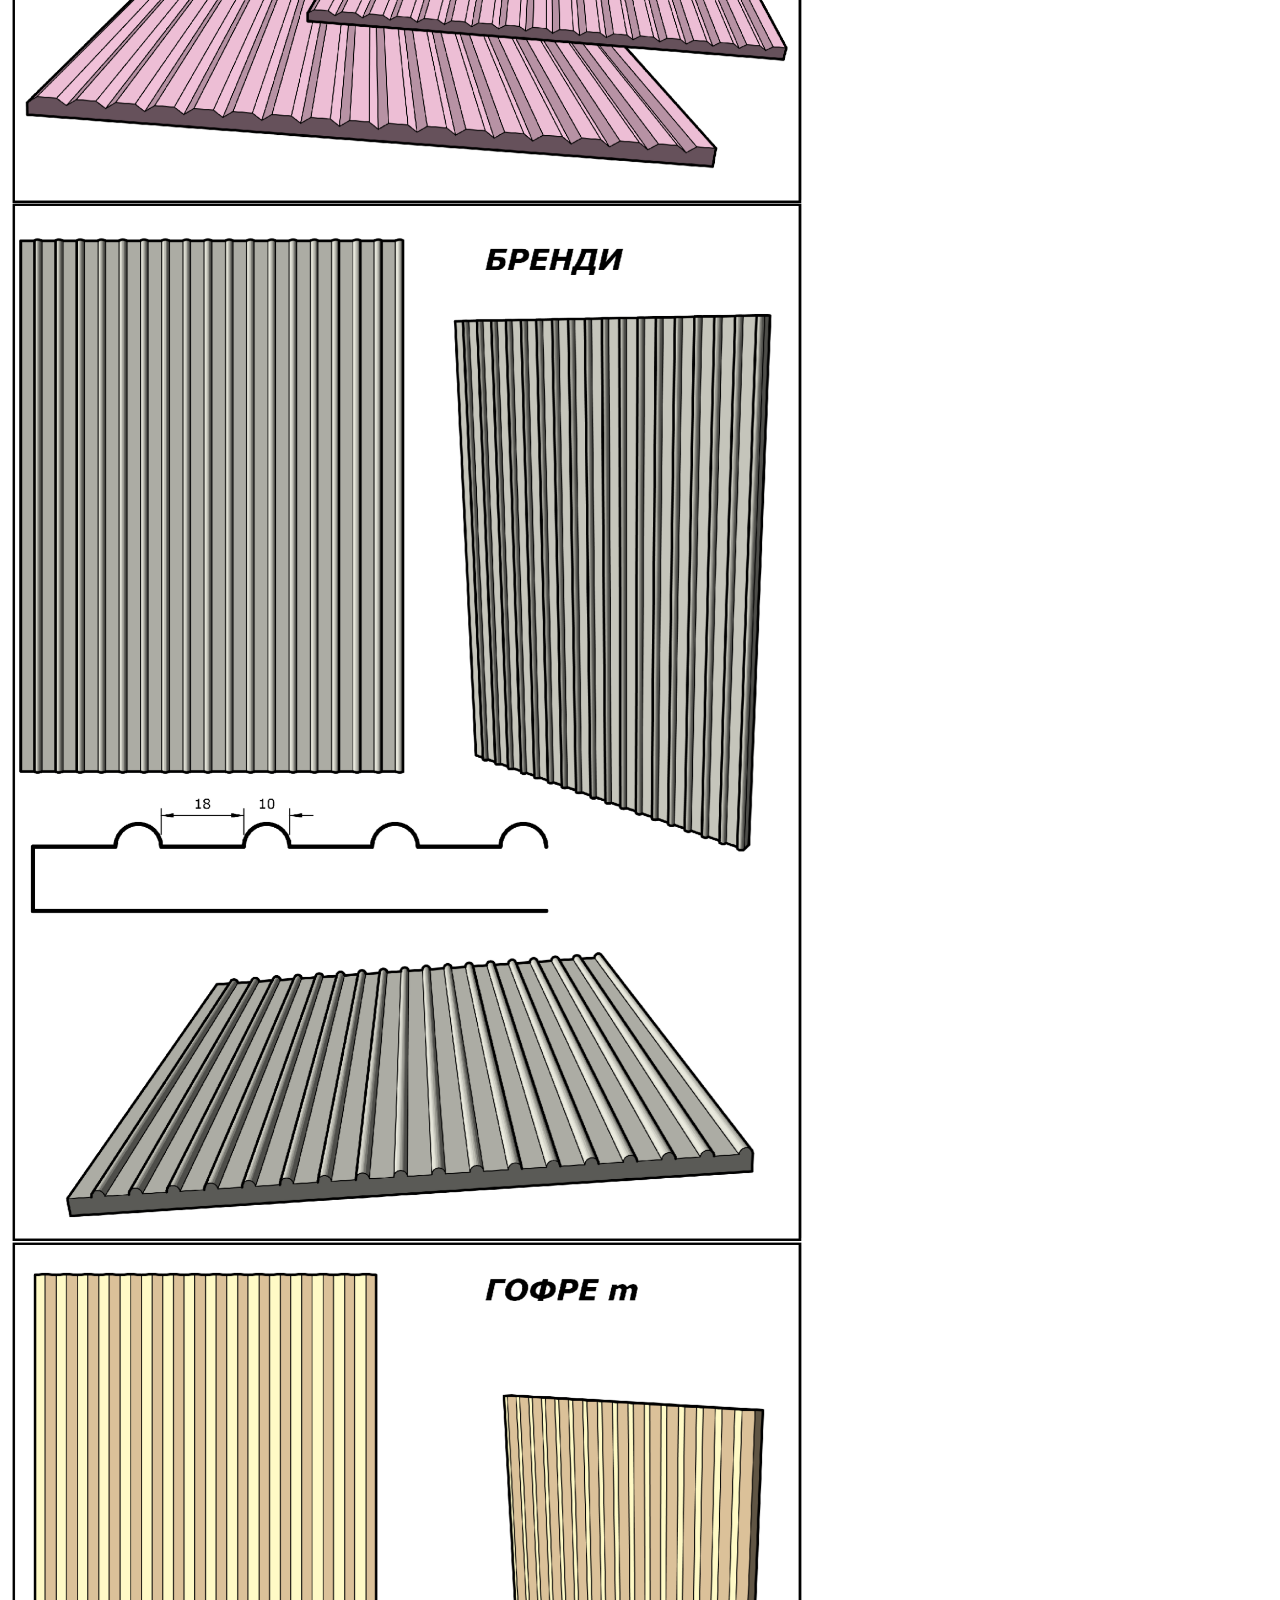
<file: Catalog2/Catalog2.html>
<html>

<head>
    <meta content="text/html; charset=UTF-8" http-equiv="content-type">
    <style type="text/css">
        @import url(https://themes.googleusercontent.com/fonts/css?kit=fpjTOVmNbO4Lz34iLyptLf7zbZVfIqmIzFQco0qcQiutcsB_KmG_l3sifbJU4uIA);
        ol {
            margin: 0;
            padding: 0
        }
        
        table td,
        table th {
            padding: 0
        }
        
        .c0 {
            margin-left: -72pt;
            padding-top: 0pt;
            padding-bottom: 0pt;
            line-height: 1.0791666666666666;
            orphans: 2;
            widows: 2;
            text-align: left;
            margin-right: 523.3pt
        }
        
        .c1 {
            color: #000000;
            font-weight: 400;
            text-decoration: none;
            vertical-align: baseline;
            font-size: 11pt;
            font-family: "Calibri";
            font-style: normal
        }
        
        .c4 {
            margin-left: -67.2pt;
            padding-top: 0pt;
            padding-bottom: 0pt;
            line-height: 1.0791666666666666;
            orphans: 2;
            widows: 2;
            text-align: left
        }
        
        .c2 {
            padding-top: 0pt;
            padding-bottom: 0pt;
            line-height: 1.0791666666666666;
            orphans: 2;
            widows: 2;
            text-align: left;
            margin-right: 523.3pt
        }
        
        .c5 {
            font-size: 28pt;
            font-weight: 400;
            font-family: "Pacifico"
        }
        
        .c3 {
            background-color: #ffffff;
            max-width: 451.3pt;
            padding: 72pt 72pt 49pt 72pt
        }
        
        .title {
            padding-top: 24pt;
            color: #000000;
            font-weight: 700;
            font-size: 36pt;
            padding-bottom: 6pt;
            font-family: "Calibri";
            line-height: 1.0791666666666666;
            page-break-after: avoid;
            orphans: 2;
            widows: 2;
            text-align: left
        }
        
        .subtitle {
            padding-top: 18pt;
            color: #666666;
            font-size: 24pt;
            padding-bottom: 4pt;
            font-family: "Georgia";
            line-height: 1.0791666666666666;
            page-break-after: avoid;
            font-style: italic;
            orphans: 2;
            widows: 2;
            text-align: left
        }
        
        li {
            color: #000000;
            font-size: 11pt;
            font-family: "Calibri"
        }
        
        p {
            margin: 0;
            color: #000000;
            font-size: 11pt;
            font-family: "Calibri"
        }
        
        h1 {
            padding-top: 24pt;
            color: #000000;
            font-weight: 700;
            font-size: 24pt;
            padding-bottom: 6pt;
            font-family: "Calibri";
            line-height: 1.0791666666666666;
            page-break-after: avoid;
            orphans: 2;
            widows: 2;
            text-align: left
        }
        
        h2 {
            padding-top: 18pt;
            color: #000000;
            font-weight: 700;
            font-size: 18pt;
            padding-bottom: 4pt;
            font-family: "Calibri";
            line-height: 1.0791666666666666;
            page-break-after: avoid;
            orphans: 2;
            widows: 2;
            text-align: left
        }
        
        h3 {
            padding-top: 14pt;
            color: #000000;
            font-weight: 700;
            font-size: 14pt;
            padding-bottom: 4pt;
            font-family: "Calibri";
            line-height: 1.0791666666666666;
            page-break-after: avoid;
            orphans: 2;
            widows: 2;
            text-align: left
        }
        
        h4 {
            padding-top: 12pt;
            color: #000000;
            font-weight: 700;
            font-size: 12pt;
            padding-bottom: 2pt;
            font-family: "Calibri";
            line-height: 1.0791666666666666;
            page-break-after: avoid;
            orphans: 2;
            widows: 2;
            text-align: left
        }
        
        h5 {
            padding-top: 11pt;
            color: #000000;
            font-weight: 700;
            font-size: 11pt;
            padding-bottom: 2pt;
            font-family: "Calibri";
            line-height: 1.0791666666666666;
            page-break-after: avoid;
            orphans: 2;
            widows: 2;
            text-align: left
        }
        
        h6 {
            padding-top: 10pt;
            color: #000000;
            font-weight: 700;
            font-size: 10pt;
            padding-bottom: 2pt;
            font-family: "Calibri";
            line-height: 1.0791666666666666;
            page-break-after: avoid;
            orphans: 2;
            widows: 2;
            text-align: left
        }
        
        img {
            max-width: 100% !important;
            height: auto !important;
        }
        
        body {
            margin: 12px;
        }
        
        table {
            max-width: 100% !important;
        }
    </style>
</head>

<body class="c3 doc-content">
    <p class="c0" id="h.24gdqfyt5v7t"><span style="overflow: hidden; display: inline-block; margin: 0.00px 0.00px; border: 0.00px solid #000000; transform: rotate(0.00rad) translateZ(0px); -webkit-transform: rotate(0.00rad) translateZ(0px); width: 790.08px; height: 1038.72px;"><img alt="" src="images/image5.png" style="width: 790.08px; height: 1038.72px; margin-left: 0.00px; margin-top: 0.00px; transform: rotate(0.00rad) translateZ(0px); -webkit-transform: rotate(0.00rad) translateZ(0px);" title=""></span>
        <hr style="page-break-before:always;display:none;">
    </p>
    <p class="c0"><span style="overflow: hidden; display: inline-block; margin: 0.00px 0.00px; border: 0.00px solid #000000; transform: rotate(0.00rad) translateZ(0px); -webkit-transform: rotate(0.00rad) translateZ(0px); width: 788.48px; height: 1038.72px;"><img alt="" src="images/image3.png" style="width: 788.48px; height: 1038.72px; margin-left: 0.00px; margin-top: 0.00px; transform: rotate(0.00rad) translateZ(0px); -webkit-transform: rotate(0.00rad) translateZ(0px);" title=""></span>
        <hr style="page-break-before:always;display:none;">
    </p>
    <p class="c0"><span style="overflow: hidden; display: inline-block; margin: 0.00px 0.00px; border: 0.00px solid #000000; transform: rotate(0.00rad) translateZ(0px); -webkit-transform: rotate(0.00rad) translateZ(0px); width: 790.08px; height: 1038.72px;"><img alt="" src="images/image14.png" style="width: 790.08px; height: 1038.72px; margin-left: 0.00px; margin-top: 0.00px; transform: rotate(0.00rad) translateZ(0px); -webkit-transform: rotate(0.00rad) translateZ(0px);" title=""></span>
        <hr style="page-break-before:always;display:none;">
    </p>
    <p class="c0"><span style="overflow: hidden; display: inline-block; margin: 0.00px 0.00px; border: 0.00px solid #000000; transform: rotate(0.00rad) translateZ(0px); -webkit-transform: rotate(0.00rad) translateZ(0px); width: 790.08px; height: 1029.76px;"><img alt="" src="images/image23.png" style="width: 790.08px; height: 1029.76px; margin-left: 0.00px; margin-top: 0.00px; transform: rotate(0.00rad) translateZ(0px); -webkit-transform: rotate(0.00rad) translateZ(0px);" title=""></span>
        <hr style="page-break-before:always;display:none;">
    </p>
    <p class="c0"><span style="overflow: hidden; display: inline-block; margin: 0.00px 0.00px; border: 0.00px solid #000000; transform: rotate(0.00rad) translateZ(0px); -webkit-transform: rotate(0.00rad) translateZ(0px); width: 790.08px; height: 1038.72px;"><img alt="" src="images/image11.png" style="width: 790.08px; height: 1038.72px; margin-left: 0.00px; margin-top: 0.00px; transform: rotate(0.00rad) translateZ(0px); -webkit-transform: rotate(0.00rad) translateZ(0px);" title=""></span>
        <hr style="page-break-before:always;display:none;">
    </p>
    <p class="c0"><span style="overflow: hidden; display: inline-block; margin: 0.00px 0.00px; border: 0.00px solid #000000; transform: rotate(0.00rad) translateZ(0px); -webkit-transform: rotate(0.00rad) translateZ(0px); width: 790.08px; height: 1038.72px;"><img alt="" src="images/image18.png" style="width: 790.08px; height: 1038.72px; margin-left: 0.00px; margin-top: 0.00px; transform: rotate(0.00rad) translateZ(0px); -webkit-transform: rotate(0.00rad) translateZ(0px);" title=""></span>
        <hr style="page-break-before:always;display:none;">
    </p>
    <p class="c0"><span style="overflow: hidden; display: inline-block; margin: 0.00px 0.00px; border: 0.00px solid #000000; transform: rotate(0.00rad) translateZ(0px); -webkit-transform: rotate(0.00rad) translateZ(0px); width: 790.08px; height: 1029.76px;"><img alt="" src="images/image20.png" style="width: 790.08px; height: 1029.76px; margin-left: 0.00px; margin-top: 0.00px; transform: rotate(0.00rad) translateZ(0px); -webkit-transform: rotate(0.00rad) translateZ(0px);" title=""></span>
        <hr style="page-break-before:always;display:none;">
    </p>
    <p class="c0"><span style="overflow: hidden; display: inline-block; margin: 0.00px 0.00px; border: 0.00px solid #000000; transform: rotate(0.00rad) translateZ(0px); -webkit-transform: rotate(0.00rad) translateZ(0px); width: 790.08px; height: 1034.88px;"><img alt="" src="images/image7.png" style="width: 790.08px; height: 1034.88px; margin-left: 0.00px; margin-top: 0.00px; transform: rotate(0.00rad) translateZ(0px); -webkit-transform: rotate(0.00rad) translateZ(0px);" title=""></span>
        <hr style="page-break-before:always;display:none;">
    </p>
    <p class="c0"><span style="overflow: hidden; display: inline-block; margin: 0.00px 0.00px; border: 0.00px solid #000000; transform: rotate(0.00rad) translateZ(0px); -webkit-transform: rotate(0.00rad) translateZ(0px); width: 790.08px; height: 1038.72px;"><img alt="" src="images/image19.png" style="width: 790.08px; height: 1038.72px; margin-left: 0.00px; margin-top: 0.00px; transform: rotate(0.00rad) translateZ(0px); -webkit-transform: rotate(0.00rad) translateZ(0px);" title=""></span>
        <hr style="page-break-before:always;display:none;">
    </p>
    <p class="c0"><span style="overflow: hidden; display: inline-block; margin: 0.00px 0.00px; border: 0.00px solid #000000; transform: rotate(0.00rad) translateZ(0px); -webkit-transform: rotate(0.00rad) translateZ(0px); width: 790.08px; height: 1036.16px;"><img alt="" src="images/image10.png" style="width: 790.08px; height: 1036.16px; margin-left: 0.00px; margin-top: 0.00px; transform: rotate(0.00rad) translateZ(0px); -webkit-transform: rotate(0.00rad) translateZ(0px);" title=""></span>
        <hr style="page-break-before:always;display:none;">
    </p>
    <p class="c0"><span style="overflow: hidden; display: inline-block; margin: 0.00px 0.00px; border: 0.00px solid #000000; transform: rotate(0.00rad) translateZ(0px); -webkit-transform: rotate(0.00rad) translateZ(0px); width: 790.08px; height: 1029.76px;"><img alt="" src="images/image12.png" style="width: 790.08px; height: 1029.76px; margin-left: 0.00px; margin-top: 0.00px; transform: rotate(0.00rad) translateZ(0px); -webkit-transform: rotate(0.00rad) translateZ(0px);" title=""></span>
        <hr style="page-break-before:always;display:none;">
    </p>
    <p class="c0"><span style="overflow: hidden; display: inline-block; margin: 0.00px 0.00px; border: 0.00px solid #000000; transform: rotate(0.00rad) translateZ(0px); -webkit-transform: rotate(0.00rad) translateZ(0px); width: 790.08px; height: 1035.52px;"><img alt="" src="images/image16.png" style="width: 790.08px; height: 1035.52px; margin-left: 0.00px; margin-top: 0.00px; transform: rotate(0.00rad) translateZ(0px); -webkit-transform: rotate(0.00rad) translateZ(0px);" title=""></span>
        <hr style="page-break-before:always;display:none;">
    </p>
    <p class="c0"><span style="overflow: hidden; display: inline-block; margin: 0.00px 0.00px; border: 0.00px solid #000000; transform: rotate(0.00rad) translateZ(0px); -webkit-transform: rotate(0.00rad) translateZ(0px); width: 790.08px; height: 1028.16px;"><img alt="" src="images/image25.png" style="width: 790.08px; height: 1028.16px; margin-left: 0.00px; margin-top: 0.00px; transform: rotate(0.00rad) translateZ(0px); -webkit-transform: rotate(0.00rad) translateZ(0px);" title=""></span>
        <hr style="page-break-before:always;display:none;">
    </p>
    <p class="c0"><span style="overflow: hidden; display: inline-block; margin: 0.00px 0.00px; border: 0.00px solid #000000; transform: rotate(0.00rad) translateZ(0px); -webkit-transform: rotate(0.00rad) translateZ(0px); width: 790.08px; height: 1038.72px;"><img alt="" src="images/image1.png" style="width: 790.08px; height: 1038.72px; margin-left: 0.00px; margin-top: 0.00px; transform: rotate(0.00rad) translateZ(0px); -webkit-transform: rotate(0.00rad) translateZ(0px);" title=""></span>
        <hr style="page-break-before:always;display:none;">
    </p>
    <p class="c0"><span style="overflow: hidden; display: inline-block; margin: 0.00px 0.00px; border: 0.00px solid #000000; transform: rotate(0.00rad) translateZ(0px); -webkit-transform: rotate(0.00rad) translateZ(0px); width: 790.08px; height: 1038.72px;"><img alt="" src="images/image13.png" style="width: 790.08px; height: 1038.72px; margin-left: 0.00px; margin-top: 0.00px; transform: rotate(0.00rad) translateZ(0px); -webkit-transform: rotate(0.00rad) translateZ(0px);" title=""></span>
        <hr style="page-break-before:always;display:none;">
    </p>
    <p class="c0"><span style="overflow: hidden; display: inline-block; margin: 0.00px 0.00px; border: 0.00px solid #000000; transform: rotate(0.00rad) translateZ(0px); -webkit-transform: rotate(0.00rad) translateZ(0px); width: 790.08px; height: 1038.72px;"><img alt="" src="images/image21.png" style="width: 790.08px; height: 1038.72px; margin-left: 0.00px; margin-top: 0.00px; transform: rotate(0.00rad) translateZ(0px); -webkit-transform: rotate(0.00rad) translateZ(0px);" title=""></span>
        <hr style="page-break-before:always;display:none;">
    </p>
    <p class="c0"><span style="overflow: hidden; display: inline-block; margin: 0.00px 0.00px; border: 0.00px solid #000000; transform: rotate(0.00rad) translateZ(0px); -webkit-transform: rotate(0.00rad) translateZ(0px); width: 790.08px; height: 1038.72px;"><img alt="" src="images/image8.png" style="width: 790.08px; height: 1038.72px; margin-left: 0.00px; margin-top: 0.00px; transform: rotate(0.00rad) translateZ(0px); -webkit-transform: rotate(0.00rad) translateZ(0px);" title=""></span>
        <hr style="page-break-before:always;display:none;">
    </p>
    <p class="c0"><span style="overflow: hidden; display: inline-block; margin: 0.00px 0.00px; border: 0.00px solid #000000; transform: rotate(0.00rad) translateZ(0px); -webkit-transform: rotate(0.00rad) translateZ(0px); width: 790.08px; height: 1035.52px;"><img alt="" src="images/image17.png" style="width: 790.08px; height: 1035.52px; margin-left: 0.00px; margin-top: 0.00px; transform: rotate(0.00rad) translateZ(0px); -webkit-transform: rotate(0.00rad) translateZ(0px);" title=""></span>
        <hr style="page-break-before:always;display:none;">
    </p>
    <p class="c0"><span style="overflow: hidden; display: inline-block; margin: 0.00px 0.00px; border: 0.00px solid #000000; transform: rotate(0.00rad) translateZ(0px); -webkit-transform: rotate(0.00rad) translateZ(0px); width: 786.68px; height: 1032.37px;"><img alt="" src="images/image22.png" style="width: 786.68px; height: 1032.37px; margin-left: 0.00px; margin-top: 0.00px; transform: rotate(0.00rad) translateZ(0px); -webkit-transform: rotate(0.00rad) translateZ(0px);" title=""></span>
        <hr style="page-break-before:always;display:none;">
    </p>
    <p class="c0"><span style="overflow: hidden; display: inline-block; margin: 0.00px 0.00px; border: 0.00px solid #000000; transform: rotate(0.00rad) translateZ(0px); -webkit-transform: rotate(0.00rad) translateZ(0px); width: 790.08px; height: 1035.52px;"><img alt="" src="images/image4.png" style="width: 790.08px; height: 1035.52px; margin-left: 0.00px; margin-top: 0.00px; transform: rotate(0.00rad) translateZ(0px); -webkit-transform: rotate(0.00rad) translateZ(0px);" title=""></span>
        <hr style="page-break-before:always;display:none;">
    </p>
    <p class="c0"><span style="overflow: hidden; display: inline-block; margin: 0.00px 0.00px; border: 0.00px solid #000000; transform: rotate(0.00rad) translateZ(0px); -webkit-transform: rotate(0.00rad) translateZ(0px); width: 793.45px; height: 1032.44px;"><img alt="" src="images/image24.png" style="width: 793.45px; height: 1032.44px; margin-left: 0.00px; margin-top: 0.00px; transform: rotate(0.00rad) translateZ(0px); -webkit-transform: rotate(0.00rad) translateZ(0px);" title=""></span>
        <hr style="page-break-before:always;display:none;">
    </p>
    <p class="c0"><span style="overflow: hidden; display: inline-block; margin: 0.00px 0.00px; border: 0.00px solid #000000; transform: rotate(0.00rad) translateZ(0px); -webkit-transform: rotate(0.00rad) translateZ(0px); width: 790.08px; height: 1035.52px;"><img alt="" src="images/image2.png" style="width: 790.08px; height: 1035.52px; margin-left: 0.00px; margin-top: 0.00px; transform: rotate(0.00rad) translateZ(0px); -webkit-transform: rotate(0.00rad) translateZ(0px);" title=""></span>
        <hr style="page-break-before:always;display:none;">
    </p>
    <p class="c2"><span style="overflow: hidden; display: inline-block; margin: 0.00px 0.00px; border: 0.00px solid #000000; transform: rotate(0.00rad) translateZ(0px); -webkit-transform: rotate(0.00rad) translateZ(0px); width: 790.08px; height: 1035.52px;"><img alt="" src="images/image9.png" style="width: 790.08px; height: 1035.52px; margin-left: 0.00px; margin-top: 0.00px; transform: rotate(0.00rad) translateZ(0px); -webkit-transform: rotate(0.00rad) translateZ(0px);" title=""></span>
    </p>
</body>

</html>
</file>
<file: css/style.css>
/* ============================================================
   RESET & BASE
   ============================================================ */

* {
    margin: 0;
    padding: 0;
    box-sizing: border-box;
    -webkit-tap-highlight-color: transparent;
}

html {
    scroll-behavior: smooth;
    -webkit-text-size-adjust: 100%;
    -moz-text-size-adjust: 100%;
    text-size-adjust: 100%;
    overflow-y: scroll;
}

body {
    font-family: 'Montserrat', sans-serif;
    background: #0d0d0d;
    color: #ffffff;
    line-height: 1.5;
    -webkit-font-smoothing: antialiased;
    -moz-osx-font-smoothing: grayscale;
    /* ✅ ИСПРАВЛЕНО: убраны overflow-x: hidden и overscroll-behavior-y */
    /* Горизонтальный скролл блокируем через wrapper, а не body */
    touch-action: manipulation;
}


/* ✅ Безопасная защита от горизонтального скролла без блокировки вертикального */

html,
body {
    max-width: 100vw;
    overflow-x: clip;
    /* clip не блокирует вертикальный скролл, в отличие от hidden */
}

a {
    text-decoration: none;
    color: inherit;
}

img {
    max-width: 100%;
    display: block;
}

.container {
    max-width: 1300px;
    margin: 0 auto;
    padding: 0 16px;
}


/* Focus-visible для accessibility */

:focus {
    outline: none;
}

:focus-visible {
    outline: 2px solid var(--accent);
    outline-offset: 2px;
}


/* ============================================================
   VARIABLES
   ============================================================ */

:root {
    --accent: #d4af37;
    --dark: #0d0d0d;
    --gray: #cccccc;
    --card-bg: rgba(255, 255, 255, 0.06);
    --border: rgba(212, 175, 55, 0.15);
    --shadow: 0 10px 40px rgba(0, 0, 0, 0.5);
    --transition: 0.3s ease;
}


/* ============================================================
   HEADER
   ============================================================ */

.header {
    position: fixed;
    top: 0;
    left: 0;
    width: 100%;
    z-index: 1000;
    padding: 12px 16px;
    display: flex;
    align-items: center;
    justify-content: space-between;
    background: rgba(13, 13, 13, 0.95);
    -webkit-backdrop-filter: blur(16px);
    backdrop-filter: blur(16px);
    border-bottom: 1px solid var(--border);
    transition: box-shadow 0.3s, padding 0.3s;
    gap: 10px;
}

.header.scrolled {
    box-shadow: 0 4px 30px rgba(0, 0, 0, 0.6);
    padding: 8px 16px;
}

.header-logo {
    display: flex;
    align-items: center;
    gap: 10px;
    font-family: 'Playfair Display', serif;
    font-size: 18px;
    font-weight: 700;
    letter-spacing: 2px;
    flex-shrink: 0;
    text-decoration: none;
    color: inherit;
}

.header-logo-img {
    height: 40px;
    width: auto;
    border-radius: 8px;
    object-fit: contain;
    display: block;
}

.header-logo-text {
    white-space: nowrap;
}

.header-logo-text span {
    color: var(--accent);
}

.header-logo span {
    color: var(--accent);
}


/* Desktop nav — скрыт на мобильных */

.header-nav {
    display: none;
    gap: 14px;
    align-items: center;
    flex-wrap: nowrap;
}

.header-nav a {
    font-size: 10px;
    font-weight: 600;
    letter-spacing: 0.5px;
    text-transform: uppercase;
    color: rgba(255, 255, 255, 0.7);
    transition: color 0.3s, border-bottom 0.3s;
    padding-bottom: 3px;
    border-bottom: 2px solid transparent;
    white-space: nowrap;
}

.header-nav a:hover,
.header-nav a.active {
    color: #fff;
    border-bottom-color: var(--accent);
}

.header-actions {
    display: flex;
    align-items: center;
    gap: 10px;
    flex-shrink: 0;
}

.header-phone {
    display: none;
    align-items: center;
    gap: 5px;
    font-weight: 700;
    font-size: 13px;
    padding: 7px 16px;
    border: 2px solid var(--accent);
    border-radius: 50px;
    transition: background 0.3s, color 0.3s;
    flex-shrink: 0;
    white-space: nowrap;
}

.header-phone:hover {
    background: var(--accent);
    color: #0d0d0d;
}

.header-phone-dot {
    width: 6px;
    height: 6px;
    background: #4CAF50;
    border-radius: 50%;
    animation: pulse-dot 2s infinite;
    flex-shrink: 0;
}

@keyframes pulse-dot {
    0%,
    100% {
        box-shadow: 0 0 0 0 rgba(76, 175, 80, 0.4);
    }
    50% {
        box-shadow: 0 0 0 8px rgba(76, 175, 80, 0);
    }
}


/* ============================================================
   BURGER MENU
   ============================================================ */

.burger {
    display: flex;
    flex-direction: column;
    align-items: center;
    justify-content: center;
    gap: 5px;
    width: 48px;
    height: 48px;
    min-width: 48px;
    min-height: 48px;
    background: rgba(255, 255, 255, 0.1);
    border: 1px solid var(--border);
    border-radius: 10px;
    cursor: pointer;
    padding: 12px;
    position: relative;
    z-index: 1001;
    touch-action: manipulation;
}

.burger span {
    display: block;
    width: 22px;
    height: 2px;
    background: #fff;
    border-radius: 2px;
    transition: transform 0.3s cubic-bezier(0.4, 0, 0.2, 1), opacity 0.2s, background 0.3s;
}

.burger.active span:nth-child(1) {
    transform: translateY(7px) rotate(45deg);
    background: var(--accent);
}

.burger.active span:nth-child(2) {
    opacity: 0;
    transform: translateX(10px);
}

.burger.active span:nth-child(3) {
    transform: translateY(-7px) rotate(-45deg);
    background: var(--accent);
}


/* Mobile overlay */

.mobile-overlay {
    position: fixed;
    inset: 0;
    background: rgba(0, 0, 0, 0.75);
    -webkit-backdrop-filter: blur(6px);
    backdrop-filter: blur(6px);
    z-index: 999;
    opacity: 0;
    visibility: hidden;
    transition: opacity 0.3s ease, visibility 0.3s ease;
}

.mobile-overlay.active {
    opacity: 1;
    visibility: visible;
}


/* Mobile menu */

.mobile-menu {
    position: fixed;
    top: 0;
    right: 0;
    width: min(88%, 380px);
    height: 100vh;
    height: 100dvh;
    background: #0a0a0a;
    z-index: 1000;
    padding: 90px 24px 30px;
    display: flex;
    flex-direction: column;
    gap: 4px;
    transform: translateX(100%);
    transition: transform 0.4s cubic-bezier(0.4, 0, 0.2, 1);
    overflow-y: auto;
    -webkit-overflow-scrolling: touch;
    border-left: 1px solid var(--border);
    box-shadow: -10px 0 40px rgba(0, 0, 0, 0.6);
}

.mobile-menu.active {
    transform: translateX(0);
}

.mobile-menu a {
    display: flex;
    align-items: center;
    gap: 12px;
    padding: 16px 18px;
    font-size: 15px;
    font-weight: 600;
    color: rgba(255, 255, 255, 0.85);
    border-radius: 10px;
    transition: background 0.25s, color 0.25s, transform 0.25s;
    min-height: 48px;
}

.mobile-menu a:hover,
.mobile-menu a:focus-visible,
.mobile-menu a.active {
    background: var(--card-bg);
    color: var(--accent);
    transform: translateX(4px);
}

.mobile-menu a.active::before {
    content: '';
    width: 6px;
    height: 6px;
    background: var(--accent);
    border-radius: 50%;
    flex-shrink: 0;
}

.mobile-menu-phone {
    margin-top: auto;
    background: var(--accent) !important;
    color: #0d0d0d !important;
    justify-content: center !important;
    font-weight: 700 !important;
    border-radius: 50px !important;
    padding: 16px !important;
    letter-spacing: 0.5px;
    text-transform: uppercase;
    font-size: 13px !important;
}

.mobile-menu-phone:hover {
    background: #fff !important;
    transform: translateY(-2px) !important;
}

.mobile-menu-phone svg {
    width: 18px;
    height: 18px;
    flex-shrink: 0;
}


/* ============================================================
   BUTTONS
   ============================================================ */

.btn {
    display: inline-flex;
    align-items: center;
    justify-content: center;
    gap: 6px;
    padding: 14px 24px;
    font-size: 11px;
    font-weight: 700;
    letter-spacing: 1.2px;
    text-transform: uppercase;
    border-radius: 50px;
    transition: var(--transition);
    border: none;
    cursor: pointer;
    font-family: 'Montserrat', sans-serif;
    text-align: center;
    touch-action: manipulation;
    min-height: 44px;
}

.btn-primary {
    background: var(--accent);
    color: #0d0d0d;
}

.btn-primary:hover {
    background: #fff;
    transform: translateY(-2px);
    box-shadow: 0 8px 30px rgba(212, 175, 55, 0.3);
}

.btn-outline {
    background: transparent;
    border: 2px solid rgba(255, 255, 255, 0.25);
    color: #fff;
}

.btn-outline:hover {
    border-color: var(--accent);
    color: var(--accent);
    transform: translateY(-2px);
}


/* ============================================================
   SECTION
   ============================================================ */

.section {
    padding: 50px 16px;
    position: relative;
}

.header+.section,
.mobile-menu+.section {
    padding-top: 100px;
}

.section-dark {
    background: #1a1a1a;
}

.section-darker {
    background: #0d0d0d;
}

.section-label {
    font-size: 9px;
    font-weight: 700;
    letter-spacing: 3px;
    text-transform: uppercase;
    color: var(--accent);
    margin-bottom: 6px;
}

.section-title {
    font-family: 'Playfair Display', serif;
    font-size: 28px;
    font-weight: 700;
    margin-bottom: 24px;
    line-height: 1.2;
}

.section-sub {
    font-size: 15px;
    color: var(--gray);
    max-width: 700px;
    margin-bottom: 24px;
    line-height: 1.6;
}


/* ============================================================
   HERO (index)
   ============================================================ */

.hero {
    min-height: 100vh;
    min-height: 100dvh;
    display: flex;
    flex-direction: column;
    align-items: center;
    padding: 100px 16px 40px;
    gap: 30px;
    background: radial-gradient(ellipse at 30% 50%, #1a1a1a 0%, #0d0d0d 70%);
    position: relative;
    overflow: hidden;
}

.hero::before {
    content: '';
    position: absolute;
    top: -30%;
    right: -10%;
    width: 400px;
    height: 400px;
    background: radial-gradient(circle, rgba(212, 175, 55, 0.05) 0%, transparent 70%);
    border-radius: 50%;
    pointer-events: none;
}

.hero-content {
    flex: 1;
    max-width: 700px;
    position: relative;
    z-index: 2;
    animation: fadeUp 1s ease;
    width: 100%;
}

.hero-badge {
    display: inline-block;
    background: var(--accent);
    color: #0d0d0d;
    padding: 4px 16px;
    border-radius: 50px;
    font-size: 9px;
    font-weight: 700;
    letter-spacing: 1.5px;
    text-transform: uppercase;
    margin-bottom: 14px;
}

.hero-title {
    font-family: 'Playfair Display', serif;
    font-size: 38px;
    font-weight: 700;
    line-height: 1.05;
    margin-bottom: 12px;
}

.hero-title span {
    color: var(--accent);
}

.hero-stats {
    display: flex;
    gap: 20px;
    margin: 20px 0;
    padding: 16px 0;
    border-top: 1px solid rgba(255, 255, 255, 0.08);
    border-bottom: 1px solid rgba(255, 255, 255, 0.08);
    flex-wrap: wrap;
    justify-content: space-around;
}

.hero-stat-number {
    font-family: 'Playfair Display', serif;
    font-size: 28px;
    font-weight: 700;
    color: var(--accent);
}

.hero-stat-label {
    font-size: 8px;
    letter-spacing: 1.2px;
    text-transform: uppercase;
    color: rgba(255, 255, 255, 0.5);
    font-weight: 600;
}

.hero-features {
    display: grid;
    grid-template-columns: 1fr;
    gap: 6px 20px;
    margin: 16px 0 24px;
    list-style: none;
}

.hero-features li {
    font-size: 14px;
    color: rgba(255, 255, 255, 0.8);
    padding-left: 24px;
    position: relative;
}

.hero-features li::before {
    content: '';
    position: absolute;
    left: 0;
    top: 5px;
    width: 14px;
    height: 14px;
    background: var(--accent);
    clip-path: polygon(0 0, 100% 0, 100% 100%, 0 100%);
    transform: rotate(45deg);
}

.hero-features li strong {
    color: #fff;
}

.hero-buttons {
    display: flex;
    gap: 12px;
    flex-wrap: wrap;
}

.hero-buttons .btn {
    flex: 1;
    min-width: 140px;
    justify-content: center;
}

.hero-slider-wrapper {
    flex: 1;
    position: relative;
    border-radius: 12px;
    overflow: hidden;
    height: 280px;
    width: 100%;
    box-shadow: 0 20px 60px rgba(0, 0, 0, 0.6);
    border: 1px solid var(--border);
    animation: fadeIn 1.2s ease;
    -webkit-user-select: none;
    user-select: none;
    touch-action: pan-y;
}

.hero-slider-wrapper:active {
    cursor: grabbing;
}

.hero-slider {
    display: flex;
    height: 100%;
    transition: transform 0.6s cubic-bezier(0.25, 0.8, 0.25, 1);
    -webkit-transform: translateZ(0);
    transform: translateZ(0);
    will-change: transform;
}

.hero-slider-slide {
    flex: 0 0 100%;
    height: 100%;
}

.hero-slider-slide img {
    width: 100%;
    height: 100%;
    object-fit: cover;
    -webkit-user-drag: none;
    user-select: none;
    pointer-events: none;
}

.slider-btn {
    position: absolute;
    top: 50%;
    transform: translateY(-50%);
    width: 40px;
    height: 40px;
    min-width: 44px;
    min-height: 44px;
    border-radius: 50%;
    background: rgba(13, 13, 13, 0.7);
    -webkit-backdrop-filter: blur(6px);
    backdrop-filter: blur(6px);
    border: 1px solid var(--border);
    color: #fff;
    font-size: 18px;
    cursor: pointer;
    transition: var(--transition);
    display: flex;
    align-items: center;
    justify-content: center;
    z-index: 5;
    touch-action: manipulation;
}

.slider-btn:hover {
    background: var(--accent);
    color: #0d0d0d;
}

.slider-btn-prev {
    left: 8px;
}

.slider-btn-next {
    right: 8px;
}

.slider-dots {
    position: absolute;
    bottom: 12px;
    left: 50%;
    transform: translateX(-50%);
    display: flex;
    gap: 8px;
    z-index: 5;
}

.slider-dot {
    width: 10px;
    height: 10px;
    min-width: 10px;
    min-height: 10px;
    border-radius: 50%;
    background: rgba(255, 255, 255, 0.2);
    border: none;
    cursor: pointer;
    transition: var(--transition);
    padding: 0;
    touch-action: manipulation;
}

.slider-dot.active {
    background: var(--accent);
    transform: scale(1.3);
}


/* ============================================================
   ABOUT (index)
   ============================================================ */

.about-grid {
    display: grid;
    grid-template-columns: 1fr;
    gap: 30px;
    align-items: center;
}

.about-text p {
    font-size: 15px;
    line-height: 1.7;
    color: var(--gray);
    margin-bottom: 14px;
}

.about-text p strong {
    color: #fff;
}

.about-stats {
    display: grid;
    grid-template-columns: 1fr 1fr;
    gap: 14px;
}

.about-stat {
    background: var(--card-bg);
    padding: 18px 12px;
    border-radius: 10px;
    text-align: center;
    border: 1px solid var(--border);
    transition: var(--transition);
}

.about-stat:hover {
    border-color: var(--accent);
    transform: translateY(-3px);
}

.about-stat-number {
    font-family: 'Playfair Display', serif;
    font-size: 28px;
    font-weight: 700;
    color: var(--accent);
}

.about-stat-label {
    font-size: 11px;
    color: var(--gray);
    margin-top: 2px;
}


/* ============================================================
   ABOUT PAGE (about.html)
   ============================================================ */

.about-content {
    display: grid;
    grid-template-columns: 1fr;
    gap: 30px;
    align-items: start;
}

.about-text .highlight {
    color: var(--accent);
    font-weight: 600;
}

.about-side {
    display: flex;
    flex-direction: column;
    gap: 20px;
}

.about-side .stat-block {
    background: var(--card-bg);
    padding: 22px 18px;
    border-radius: 10px;
    border: 1px solid var(--border);
    text-align: center;
    transition: var(--transition);
}

.about-side .stat-block:hover {
    border-color: var(--accent);
    transform: translateY(-3px);
}

.stat-block .number {
    font-family: 'Playfair Display', serif;
    font-size: 32px;
    font-weight: 700;
    color: var(--accent);
}

.stat-block .label {
    font-size: 13px;
    color: var(--gray);
    margin-top: 2px;
}

.stat-block .desc {
    font-size: 13px;
    color: var(--gray);
    margin-top: 6px;
    line-height: 1.5;
}

.team-grid {
    display: grid;
    grid-template-columns: 1fr;
    gap: 20px;
    margin-top: 16px;
}

.team-card {
    background: var(--card-bg);
    padding: 20px;
    border-radius: 10px;
    border: 1px solid var(--border);
    text-align: center;
    transition: var(--transition);
}

.team-card:hover {
    border-color: var(--accent);
    transform: translateY(-4px);
}

.team-card .avatar {
    width: 64px;
    height: 64px;
    border-radius: 50%;
    background: var(--accent);
    margin: 0 auto 10px;
    display: flex;
    align-items: center;
    justify-content: center;
    font-size: 26px;
    font-weight: 700;
    color: #0d0d0d;
}

.team-card h4 {
    font-size: 16px;
    font-weight: 600;
}

.team-card p {
    font-size: 13px;
    color: var(--gray);
}


/* ============================================================
   ADVANTAGES (index)
   ============================================================ */

.advantages-grid {
    display: grid;
    grid-template-columns: 1fr;
    gap: 20px;
}

.advantage-item {
    background: var(--card-bg);
    padding: 22px 18px;
    border-radius: 10px;
    text-align: center;
    border: 1px solid var(--border);
    transition: var(--transition);
}

.advantage-item:hover {
    transform: translateY(-4px);
    border-color: var(--accent);
    box-shadow: var(--shadow);
}

.advantage-icon {
    font-size: 0;
    position: relative;
    display: inline-block;
    width: 42px;
    height: 42px;
    margin-bottom: 12px;
    border: 2px solid var(--accent);
    border-radius: 50%;
    transition: background 0.3s;
}

.advantage-item:hover .advantage-icon {
    background: var(--accent);
}

.advantage-icon::after {
    content: '';
    position: absolute;
    top: 50%;
    left: 50%;
    transform: translate(-50%, -50%);
    width: 20px;
    height: 20px;
    background: var(--accent);
    clip-path: var(--icon-shape, polygon(50% 0%, 0% 100%, 100% 100%));
    transition: background 0.3s;
}

.advantage-item:hover .advantage-icon::after {
    background: #0d0d0d;
}

.advantage-item:nth-child(1) .advantage-icon {
    --icon-shape: polygon(50% 0%, 0% 100%, 100% 100%);
}

.advantage-item:nth-child(2) .advantage-icon {
    --icon-shape: polygon(0% 0%, 100% 0%, 50% 100%);
}

.advantage-item:nth-child(3) .advantage-icon {
    --icon-shape: circle(50% at 50% 50%);
}

.advantage-item:nth-child(4) .advantage-icon {
    --icon-shape: polygon(0% 0%, 100% 0%, 100% 100%, 0% 100%);
}

.advantage-item:nth-child(5) .advantage-icon {
    --icon-shape: polygon(50% 0%, 100% 50%, 50% 100%, 0% 50%);
}

.advantage-item:nth-child(6) .advantage-icon {
    --icon-shape: polygon(30% 0%, 70% 0%, 100% 30%, 100% 70%, 70% 100%, 30% 100%, 0% 70%, 0% 30%);
}

.advantage-title {
    font-size: 16px;
    font-weight: 600;
    margin-bottom: 4px;
}

.advantage-desc {
    font-size: 13px;
    color: var(--gray);
}


/* ============================================================
   WHY MDF (index)
   ============================================================ */

.mdf-why-grid {
    display: grid;
    grid-template-columns: 1fr;
    gap: 20px;
}

.mdf-why-item {
    background: var(--card-bg);
    padding: 20px;
    border-radius: 10px;
    border-left: 4px solid var(--accent);
}

.mdf-why-item h4 {
    font-size: 15px;
    font-weight: 600;
    margin-bottom: 4px;
}

.mdf-why-item p {
    font-size: 13px;
    color: var(--gray);
}


/* ============================================================
   SERVICES
   ============================================================ */

.services-grid {
    display: grid;
    grid-template-columns: 1fr;
    gap: 18px;
}

.service-card {
    background: var(--card-bg);
    padding: 24px 18px;
    border-radius: 10px;
    border: 1px solid var(--border);
    transition: var(--transition);
}

.service-card:hover {
    transform: translateY(-4px);
    border-color: var(--accent);
    box-shadow: var(--shadow);
    background: rgba(255, 255, 255, 0.08);
}

.service-card .num {
    font-family: 'Playfair Display', serif;
    font-size: 32px;
    color: rgba(255, 255, 255, 0.08);
    margin-bottom: 4px;
}

.service-card h3 {
    font-size: 17px;
    font-weight: 600;
    margin-bottom: 6px;
}

.service-card .desc {
    font-size: 14px;
    color: var(--gray);
    line-height: 1.6;
    margin-bottom: 12px;
}

.service-card .details {
    font-size: 12px;
    color: var(--accent);
    font-weight: 600;
    display: inline-block;
    border-bottom: 1px solid transparent;
    transition: 0.2s;
    min-height: 20px;
}

.service-card .details:hover {
    border-bottom-color: var(--accent);
}


/* ============================================================
   MDF
   ============================================================ */

.mdf-grid {
    display: grid;
    grid-template-columns: 1fr;
    gap: 20px;
    margin-top: 16px;
}

.mdf-item {
    position: relative;
    border-radius: 10px;
    padding: 30px 20px;
    text-align: center;
    background-size: cover;
    background-position: center;
    background-color: #1a1a1a;
    min-height: 160px;
    display: flex;
    flex-direction: column;
    justify-content: center;
    align-items: center;
    border: 1px solid var(--border);
    transition: transform 0.3s, border-color 0.3s, box-shadow 0.3s;
    overflow: hidden;
    cursor: default;
}

.mdf-item::before {
    content: '';
    position: absolute;
    inset: 0;
    background: rgba(0, 0, 0, 0.7);
    transition: opacity 0.5s ease;
    border-radius: 10px;
    z-index: 1;
}

.mdf-item.active::before,
.mdf-item:hover::before {
    opacity: 0;
}

.mdf-item h4,
.mdf-item p {
    position: relative;
    z-index: 2;
    transition: opacity 0.5s ease;
    margin: 0;
}

.mdf-item h4 {
    font-size: 16px;
    font-weight: 600;
    margin-bottom: 4px;
}

.mdf-item p {
    font-size: 13px;
    color: var(--gray);
}

.mdf-item.active h4,
.mdf-item.active p,
.mdf-item:hover h4,
.mdf-item:hover p {
    opacity: 0;
}

.mdf-item:hover {
    transform: translateY(-4px);
    border-color: var(--accent);
    box-shadow: var(--shadow);
}


/* ============================================================
   MDF PAGE (mdf.html)
   ============================================================ */

.mdf-showcase {
    display: grid;
    grid-template-columns: 1fr;
    gap: 20px;
    margin-bottom: 40px;
}

.mdf-showcase-item {
    background: var(--card-bg);
    border-radius: 10px;
    padding: 24px 18px;
    border: 1px solid var(--border);
    text-align: center;
    transition: var(--transition);
    min-height: 140px;
    display: flex;
    flex-direction: column;
    justify-content: center;
    align-items: center;
    background-size: cover;
    background-position: center;
    position: relative;
    overflow: hidden;
}

.mdf-showcase-item::before {
    content: '';
    position: absolute;
    inset: 0;
    background: rgba(0, 0, 0, 0.7);
    transition: opacity 0.4s ease;
    z-index: 1;
}

.mdf-showcase-item:hover::before {
    opacity: 0.3;
}

.mdf-showcase-item h3,
.mdf-showcase-item p {
    position: relative;
    z-index: 2;
}

.mdf-showcase-item h3 {
    font-size: 18px;
    font-weight: 600;
    margin-bottom: 4px;
}

.mdf-showcase-item p {
    font-size: 14px;
    color: var(--gray);
}

.mdf-showcase-item:hover {
    transform: translateY(-4px);
    border-color: var(--accent);
    box-shadow: var(--shadow);
}

.faq-grid {
    display: grid;
    grid-template-columns: 1fr;
    gap: 18px;
}

.faq-item {
    background: var(--card-bg);
    padding: 20px;
    border-radius: 10px;
    border: 1px solid var(--border);
    transition: var(--transition);
}

.faq-item:hover {
    border-color: var(--accent);
}

.faq-item h4 {
    font-size: 15px;
    font-weight: 600;
    margin-bottom: 4px;
    color: var(--accent);
}

.faq-item p {
    font-size: 13px;
    color: var(--gray);
    line-height: 1.6;
}


/* ============================================================
   TECHNOLOGY
   ============================================================ */

.tech-grid {
    display: grid;
    grid-template-columns: 1fr;
    gap: 18px;
    margin-bottom: 40px;
}

.tech-card {
    background: var(--card-bg);
    padding: 22px 18px;
    border-radius: 10px;
    border: 1px solid var(--border);
    text-align: center;
    transition: var(--transition);
}

.tech-card:hover {
    transform: translateY(-4px);
    border-color: var(--accent);
    box-shadow: var(--shadow);
}

.tech-card .icon {
    font-size: 0;
    position: relative;
    display: inline-block;
    width: 48px;
    height: 48px;
    margin-bottom: 12px;
    border: 2px solid var(--accent);
    border-radius: 50%;
    transition: background 0.3s;
}

.tech-card:hover .icon {
    background: var(--accent);
}

.tech-card .icon::after {
    content: '';
    position: absolute;
    top: 50%;
    left: 50%;
    transform: translate(-50%, -50%);
    width: 22px;
    height: 22px;
    background: var(--accent);
    clip-path: var(--shape, polygon(50% 0%, 0% 100%, 100% 100%));
    transition: background 0.3s;
}

.tech-card:hover .icon::after {
    background: #0d0d0d;
}

.tech-card:nth-child(1) .icon {
    --shape: polygon(50% 0%, 0% 100%, 100% 100%);
}

.tech-card:nth-child(2) .icon {
    --shape: polygon(0% 0%, 100% 0%, 50% 100%);
}

.tech-card:nth-child(3) .icon {
    --shape: circle(50% at 50% 50%);
}

.tech-card:nth-child(4) .icon {
    --shape: polygon(0% 0%, 100% 0%, 100% 100%, 0% 100%);
}

.tech-card h3 {
    font-size: 16px;
    font-weight: 600;
    margin-bottom: 4px;
}

.tech-card p {
    font-size: 13px;
    color: var(--gray);
    line-height: 1.6;
}

.process-grid {
    display: grid;
    grid-template-columns: 1fr 1fr;
    gap: 14px;
    margin-bottom: 32px;
}

.process-item {
    background: var(--card-bg);
    padding: 16px 12px;
    border-radius: 10px;
    border: 1px solid var(--border);
    text-align: center;
    transition: var(--transition);
}

.process-item:hover {
    border-color: var(--accent);
    transform: translateY(-3px);
}

.process-item .num {
    font-family: 'Playfair Display', serif;
    font-size: 24px;
    font-weight: 700;
    color: var(--accent);
    margin-bottom: 4px;
}

.process-item h4 {
    font-size: 13px;
    font-weight: 600;
    margin-bottom: 2px;
}

.process-item p {
    font-size: 11px;
    color: var(--gray);
}

.equipment-grid {
    display: grid;
    grid-template-columns: 1fr;
    gap: 18px;
}

.equipment-item {
    background: var(--card-bg);
    padding: 20px 18px;
    border-radius: 10px;
    border: 1px solid var(--border);
    transition: var(--transition);
}

.equipment-item:hover {
    border-color: var(--accent);
    transform: translateY(-3px);
}

.equipment-item h4 {
    font-size: 15px;
    font-weight: 600;
    color: var(--accent);
    margin-bottom: 4px;
}

.equipment-item p {
    font-size: 13px;
    color: var(--gray);
    line-height: 1.6;
}


/* ============================================================
   PORTFOLIO
   ============================================================ */

.filters {
    display: flex;
    flex-wrap: wrap;
    gap: 8px;
    margin-bottom: 24px;
    justify-content: center;
}

.filter-btn {
    padding: 8px 18px;
    min-height: 44px;
    border-radius: 50px;
    background: var(--card-bg);
    border: 1px solid var(--border);
    color: var(--gray);
    font-size: 11px;
    font-weight: 600;
    cursor: pointer;
    transition: var(--transition);
    font-family: 'Montserrat', sans-serif;
    touch-action: manipulation;
}

.filter-btn:hover {
    border-color: var(--accent);
    color: #fff;
}

.filter-btn.active {
    background: var(--accent);
    color: #0d0d0d;
    border-color: var(--accent);
}

.gallery-grid {
    display: grid;
    grid-template-columns: 1fr;
    gap: 18px;
}

.gallery-item {
    position: relative;
    border-radius: 10px;
    overflow: hidden;
    background: #1a1a1a;
    border: 1px solid var(--border);
    transition: var(--transition);
    cursor: pointer;
    height: 220px;
    touch-action: manipulation;
}

.gallery-item:hover {
    border-color: var(--accent);
    transform: scale(1.02);
    box-shadow: var(--shadow);
}

.gallery-item img {
    width: 100%;
    height: 100%;
    object-fit: cover;
    transition: transform 0.5s ease;
    -webkit-user-drag: none;
}

.gallery-item:hover img {
    transform: scale(1.08);
}

.gallery-item .badge {
    position: absolute;
    top: 12px;
    left: 12px;
    background: var(--accent);
    color: #0d0d0d;
    padding: 3px 12px;
    border-radius: 50px;
    font-size: 9px;
    font-weight: 700;
    letter-spacing: 0.8px;
    text-transform: uppercase;
    z-index: 2;
}

.gallery-item .overlay {
    position: absolute;
    bottom: 0;
    left: 0;
    right: 0;
    padding: 18px 16px;
    background: linear-gradient(transparent, rgba(0, 0, 0, 0.9));
    opacity: 0;
    transition: opacity 0.3s;
    z-index: 2;
}

.gallery-item:hover .overlay {
    opacity: 1;
}

.gallery-item .title {
    font-family: 'Playfair Display', serif;
    font-size: 17px;
    margin-bottom: 2px;
}

.gallery-item .desc {
    font-size: 12px;
    color: #ccc;
}


/* ============================================================
   MODAL
   ============================================================ */

.modal-overlay {
    position: fixed;
    top: 0;
    left: 0;
    width: 100%;
    height: 100%;
    background: rgba(0, 0, 0, 0.9);
    z-index: 2000;
    display: none;
    align-items: center;
    justify-content: center;
    padding: 16px;
    -webkit-backdrop-filter: blur(8px);
    backdrop-filter: blur(8px);
}

.modal-overlay.active {
    display: flex;
}

.modal-content {
    max-width: 800px;
    width: 100%;
    background: #1a1a1a;
    border-radius: 12px;
    border: 1px solid var(--border);
    overflow: hidden;
    position: relative;
    animation: modalIn 0.4s ease;
    max-height: 90vh;
    max-height: 90dvh;
    overflow-y: auto;
}

@keyframes modalIn {
    from {
        opacity: 0;
        transform: scale(0.9);
    }
    to {
        opacity: 1;
        transform: scale(1);
    }
}

.modal-content img {
    width: 100%;
    height: 240px;
    object-fit: cover;
}

.modal-content .modal-body {
    padding: 20px 18px;
}

.modal-content .modal-body h3 {
    font-size: 22px;
    font-family: 'Playfair Display', serif;
    margin-bottom: 6px;
}

.modal-content .modal-body .meta {
    color: var(--accent);
    font-size: 12px;
    font-weight: 600;
    text-transform: uppercase;
    letter-spacing: 0.8px;
    margin-bottom: 8px;
}

.modal-content .modal-body p {
    color: var(--gray);
    font-size: 14px;
    line-height: 1.7;
}

.modal-close {
    position: absolute;
    top: 12px;
    right: 16px;
    width: 44px;
    height: 44px;
    min-width: 44px;
    min-height: 44px;
    font-size: 28px;
    color: #fff;
    cursor: pointer;
    transition: var(--transition);
    background: rgba(0, 0, 0, 0.5);
    border: 1px solid var(--border);
    border-radius: 50%;
    z-index: 10;
    display: flex;
    align-items: center;
    justify-content: center;
    touch-action: manipulation;
}

.modal-close:hover {
    background: var(--accent);
    color: #0d0d0d;
    transform: rotate(90deg);
}


/* ============================================================
   CONTACTS
   ============================================================ */

.contact-grid {
    display: grid;
    grid-template-columns: 1fr;
    gap: 30px;
    align-items: start;
}

.info-block {
    display: flex;
    flex-direction: column;
    gap: 18px;
}

.info-item {
    display: flex;
    align-items: flex-start;
    gap: 14px;
    padding: 16px 18px;
    background: var(--card-bg);
    border-radius: 10px;
    border: 1px solid var(--border);
    transition: var(--transition);
}

.info-item:hover {
    border-color: var(--accent);
    transform: translateX(4px);
}

.info-item .icon {
    flex-shrink: 0;
    width: 38px;
    height: 38px;
    min-width: 38px;
    border-radius: 50%;
    border: 2px solid var(--accent);
    position: relative;
    transition: background 0.3s;
}

.info-item:hover .icon {
    background: var(--accent);
}

.info-item .icon::after {
    content: '';
    position: absolute;
    top: 50%;
    left: 50%;
    transform: translate(-50%, -50%);
    width: 16px;
    height: 16px;
    background: var(--accent);
    clip-path: var(--shape, polygon(50% 0%, 0% 100%, 100% 100%));
    transition: background 0.3s;
}

.info-item:hover .icon::after {
    background: #0d0d0d;
}

.info-item:nth-child(1) .icon {
    --shape: polygon(50% 0%, 0% 100%, 100% 100%);
}

.info-item:nth-child(2) .icon {
    --shape: polygon(0% 0%, 100% 0%, 50% 100%);
}

.info-item:nth-child(3) .icon {
    --shape: circle(50% at 50% 50%);
}

.info-item:nth-child(4) .icon {
    --shape: polygon(0% 0%, 100% 0%, 100% 100%, 0% 100%);
}

.info-item .text h4 {
    font-size: 12px;
    font-weight: 600;
    color: var(--accent);
    margin-bottom: 2px;
    text-transform: uppercase;
    letter-spacing: 0.8px;
}

.info-item .text p {
    font-size: 14px;
    color: var(--gray);
}

.info-item .text a {
    color: #fff;
    transition: color 0.3s;
}

.info-item .text a:hover {
    color: var(--accent);
}

.social-links {
    display: flex;
    gap: 10px;
    margin-top: 4px;
    flex-wrap: wrap;
}

.social-link {
    display: inline-flex;
    align-items: center;
    gap: 6px;
    padding: 8px 16px;
    min-height: 44px;
    border-radius: 50px;
    font-size: 12px;
    font-weight: 600;
    transition: var(--transition);
    background: rgba(255, 255, 255, 0.06);
    border: 1px solid rgba(255, 255, 255, 0.1);
    touch-action: manipulation;
}

.social-link:hover {
    transform: translateY(-3px);
}

.social-link.telegram {
    background: #0088cc;
    color: #fff;
    border-color: #0088cc;
}

.social-link.instagram {
    background: #E4405F;
    color: #fff;
    border-color: #E4405F;
}

.social-link svg {
    width: 16px;
    height: 16px;
    flex-shrink: 0;
}

.form-block {
    background: var(--card-bg);
    padding: 24px 18px;
    border-radius: 12px;
    border: 1px solid var(--border);
}

.form-block h3 {
    font-size: 20px;
    font-weight: 600;
    margin-bottom: 6px;
}

.form-block .form-sub {
    color: var(--gray);
    font-size: 14px;
    margin-bottom: 18px;
}

.form-group {
    margin-bottom: 16px;
}

.form-group label {
    display: block;
    font-size: 12px;
    font-weight: 600;
    margin-bottom: 4px;
    color: rgba(255, 255, 255, 0.7);
}

.form-group input,
.form-group textarea,
.form-group select {
    width: 100%;
    padding: 12px 14px;
    background: rgba(255, 255, 255, 0.05);
    border: 1px solid var(--border);
    border-radius: 8px;
    color: #fff;
    font-family: 'Montserrat', sans-serif;
    font-size: 16px;
    /* 16px чтобы iOS не зумил при фокусе */
    transition: var(--transition);
    outline: none;
    min-height: 44px;
    -webkit-appearance: none;
    appearance: none;
}

.form-group input:focus,
.form-group textarea:focus,
.form-group select:focus {
    border-color: var(--accent);
    background: rgba(255, 255, 255, 0.08);
}

.form-group textarea {
    resize: vertical;
    min-height: 100px;
}

.form-group select option {
    background: #1a1a1a;
}

.btn-submit {
    display: inline-flex;
    align-items: center;
    justify-content: center;
    width: 100%;
    padding: 14px 24px;
    min-height: 48px;
    font-size: 13px;
    font-weight: 700;
    letter-spacing: 1.2px;
    text-transform: uppercase;
    border-radius: 50px;
    background: var(--accent);
    color: #0d0d0d;
    border: none;
    cursor: pointer;
    transition: var(--transition);
    font-family: 'Montserrat', sans-serif;
    touch-action: manipulation;
}

.btn-submit:hover {
    background: #fff;
    transform: translateY(-2px);
    box-shadow: 0 8px 30px rgba(212, 175, 55, 0.3);
}

.map-wrapper {
    border-radius: 12px;
    overflow: hidden;
    border: 1px solid var(--border);
    height: 250px;
    background: #1a1a1a;
    display: flex;
    align-items: center;
    justify-content: center;
    color: var(--gray);
    font-size: 16px;
}

.map-wrapper iframe {
    width: 100%;
    height: 100%;
    border: none;
}


/* ============================================================
   CONTACT BANNER (все страницы)
   ============================================================ */

.contact-section {
    padding: 40px 16px;
    background: #1a1a1a;
    text-align: center;
    border-top: 1px solid var(--border);
    border-bottom: 1px solid var(--border);
}

.contact-section .section-title {
    margin-bottom: 10px;
    font-size: 26px;
}

.contact-phone {
    font-family: 'Playfair Display', serif;
    font-size: 28px;
    font-weight: 700;
    color: var(--accent);
    display: inline-block;
    margin: 12px 0 16px;
    transition: color 0.3s;
    min-height: 44px;
}

.contact-phone:hover {
    color: #fff;
}

.contact-messengers {
    display: flex;
    gap: 12px;
    justify-content: center;
    flex-wrap: wrap;
}

.messenger-btn {
    display: inline-flex;
    align-items: center;
    gap: 8px;
    padding: 12px 22px;
    min-height: 48px;
    border-radius: 50px;
    font-size: 13px;
    font-weight: 600;
    transition: var(--transition);
    background: rgba(255, 255, 255, 0.06);
    border: 1px solid rgba(255, 255, 255, 0.1);
    touch-action: manipulation;
}

.messenger-btn:hover {
    background: var(--accent);
    color: #0d0d0d;
    transform: translateY(-2px);
}

.messenger-btn svg {
    width: 18px;
    height: 18px;
    flex-shrink: 0;
}

.messenger-btn.telegram {
    background: #0088cc;
    color: #fff;
    border-color: #0088cc;
}

.messenger-btn.instagram {
    background: #E4405F;
    color: #fff;
    border-color: #E4405F;
}


/* ============================================================
   FOOTER
   ============================================================ */

.footer {
    padding: 24px 16px;
    background: #0a0a0a;
    color: rgba(255, 255, 255, 0.3);
    text-align: center;
    font-size: 11px;
    border-top: 1px solid rgba(255, 255, 255, 0.04);
}


/* ============================================================
   ANIMATIONS
   ============================================================ */

@keyframes fadeUp {
    from {
        opacity: 0;
        transform: translateY(30px);
    }
    to {
        opacity: 1;
        transform: translateY(0);
    }
}

@keyframes fadeIn {
    from {
        opacity: 0;
    }
    to {
        opacity: 1;
    }
}


/* ============================================================
   RESPONSIVE — MOBILE FIRST
   ============================================================ */


/* Планшеты и выше */

@media (min-width: 481px) {
    .hero-title {
        font-size: 48px;
    }
    .hero-features {
        grid-template-columns: 1fr 1fr;
    }
    .advantages-grid {
        grid-template-columns: 1fr 1fr;
    }
    .services-grid {
        grid-template-columns: 1fr 1fr;
    }
    .gallery-grid {
        grid-template-columns: 1fr 1fr;
    }
    .section-title {
        font-size: 32px;
    }
    .team-grid {
        grid-template-columns: 1fr 1fr;
    }
    .about-side {
        display: grid;
        grid-template-columns: 1fr 1fr;
        gap: 20px;
    }
    .mdf-showcase {
        grid-template-columns: 1fr 1fr;
    }
    .faq-grid {
        grid-template-columns: 1fr 1fr;
    }
    .tech-grid {
        grid-template-columns: 1fr 1fr;
    }
    .process-grid {
        grid-template-columns: repeat(3, 1fr);
    }
    .equipment-grid {
        grid-template-columns: 1fr 1fr;
    }
    .gallery-item {
        height: 260px;
    }
    .modal-content img {
        height: 340px;
    }
}


/* Десктоп */

@media (min-width: 769px) {
    .header {
        padding: 16px 40px;
    }
    .header.scrolled {
        padding: 10px 40px;
    }
    @media (min-width: 769px) {
        .header-logo {
            font-size: 24px;
            letter-spacing: 3px;
        }
        .header-logo-img {
            height: 48px;
        }
    }
    /* Показываем desktop nav, скрываем burger */
    .header-nav {
        display: flex;
    }
    .header-phone {
        display: inline-flex;
    }
    .burger {
        display: none !important;
        visibility: hidden !important;
        pointer-events: none !important;
    }
    .mobile-menu,
    .mobile-overlay {
        display: none !important;
        visibility: hidden !important;
        pointer-events: none !important;
    }
    .hero {
        flex-direction: row;
        padding: 120px 40px 60px;
        gap: 60px;
    }
    .hero-title {
        font-size: 72px;
    }
    .hero-slider-wrapper {
        height: 560px;
        min-width: 400px;
    }
    .hero-stats {
        gap: 50px;
    }
    .hero-stat-number {
        font-size: 38px;
    }
    .section {
        padding: 80px 20px;
    }
    .header+.section,
    .mobile-menu+.section {
        padding-top: 130px;
    }
    .section-title {
        font-size: 44px;
    }
    .about-grid {
        grid-template-columns: 1fr 1fr;
    }
    .about-content {
        grid-template-columns: 1fr 1fr;
        gap: 60px;
    }
    .about-side {
        display: flex;
        flex-direction: column;
        gap: 30px;
    }
    .team-grid {
        grid-template-columns: repeat(3, 1fr);
        gap: 30px;
    }
    .team-card .avatar {
        width: 80px;
        height: 80px;
        font-size: 32px;
    }
    .advantages-grid {
        grid-template-columns: repeat(3, 1fr);
    }
    .mdf-why-grid {
        grid-template-columns: repeat(2, 1fr);
    }
    .services-grid {
        grid-template-columns: repeat(3, 1fr);
        gap: 30px;
    }
    .service-card {
        padding: 34px 28px;
    }
    .service-card .num {
        font-size: 40px;
    }
    .service-card h3 {
        font-size: 20px;
    }
    .mdf-grid {
        grid-template-columns: repeat(3, 1fr);
    }
    .mdf-showcase {
        grid-template-columns: repeat(3, 1fr);
        gap: 30px;
    }
    .mdf-showcase-item {
        padding: 30px 24px;
        min-height: 180px;
    }
    .mdf-showcase-item h3 {
        font-size: 22px;
    }
    .faq-grid {
        grid-template-columns: 1fr 1fr;
        gap: 24px;
    }
    .tech-grid {
        grid-template-columns: repeat(4, 1fr);
        gap: 30px;
    }
    .tech-card {
        padding: 30px 24px;
    }
    .tech-card .icon {
        width: 56px;
        height: 56px;
    }
    .tech-card .icon::after {
        width: 28px;
        height: 28px;
    }
    .tech-card h3 {
        font-size: 18px;
    }
    .process-grid {
        grid-template-columns: repeat(5, 1fr);
        gap: 20px;
    }
    .process-item {
        padding: 20px 16px;
    }
    .process-item .num {
        font-size: 28px;
    }
    .equipment-grid {
        grid-template-columns: 1fr 1fr;
        gap: 30px;
    }
    .equipment-item {
        padding: 24px 28px;
    }
    .gallery-grid {
        grid-template-columns: repeat(3, 1fr);
        gap: 24px;
    }
    .gallery-item {
        height: 320px;
    }
    .modal-content img {
        height: 450px;
    }
    .modal-content .modal-body {
        padding: 30px 32px;
    }
    .contact-grid {
        grid-template-columns: 1fr 1fr;
        gap: 60px;
    }
    .info-item {
        padding: 20px 24px;
    }
    .info-item .icon {
        width: 44px;
        height: 44px;
    }
    .info-item .icon::after {
        width: 20px;
        height: 20px;
    }
    .form-block {
        padding: 36px 32px;
    }
    .map-wrapper {
        height: 400px;
    }
    .contact-phone {
        font-size: 44px;
    }
    .btn-primary {
        padding: 16px 40px;
        font-size: 12px;
    }
    .slider-btn {
        width: 44px;
        height: 44px;
        font-size: 22px;
    }
    .slider-btn-prev {
        left: 14px;
    }
    .slider-btn-next {
        right: 14px;
    }
    .filter-btn {
        padding: 10px 28px;
        font-size: 13px;
    }
}


/* Большие десктопы */

@media (min-width: 1025px) {
    .header {
        padding: 18px 48px;
    }
    .header.scrolled {
        padding: 12px 48px;
    }
}


/* Маленькие мобильные (iPhone SE) */

@media (max-width: 360px) {
    .hero-title {
        font-size: 26px;
    }
    .section-title {
        font-size: 22px;
    }
    .btn {
        padding: 12px 16px;
        font-size: 10px;
    }
    @media (max-width: 360px) {
        .header-logo-img {
            height: 32px;
        }
        .header-logo-text {
            font-size: 16px;
        }
    }
}


/* Landscape на мобильных */

@media (max-height: 500px) and (orientation: landscape) {
    .mobile-menu {
        padding-top: 70px;
    }
    .mobile-menu a {
        padding: 10px 14px;
        font-size: 14px;
        min-height: 40px;
    }
    .hero {
        min-height: auto;
        padding: 80px 16px 40px;
    }
    .section {
        padding: 40px 16px;
    }
}


/* Только устройства с указателем (мышь/трекпад) */

@media (hover: hover) and (pointer: fine) {
    .btn-primary:hover {
        background: #fff;
        transform: translateY(-2px);
    }
    .btn-outline:hover {
        border-color: var(--accent);
        color: var(--accent);
        transform: translateY(-2px);
    }
}


/* Отключение hover на тач-устройствах */

@media (hover: none) {
    .advantage-item:hover,
    .service-card:hover,
    .team-card:hover,
    .tech-card:hover,
    .about-stat:hover {
        transform: none;
        box-shadow: none;
    }
    .gallery-item:hover {
        transform: none;
    }
    .gallery-item .overlay {
        opacity: 1;
    }
}


/* Safe area для устройств с челкой */

@supports (padding: max(0px)) {
    .mobile-menu {
        padding-bottom: max(30px, env(safe-area-inset-bottom));
    }
    .mobile-menu-phone {
        margin-bottom: env(safe-area-inset-bottom);
    }
    .footer {
        padding-bottom: max(16px, env(safe-area-inset-bottom));
    }
}


/* Reduced motion для accessibility */

@media (prefers-reduced-motion: reduce) {
    *,
    *::before,
    *::after {
        animation-duration: 0.01ms !important;
        animation-iteration-count: 1 !important;
        transition-duration: 0.01ms !important;
        scroll-behavior: auto !important;
    }
}


/* Печать */


/* ============================================================
   ГАЛЕРЕЯ — МОБИЛЬНЫЙ ГОРИЗОНТАЛЬНЫЙ СКРОЛЛ СО СВАЙПОМ
   ============================================================ */

@media (max-width: 768px) {
    .gallery-grid {
        display: flex;
        overflow-x: auto;
        scroll-snap-type: x mandatory;
        -webkit-overflow-scrolling: touch;
        gap: 16px;
        padding-bottom: 12px;
        scrollbar-width: none;
        /* Firefox */
        -ms-overflow-style: none;
        /* IE */
    }
    .gallery-grid::-webkit-scrollbar {
        display: none;
        /* Chrome, Safari */
    }
    .gallery-item {
        flex: 0 0 85%;
        min-width: 85%;
        scroll-snap-align: center;
        height: 260px;
    }
    .gallery-item .overlay {
        opacity: 1;
        /* Всегда показываем overlay на мобильных */
    }
}


/* Индикатор свайпа на мобильных */

@media (max-width: 768px) {
    .gallery-grid::after {
        content: '← Свайпай →';
        position: sticky;
        right: 0;
        bottom: 0;
        display: block;
        text-align: center;
        font-size: 11px;
        color: rgba(255, 255, 255, 0.4);
        padding: 8px 0;
        width: 100%;
        flex-shrink: 0;
        pointer-events: none;
    }
}


/* ============================================================
   HERO SLIDER — КУРСОР ДЛЯ СВАЙПА НА ПК
   ============================================================ */

.hero-slider-wrapper {
    cursor: grab;
}

.hero-slider-wrapper:active {
    cursor: grabbing;
}


/* Галерея — курсор для drag на десктопе */

@media (min-width: 769px) {
    .gallery-grid {
        cursor: default;
    }
}


/* ============================================================
   ГАЛЕРЕЯ — СЛАЙДЕР ВНУТРИ КАРТОЧКИ + СТРЕЛКИ
   ============================================================ */

.gallery-item {
    position: relative;
    overflow: hidden;
}

.gallery-slider {
    position: relative;
    width: 100%;
    height: 100%;
    cursor: grab;
}

.gallery-slider:active {
    cursor: grabbing;
}

.gallery-slider img {
    position: absolute;
    top: 0;
    left: 0;
    width: 100%;
    height: 100%;
    object-fit: cover;
    opacity: 0;
    transition: opacity 0.4s ease;
    pointer-events: none;
    -webkit-user-drag: none;
    user-select: none;
}

.gallery-slider img.active {
    opacity: 1;
}


/* Стрелки */

.gallery-arrow {
    position: absolute;
    top: 50%;
    transform: translateY(-50%);
    width: 38px;
    height: 38px;
    min-width: 38px;
    min-height: 38px;
    border-radius: 50%;
    background: rgba(0, 0, 0, 0.65);
    -webkit-backdrop-filter: blur(4px);
    backdrop-filter: blur(4px);
    color: #fff;
    border: 1px solid rgba(255, 255, 255, 0.2);
    cursor: pointer;
    z-index: 5;
    opacity: 0;
    transition: opacity 0.3s, background 0.3s, color 0.3s;
    display: flex;
    align-items: center;
    justify-content: center;
    font-size: 20px;
    line-height: 1;
    touch-action: manipulation;
    padding: 0;
}

.gallery-item:hover .gallery-arrow,
.gallery-item:focus-within .gallery-arrow {
    opacity: 1;
}

.gallery-arrow:hover {
    background: var(--accent);
    color: #0d0d0d;
}

.gallery-arrow-prev {
    left: 10px;
}

.gallery-arrow-next {
    right: 10px;
}


/* На тач-устройствах стрелки всегда видны */

@media (hover: none) {
    .gallery-arrow {
        opacity: 0.8;
    }
}


/* Точки-индикаторы внутри карточки */

.gallery-dots {
    position: absolute;
    bottom: 10px;
    left: 50%;
    transform: translateX(-50%);
    display: flex;
    gap: 6px;
    z-index: 5;
}

.gallery-dot {
    width: 8px;
    height: 8px;
    border-radius: 50%;
    background: rgba(255, 255, 255, 0.4);
    border: none;
    cursor: pointer;
    transition: var(--transition);
    padding: 0;
}

.gallery-dot.active {
    background: var(--accent);
    transform: scale(1.2);
}


/* ============================================================
   ГАЛЕРЕЯ — МОБИЛЬНЫЙ ГОРИЗОНТАЛЬНЫЙ СКРОЛЛ
   ============================================================ */

@media (max-width: 768px) {
    .gallery-grid {
        display: flex;
        overflow-x: auto;
        scroll-snap-type: x mandatory;
        -webkit-overflow-scrolling: touch;
        gap: 16px;
        padding-bottom: 12px;
        scrollbar-width: none;
        -ms-overflow-style: none;
    }
    .gallery-grid::-webkit-scrollbar {
        display: none;
    }
    .gallery-item {
        flex: 0 0 85%;
        min-width: 85%;
        scroll-snap-align: center;
        height: 260px;
    }
    .gallery-item .overlay {
        opacity: 1;
    }
}


/* ============================================================
   HERO SLIDER — КУРСОР ДЛЯ СВАЙПА
   ============================================================ */

.hero-slider-wrapper {
    cursor: grab;
}

.hero-slider-wrapper:active {
    cursor: grabbing;
}


/* Картинки в каталоге — всем одинаковый белый фон */


/* Картинки в карточках — фикс переполнения */

.catalog-card img,
.catalog-single img {
    max-width: 100%;
    width: 100%;
    height: auto;
    object-fit: contain;
    border-radius: 8px;
    margin: 8px 0;
    background: #ffffff;
    padding: 10px;
    border: 1px solid var(--border);
    display: block;
}


/* Фикс для таблиц — не вылезать за пределы */

.catalog-card table,
.catalog-single table {
    max-width: 100%;
    overflow-x: auto;
    display: block;
}

@media (min-width: 769px) {
    .catalog-card table,
    .catalog-single table {
        display: table;
    }
}


/* Фикс для карточек — не вылезать за пределы */

.catalog-card {
    overflow: hidden;
    min-width: 0;
}

.catalog-single {
    overflow: hidden;
    min-width: 0;
}


/* Фикс для grid — колонки не сжимаются меньше контента */

.catalog-grid {
    display: grid;
    grid-template-columns: 1fr 1fr;
    gap: 20px;
    min-width: 0;
}

.catalog-grid>* {
    min-width: 0;
}

@media (max-width: 768px) {
    .catalog-grid {
        grid-template-columns: 1fr;
    }
}


/* ============================================================
   LIGHT THEME — МЯГКИЙ БЕЖЕВЫЙ
   ============================================================ */

body.light-theme {
    --dark: #f5f0e8;
    --gray: #6b6358;
    --card-bg: rgba(107, 99, 88, 0.06);
    --border: rgba(212, 175, 55, 0.2);
    --shadow: 0 10px 40px rgba(107, 99, 88, 0.08);
    background: #f5f0e8;
    color: #3d3830;
}

body.light-theme .header {
    background: rgba(245, 240, 232, 0.95);
}

body.light-theme .header-nav a {
    color: rgba(61, 56, 48, 0.6);
}

body.light-theme .header-nav a:hover,
body.light-theme .header-nav a.active {
    color: #2d2820;
}

body.light-theme .burger {
    background: rgba(107, 99, 88, 0.08);
}

body.light-theme .burger span {
    background: #3d3830;
}

body.light-theme .mobile-menu {
    background: #faf6f0;
}

body.light-theme .mobile-menu a {
    color: rgba(61, 56, 48, 0.8);
}

body.light-theme .mobile-menu a:hover,
body.light-theme .mobile-menu a.active {
    background: var(--card-bg);
    color: var(--accent);
}

body.light-theme .section-dark {
    background: #faf6f0;
}

body.light-theme .section-darker {
    background: #f5f0e8;
}

body.light-theme .hero {
    background: radial-gradient(ellipse at 30% 50%, #faf6f0 0%, #f5f0e8 70%);
}

body.light-theme .hero-features li {
    color: rgba(61, 56, 48, 0.7);
}

body.light-theme .hero-features li strong {
    color: #2d2820;
}

body.light-theme .about-text p {
    color: var(--gray);
}

body.light-theme .about-text p strong {
    color: #2d2820;
}

body.light-theme .service-card {
    background: var(--card-bg);
}

body.light-theme .service-card:hover {
    background: rgba(107, 99, 88, 0.08);
}

body.light-theme .service-card .num {
    color: rgba(107, 99, 88, 0.1);
}

body.light-theme .gallery-item {
    background: #e8e2d8;
}

body.light-theme .modal-content {
    background: #faf6f0;
}

body.light-theme .modal-content .modal-body p {
    color: var(--gray);
}

body.light-theme .contact-section {
    background: #faf6f0;
}

body.light-theme .footer {
    background: #ede8df;
    color: rgba(61, 56, 48, 0.4);
}

body.light-theme .form-group input,
body.light-theme .form-group textarea,
body.light-theme .form-group select {
    background: rgba(107, 99, 88, 0.05);
    color: #3d3830;
}

body.light-theme .form-group input:focus,
body.light-theme .form-group textarea:focus,
body.light-theme .form-group select:focus {
    background: rgba(107, 99, 88, 0.08);
}

body.light-theme .form-group label {
    color: rgba(61, 56, 48, 0.6);
}

body.light-theme .form-group select option {
    background: #faf6f0;
    color: #3d3830;
}

body.light-theme .info-item {
    background: var(--card-bg);
}

body.light-theme .info-item .text p {
    color: var(--gray);
}

body.light-theme .info-item .text a {
    color: #2d2820;
}

body.light-theme .social-link {
    background: rgba(107, 99, 88, 0.05);
    border-color: rgba(107, 99, 88, 0.1);
}

body.light-theme .catalog-card,
body.light-theme .catalog-single {
    background: #faf6f0;
    color: #3d3830;
}

body.light-theme .catalog-card p,
body.light-theme .catalog-card li,
body.light-theme .catalog-single p,
body.light-theme .catalog-single li {
    color: var(--gray);
}

body.light-theme .catalog-card strong,
body.light-theme .catalog-card b,
body.light-theme .catalog-single strong,
body.light-theme .catalog-single b {
    color: #2d2820;
}

body.light-theme .mdf-item {
    background-color: #e8e2d8;
}

body.light-theme .team-card,
body.light-theme .advantage-item,
body.light-theme .tech-card,
body.light-theme .equipment-item,
body.light-theme .process-item,
body.light-theme .faq-item,
body.light-theme .about-stat,
body.light-theme .stat-block {
    background: var(--card-bg);
}

body.light-theme .filter-btn {
    background: var(--card-bg);
    color: var(--gray);
}

body.light-theme .slider-btn {
    background: rgba(245, 240, 232, 0.85);
    color: #3d3830;
}

body.light-theme .modal-overlay {
    background: rgba(245, 240, 232, 0.92);
}

body.light-theme .modal-close {
    background: rgba(245, 240, 232, 0.85);
    color: #3d3830;
}

body.light-theme .theme-toggle {
    background: rgba(107, 99, 88, 0.08);
}

body.light-theme .theme-toggle:hover {
    background: var(--accent);
}


/* ============================================================
   КНОПКА ПЕРЕКЛЮЧЕНИЯ ТЕМЫ (базовые стили)
   ============================================================ */

.theme-toggle {
    display: flex;
    align-items: center;
    justify-content: center;
    width: 40px;
    height: 40px;
    min-width: 40px;
    min-height: 40px;
    border-radius: 50%;
    background: rgba(255, 255, 255, 0.1);
    border: 1px solid var(--border);
    cursor: pointer;
    transition: var(--transition);
    padding: 0;
    touch-action: manipulation;
    font-size: 18px;
    line-height: 1;
}

.theme-toggle:hover {
    background: var(--accent);
    border-color: var(--accent);
}


/* ============================================================
   MDF КАРТОЧКИ — БЕЛЫЙ ТЕКСТ ПОВЕРХ ФОТО (в светлой теме)
   ============================================================ */

body.light-theme .mdf-item h4,
body.light-theme .mdf-item p,
body.light-theme .mdf-showcase-item h3,
body.light-theme .mdf-showcase-item p {
    color: #ffffff;
    text-shadow: 0 1px 4px rgba(0, 0, 0, 0.7);
}

body.light-theme .mdf-item::before,
body.light-theme .mdf-showcase-item::before {
    background: rgba(0, 0, 0, 0.7);
}

body.light-theme .catalog-card img,
body.light-theme .catalog-single img {
    background: #ffffff;
}
</file>
